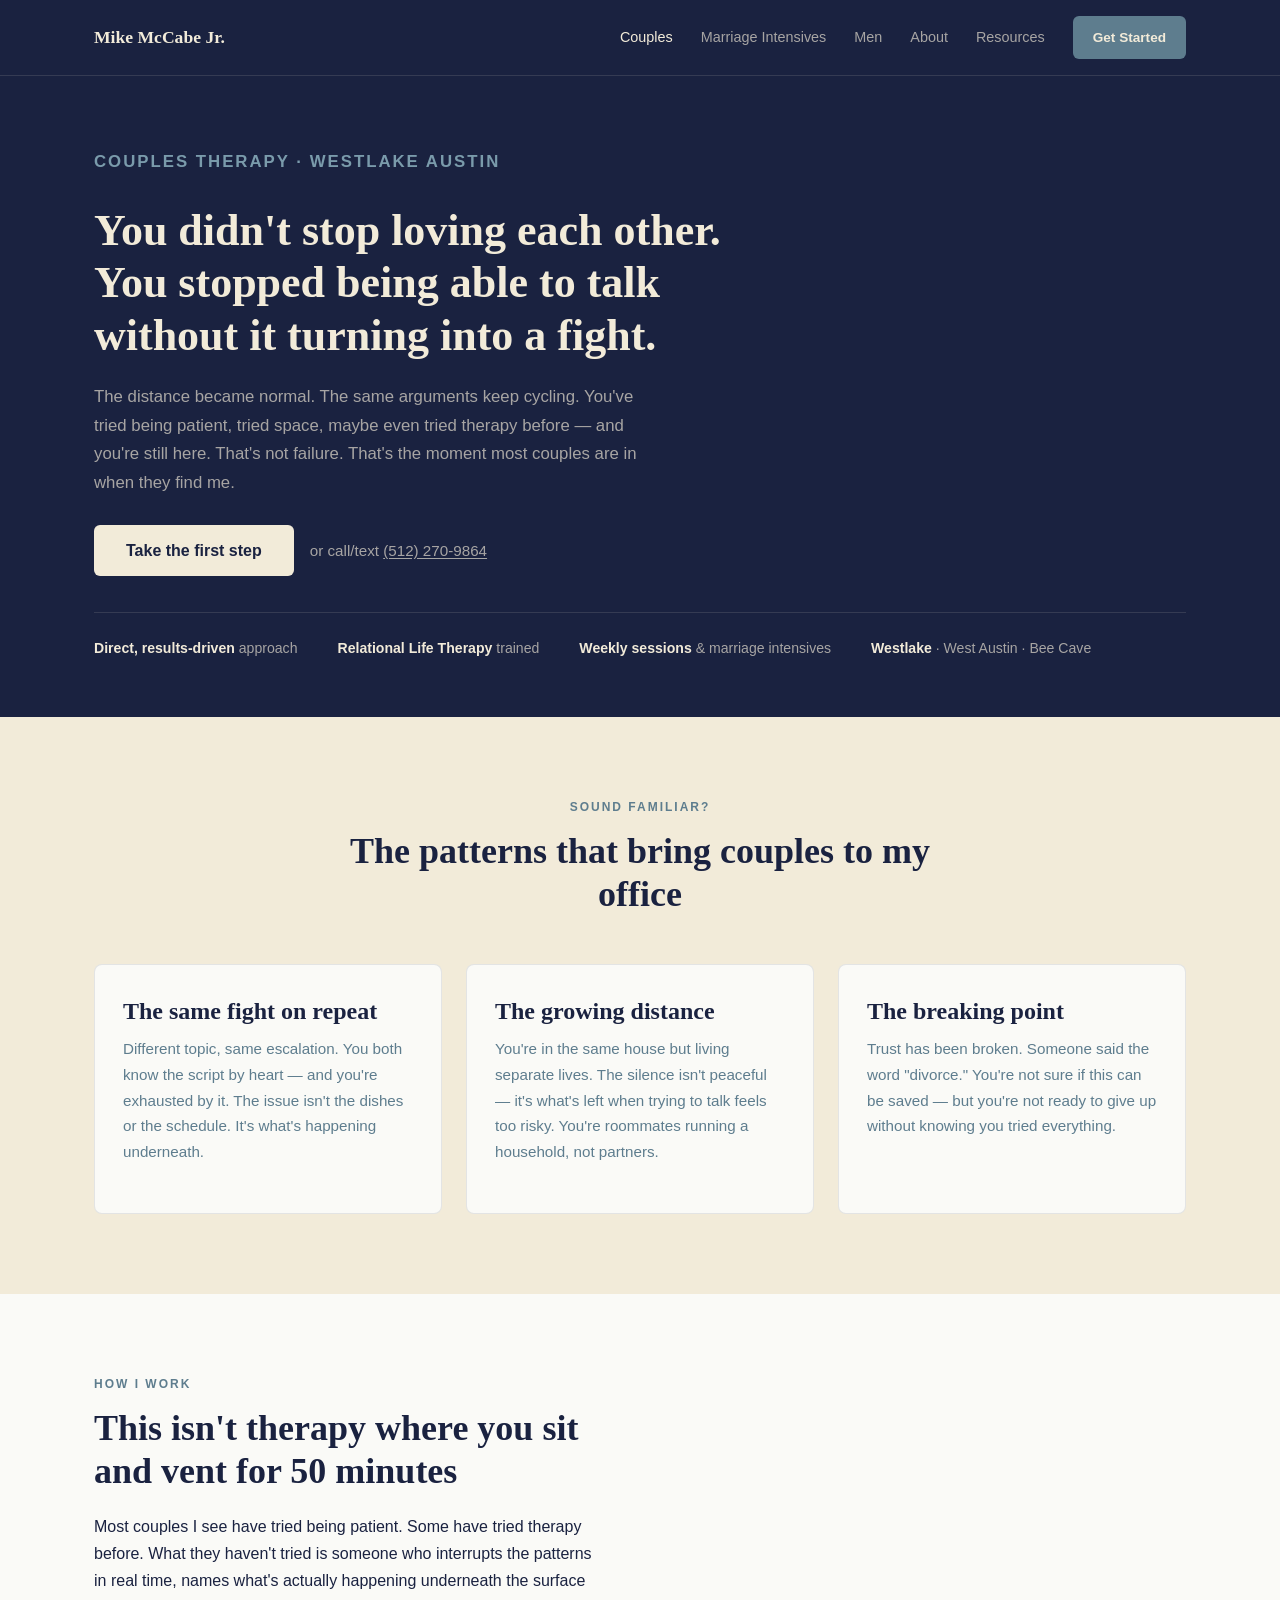
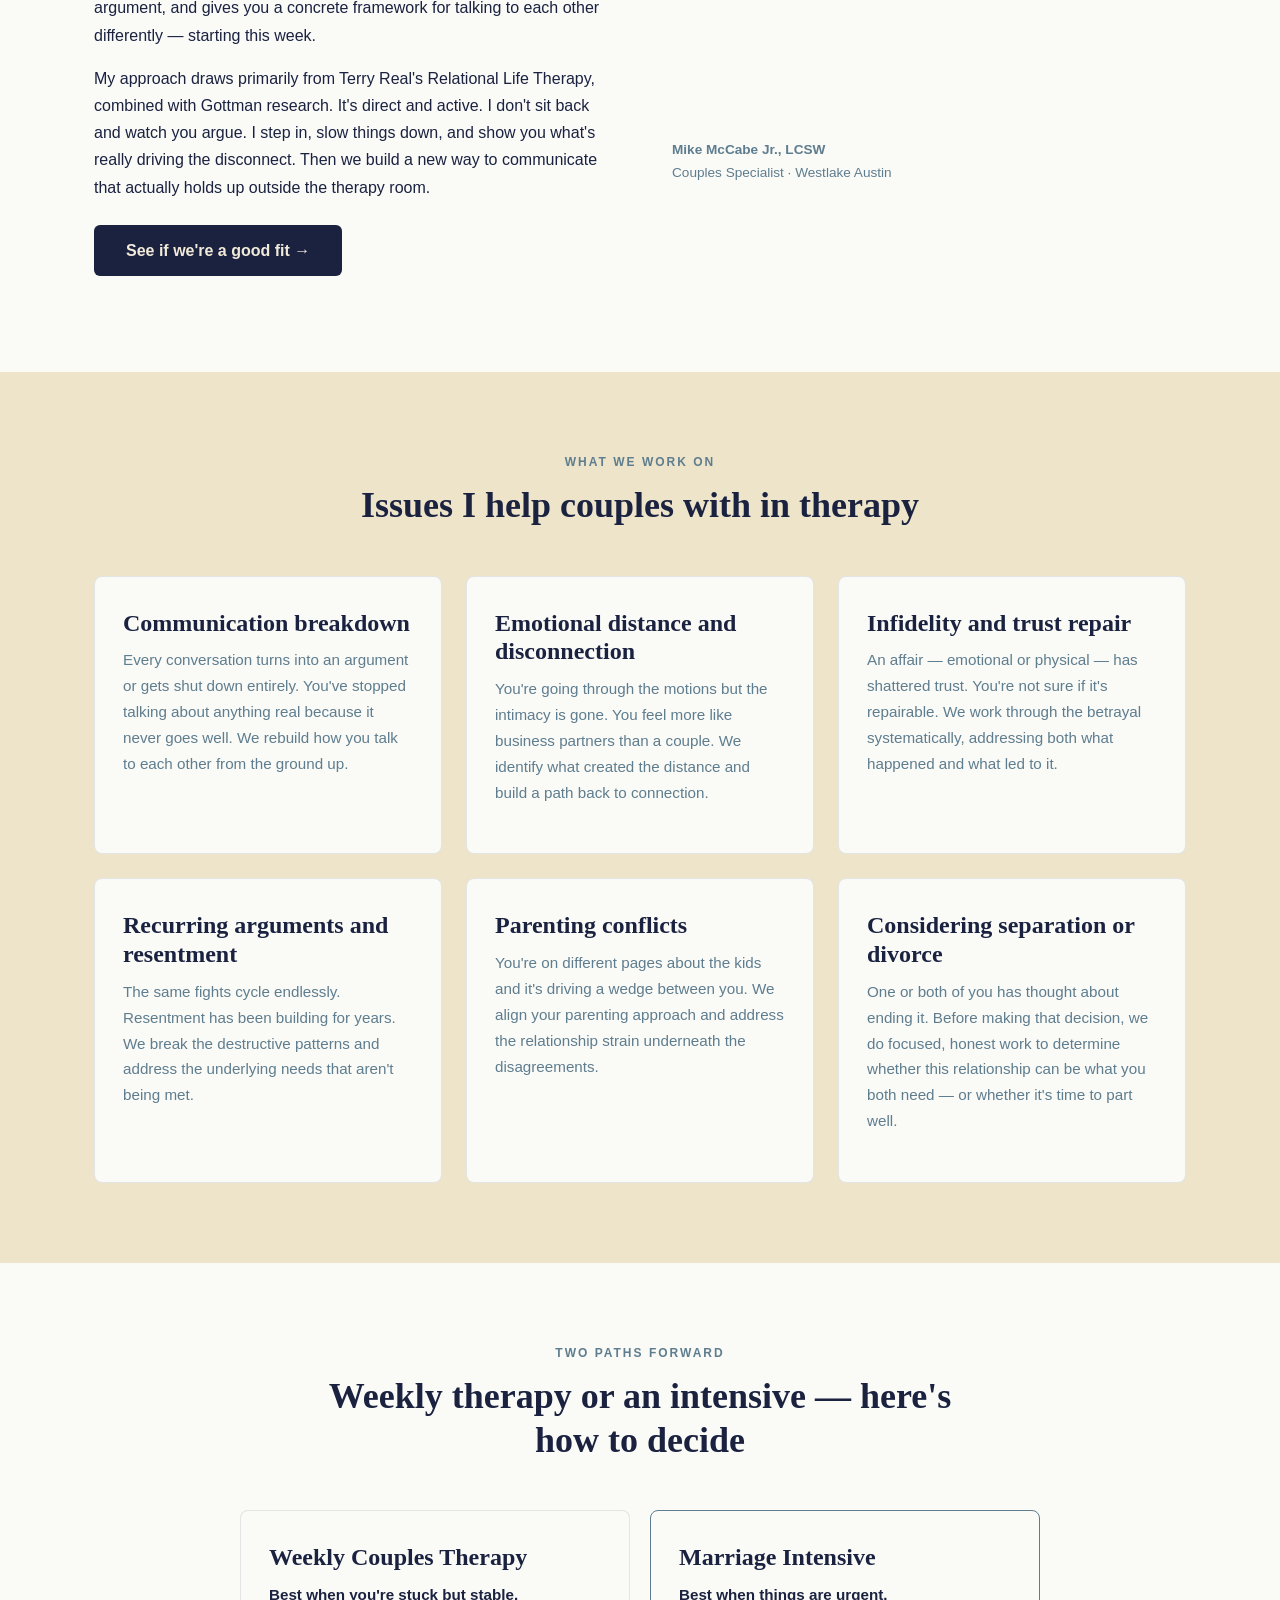
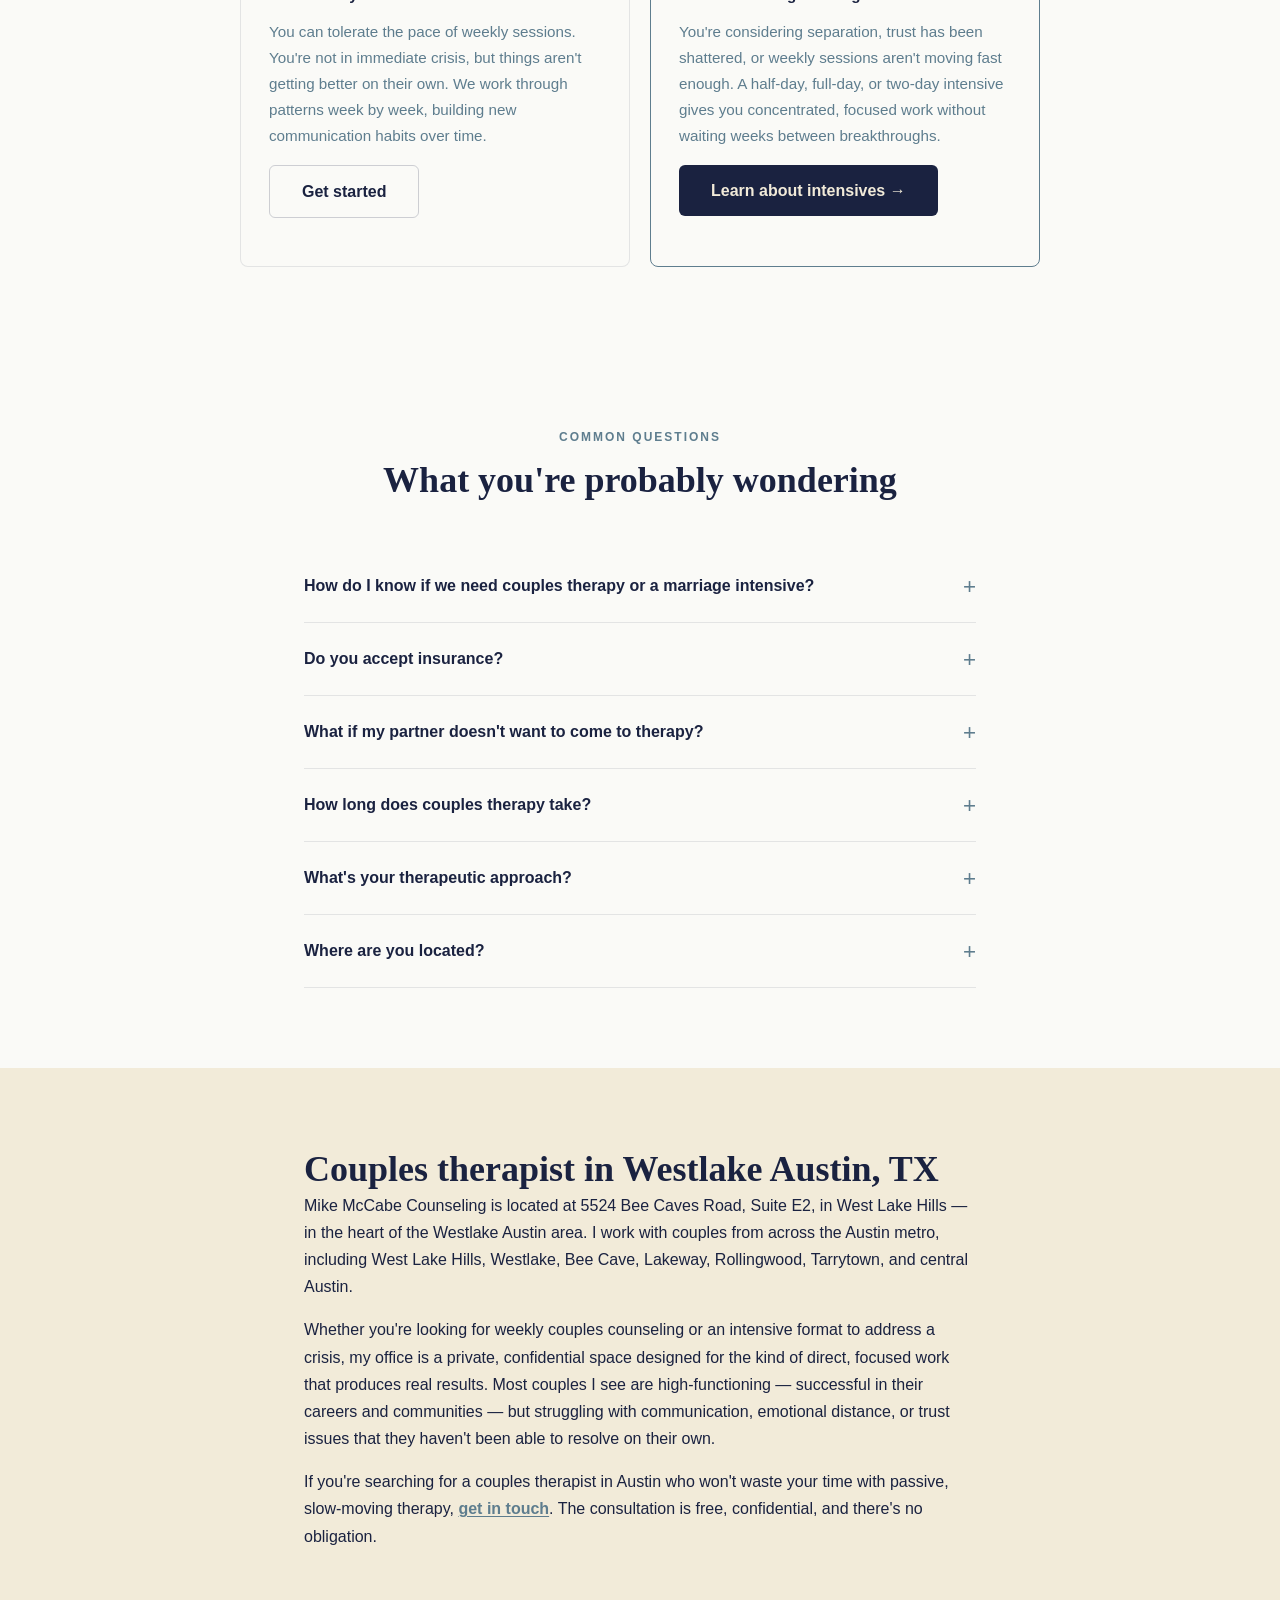
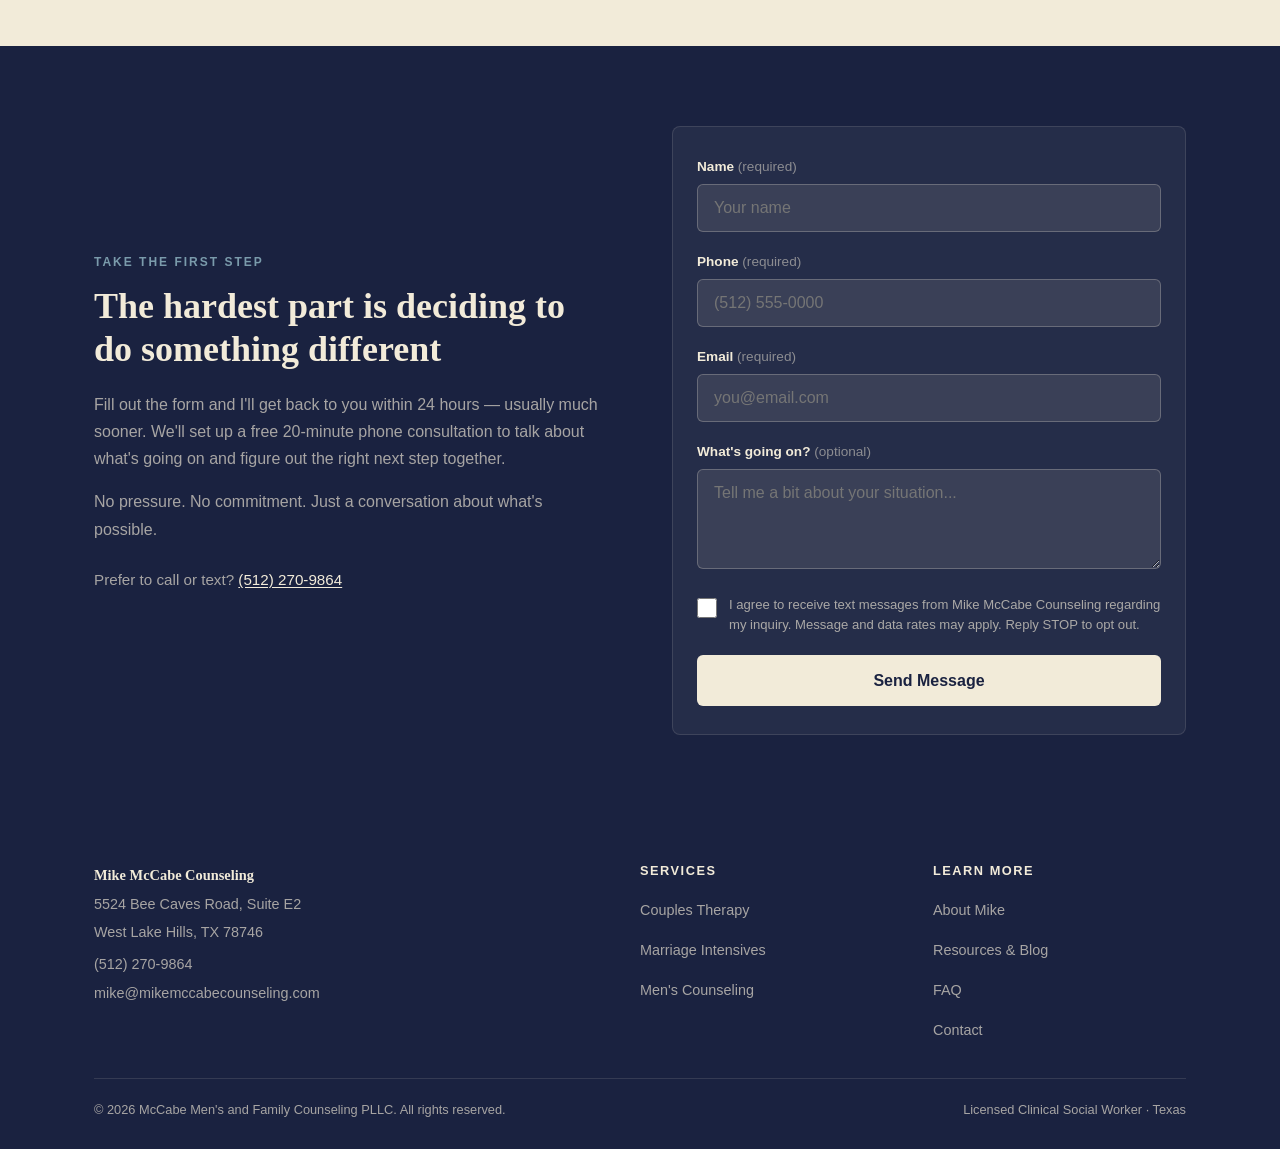
<file: index.html>
<!DOCTYPE html>
<html lang="en">
<head>
  <meta charset="UTF-8">
  <meta http-equiv="refresh" content="0; url=/couples.html">
  <title>Mike McCabe Counseling | Couples Therapy in Westlake Austin</title>
  <link rel="canonical" href="https://mikemccabecounseling.com/couples.html">
  <!-- Google Tag Manager -->
  <script>(function(w,d,s,l,i){w[l]=w[l]||[];w[l].push({'gtm.start':
  new Date().getTime(),event:'gtm.js'});var f=d.getElementsByTagName(s)[0],
  j=d.createElement(s),dl=l!='dataLayer'?'&l='+l:'';j.async=true;j.src=
  'https://www.googletagmanager.com/gtm.js?id='+i+dl;f.parentNode.insertBefore(j,f);
  })(window,document,'script','dataLayer','GTM-TH7GG8ZM');</script>
  <!-- End Google Tag Manager -->
</head>
<body>
  <!-- Google Tag Manager (noscript) -->
  <noscript><iframe src="https://www.googletagmanager.com/ns.html?id=GTM-TH7GG8ZM"
  height="0" width="0" style="display:none;visibility:hidden"></iframe></noscript>
  <!-- End Google Tag Manager (noscript) -->
  <p>Redirecting to <a href="/couples.html">Couples Therapy</a>...</p>
</body>
</html>
</file>
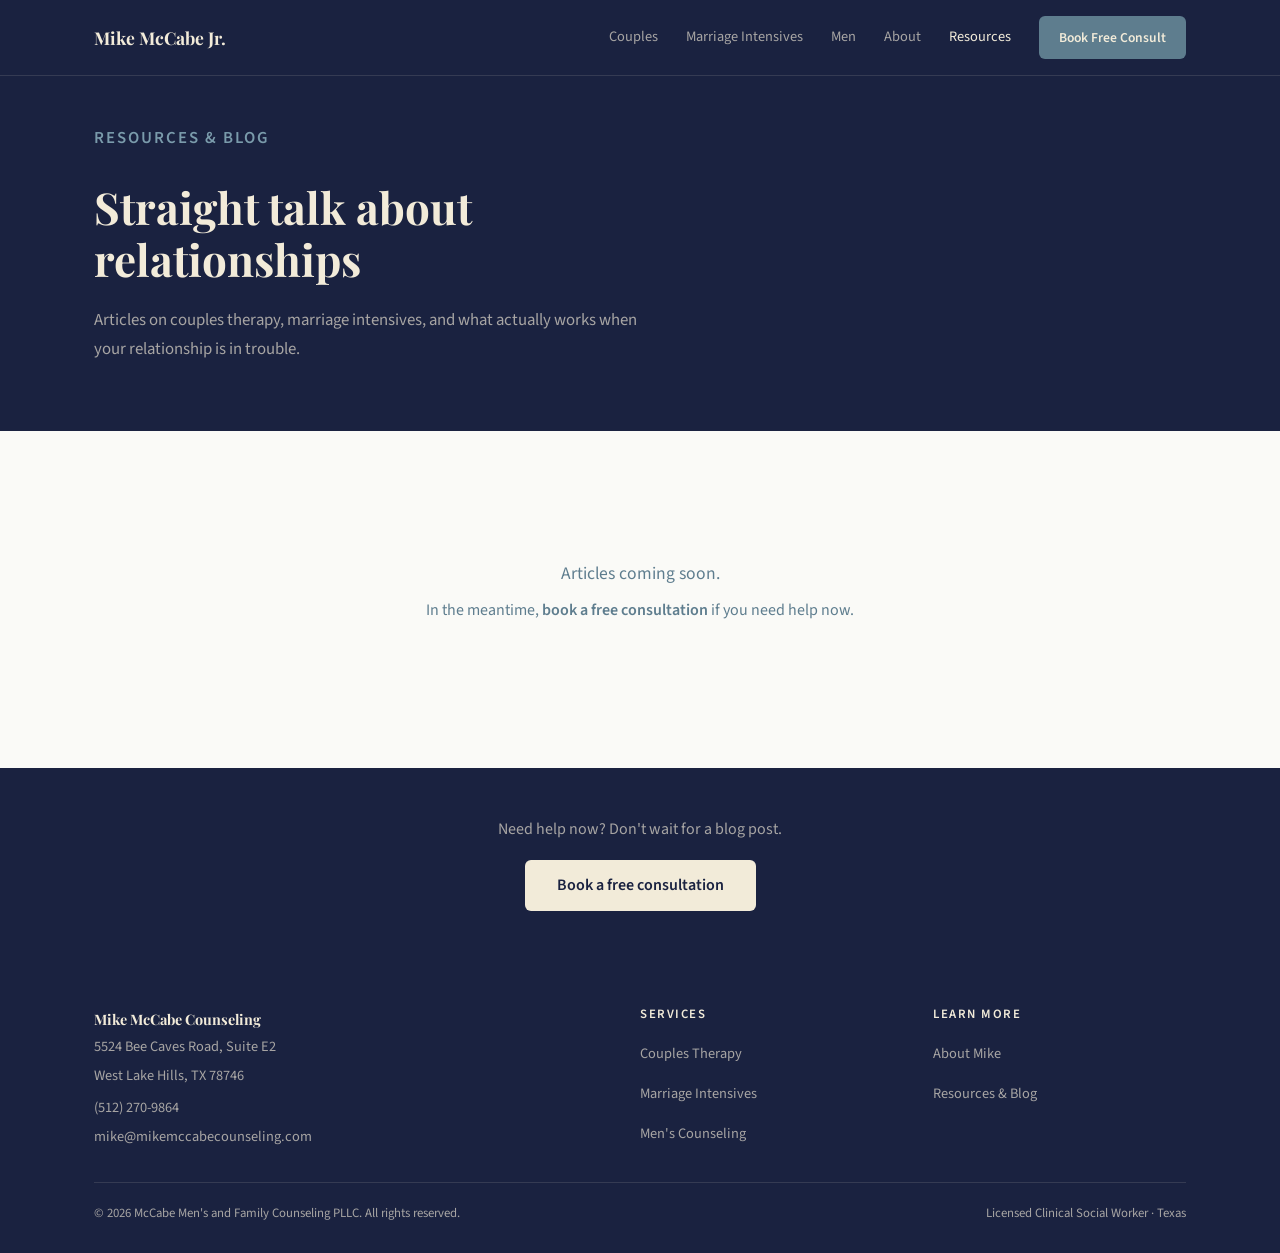
<file: blog/index.html>
<!DOCTYPE html>
<html lang="en">
<head>
  <meta charset="UTF-8">
  <meta name="viewport" content="width=device-width, initial-scale=1.0">
  <title>Resources &amp; Blog | Mike McCabe Counseling</title>
  <meta name="description" content="Articles on couples therapy, marriage intensives, and relationship health from Mike McCabe, LCSW in Westlake Austin.">
  <link rel="canonical" href="https://mikemccabecounseling.com/blog/">

  <link rel="preconnect" href="https://fonts.googleapis.com">
  <link rel="preconnect" href="https://fonts.gstatic.com" crossorigin>
  <link href="https://fonts.googleapis.com/css2?family=Playfair+Display:wght@400;700&family=Source+Sans+3:wght@400;600;700&display=swap" rel="stylesheet">
  <link rel="stylesheet" href="/css/style.css">
  <!-- Google Tag Manager -->
  <script>(function(w,d,s,l,i){w[l]=w[l]||[];w[l].push({'gtm.start':
  new Date().getTime(),event:'gtm.js'});var f=d.getElementsByTagName(s)[0],
  j=d.createElement(s),dl=l!='dataLayer'?'&l='+l:'';j.async=true;j.src=
  'https://www.googletagmanager.com/gtm.js?id='+i+dl;f.parentNode.insertBefore(j,f);
  })(window,document,'script','dataLayer','GTM-TH7GG8ZM');</script>
  <!-- End Google Tag Manager -->
</head>
<body>
  <!-- Google Tag Manager (noscript) -->
  <noscript><iframe src="https://www.googletagmanager.com/ns.html?id=GTM-TH7GG8ZM"
  height="0" width="0" style="display:none;visibility:hidden"></iframe></noscript>
  <!-- End Google Tag Manager (noscript) -->

  <!-- NAV -->
  <nav class="nav">
    <div class="nav-inner">
      <a href="/" class="nav-brand">Mike McCabe Jr.</a>
      <button class="nav-toggle" aria-label="Toggle navigation">
        <span></span><span></span><span></span>
      </button>
      <div class="nav-links">
        <a href="/couples.html">Couples</a>
        <a href="/intensives.html">Marriage Intensives</a>
        <a href="/mens.html">Men</a>
        <a href="/about.html">About</a>
        <a href="/blog/" class="active">Resources</a>
        <a href="/couples.html#contact" class="nav-cta">Book Free Consult</a>
      </div>
    </div>
  </nav>

  <!-- HEADER -->
  <section class="hero" style="padding: 48px 0 40px;">
    <div class="container">
      <p class="label">Resources &amp; Blog</p>
      <h1>Straight talk about relationships</h1>
      <p>Articles on couples therapy, marriage intensives, and what actually works when your relationship is in trouble.</p>
    </div>
  </section>

  <!-- BLOG POSTS -->
  <section class="section bg-white">
    <div class="container" style="max-width: 720px;">

      <!-- PLACEHOLDER — replace with real posts -->
      <div style="text-align: center; padding: 48px 0; color: var(--text-muted);">
        <p style="font-size: 1.1rem; margin-bottom: 8px;">Articles coming soon.</p>
        <p>In the meantime, <a href="/couples.html#contact" style="color: var(--slate); font-weight: 600;">book a free consultation</a> if you need help now.</p>
      </div>

      <!-- TEMPLATE FOR FUTURE POSTS:
      <div class="blog-card">
        <p class="blog-meta">April 14, 2026 · Couples Therapy</p>
        <h3><a href="/blog/signs-your-marriage-needs-more-than-weekly-therapy.html">Signs Your Marriage Needs More Than Weekly Therapy</a></h3>
        <p>If you've been going to couples counseling and things aren't changing, it might not be the therapy that's the problem — it might be the format.</p>
      </div>

      <div class="blog-card">
        <p class="blog-meta">April 10, 2026 · Marriage Intensives</p>
        <h3><a href="/blog/marriage-intensive-vs-weekly-couples-therapy.html">Marriage Intensive vs. Weekly Couples Therapy: Which Is Right?</a></h3>
        <p>A breakdown of when weekly sessions make sense, when an intensive is better, and how to decide.</p>
      </div>
      -->

    </div>
  </section>

  <!-- CTA -->
  <section class="section-sm bg-navy">
    <div class="container" style="text-align: center;">
      <p style="color: var(--text-muted-on-navy); margin-bottom: 16px;">Need help now? Don't wait for a blog post.</p>
      <a href="/couples.html#contact" class="btn btn-primary">Book a free consultation</a>
    </div>
  </section>

  <!-- FOOTER -->
  <footer class="footer">
    <div class="container">
      <div class="footer-grid">
        <div>
          <p class="footer-brand">Mike McCabe Counseling</p>
          <p>5524 Bee Caves Road, Suite E2</p>
          <p>West Lake Hills, TX 78746</p>
          <p style="margin-top: 8px;"><a href="tel:5122709864">(512) 270-9864</a></p>
          <p><a href="mailto:mike@mikemccabecounseling.com">mike@mikemccabecounseling.com</a></p>
        </div>
        <div>
          <h4>Services</h4>
          <div class="footer-links">
            <a href="/couples.html">Couples Therapy</a>
            <a href="/intensives.html">Marriage Intensives</a>
            <a href="/mens.html">Men's Counseling</a>
          </div>
        </div>
        <div>
          <h4>Learn More</h4>
          <div class="footer-links">
            <a href="/about.html">About Mike</a>
            <a href="/blog/">Resources &amp; Blog</a>
          </div>
        </div>
      </div>
      <div class="footer-bottom">
        <span>&copy; 2026 McCabe Men's and Family Counseling PLLC. All rights reserved.</span>
        <span>Licensed Clinical Social Worker · Texas</span>
      </div>
    </div>
  </footer>

  <script src="/js/main.js"></script>
</body>
</html>
</file>
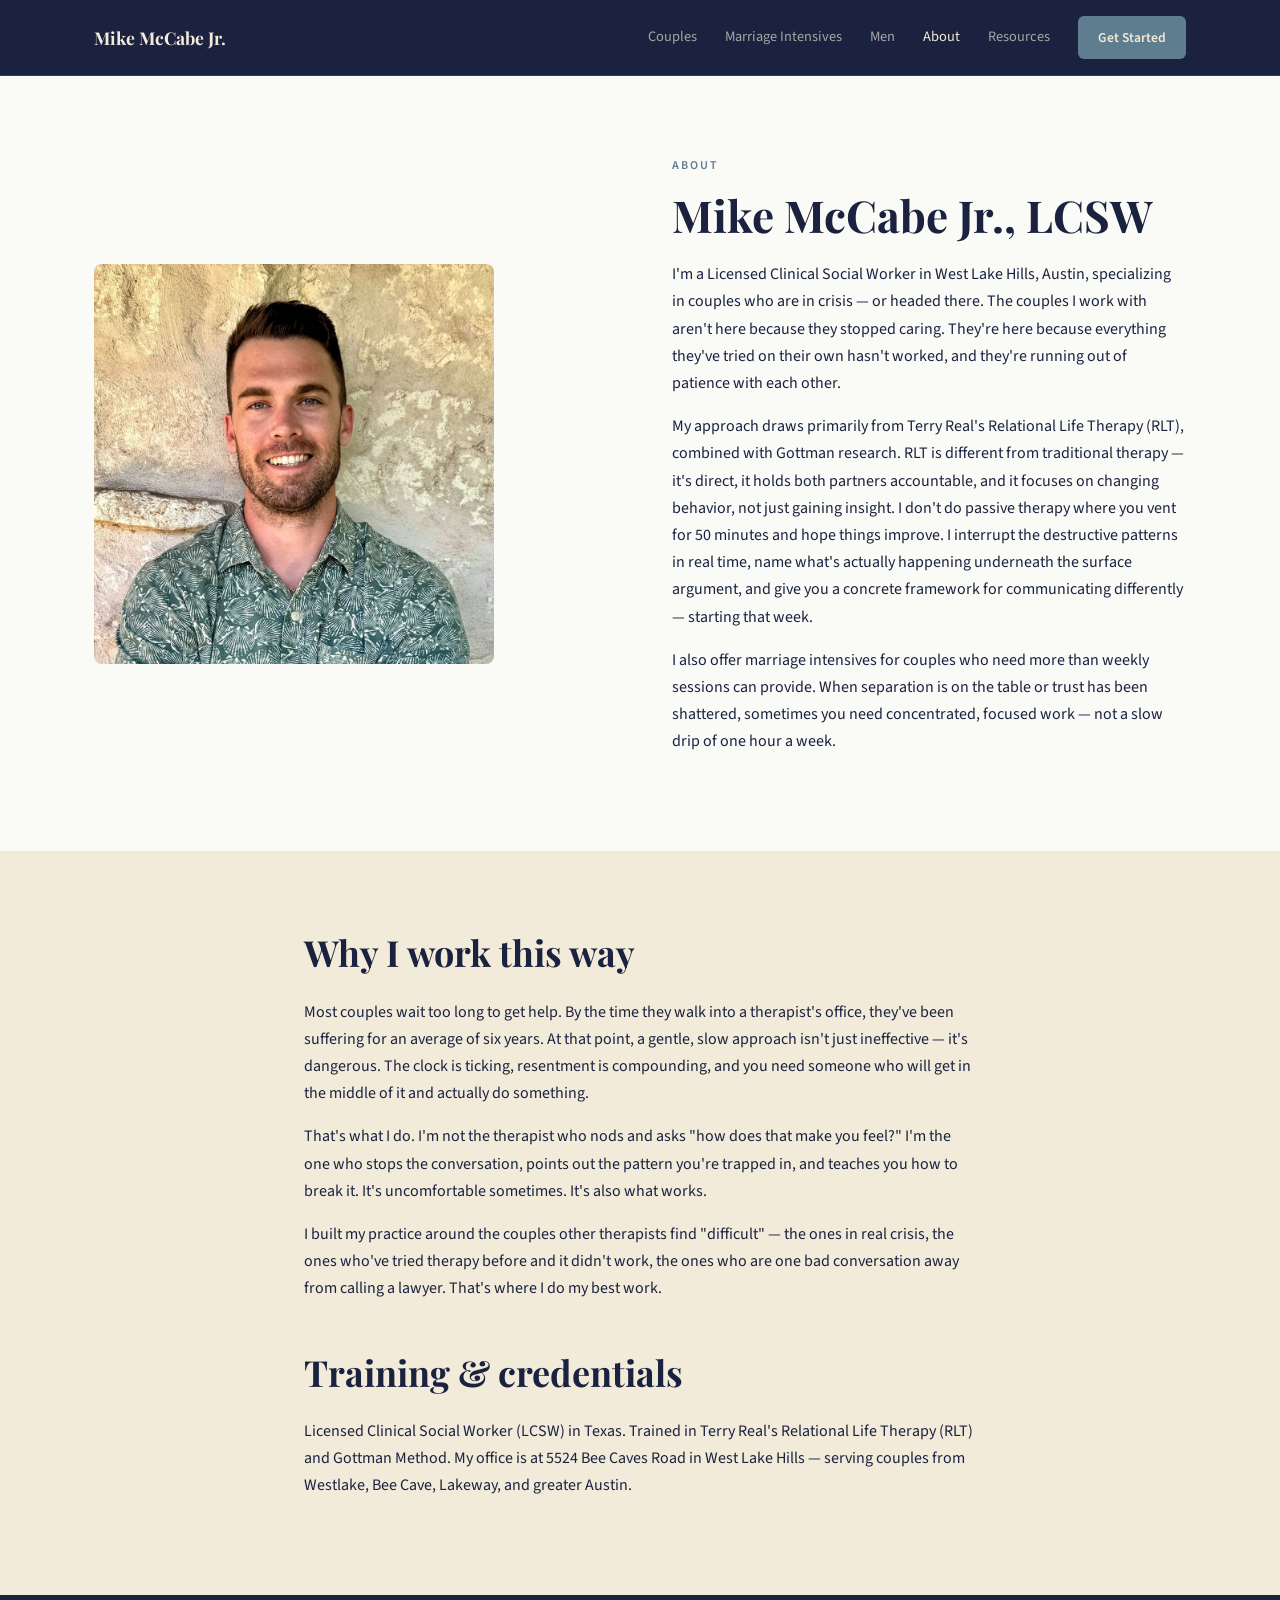
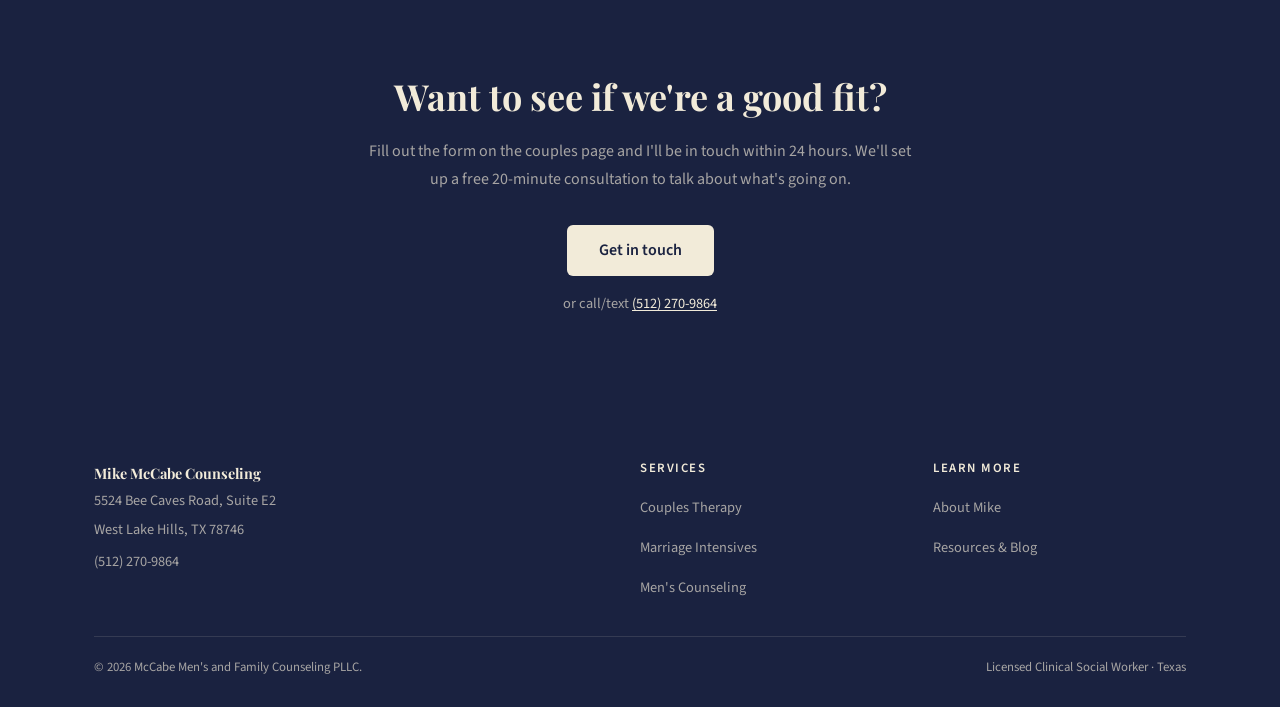
<file: about.html>
<!DOCTYPE html>
<html lang="en">
<head>
  <meta charset="UTF-8">
  <meta name="viewport" content="width=device-width, initial-scale=1.0">
  <title>About Mike McCabe Jr., LCSW | Couples Therapist in Westlake Austin</title>
  <meta name="description" content="Mike McCabe Jr. is a Licensed Clinical Social Worker specializing in crisis couples therapy and marriage intensives in Westlake Austin. Relational Life Therapy trained.">
  <link rel="canonical" href="https://mikemccabecounseling.com/about.html">
  <meta property="og:title" content="About Mike McCabe Jr., LCSW | Couples Therapist in Westlake Austin">
  <meta property="og:description" content="Licensed Clinical Social Worker specializing in crisis couples therapy and marriage intensives. Westlake Austin.">
  <meta property="og:type" content="website">

  <link rel="preconnect" href="https://fonts.googleapis.com">
  <link rel="preconnect" href="https://fonts.gstatic.com" crossorigin>
  <link href="https://fonts.googleapis.com/css2?family=Playfair+Display:wght@400;700&family=Source+Sans+3:wght@400;600;700&display=swap" rel="stylesheet">
  <link rel="stylesheet" href="/css/style.css">

  <script type="application/ld+json">
  {
    "@context": "https://schema.org",
    "@type": "Person",
    "name": "Mike McCabe Jr.",
    "jobTitle": "Licensed Clinical Social Worker",
    "description": "Crisis couples therapist and marriage intensive specialist in Westlake Austin, TX",
    "url": "https://mikemccabecounseling.com/about.html",
    "image": "https://mikemccabecounseling.com/images/mike-mccabe-headshot.png",
    "telephone": "+15122709864",
    "worksFor": {
      "@type": "Organization",
      "name": "McCabe Men's and Family Counseling PLLC",
      "url": "https://mikemccabecounseling.com"
    },
    "address": {
      "@type": "PostalAddress",
      "streetAddress": "5524 Bee Caves Road, Suite E2",
      "addressLocality": "West Lake Hills",
      "addressRegion": "TX",
      "postalCode": "78746"
    }
  }
  </script>
  <!-- Google Tag Manager -->
  <script>(function(w,d,s,l,i){w[l]=w[l]||[];w[l].push({'gtm.start':
  new Date().getTime(),event:'gtm.js'});var f=d.getElementsByTagName(s)[0],
  j=d.createElement(s),dl=l!='dataLayer'?'&l='+l:'';j.async=true;j.src=
  'https://www.googletagmanager.com/gtm.js?id='+i+dl;f.parentNode.insertBefore(j,f);
  })(window,document,'script','dataLayer','GTM-TH7GG8ZM');</script>
  <!-- End Google Tag Manager -->
</head>
<body>
  <!-- Google Tag Manager (noscript) -->
  <noscript><iframe src="https://www.googletagmanager.com/ns.html?id=GTM-TH7GG8ZM"
  height="0" width="0" style="display:none;visibility:hidden"></iframe></noscript>
  <!-- End Google Tag Manager (noscript) -->

  <nav class="nav">
    <div class="nav-inner">
      <a href="/" class="nav-brand">Mike McCabe Jr.</a>
      <button class="nav-toggle" aria-label="Toggle navigation"><span></span><span></span><span></span></button>
      <div class="nav-links">
        <a href="/couples.html">Couples</a>
        <a href="/intensives.html">Marriage Intensives</a>
        <a href="/mens.html">Men</a>
        <a href="/about.html" class="active">About</a>
        <a href="/blog/">Resources</a>
        <a href="/couples.html#contact" class="nav-cta">Get Started</a>
      </div>
    </div>
  </nav>

  <!-- BIO — headshot large -->
  <section class="section bg-white">
    <div class="container">
      <div class="two-col">
        <div>
          <img src="/images/mike-mccabe-headshot.png" alt="Mike McCabe Jr., LCSW — Couples therapist in Westlake Austin" class="headshot" loading="lazy">
        </div>
        <div>
          <span class="label">About</span>
          <h1 style="margin: 12px 0 20px;">Mike McCabe Jr., LCSW</h1>
          <p>I'm a Licensed Clinical Social Worker in West Lake Hills, Austin, specializing in couples who are in crisis — or headed there. The couples I work with aren't here because they stopped caring. They're here because everything they've tried on their own hasn't worked, and they're running out of patience with each other.</p>
          <p>My approach draws primarily from Terry Real's Relational Life Therapy (RLT), combined with Gottman research. RLT is different from traditional therapy — it's direct, it holds both partners accountable, and it focuses on changing behavior, not just gaining insight. I don't do passive therapy where you vent for 50 minutes and hope things improve. I interrupt the destructive patterns in real time, name what's actually happening underneath the surface argument, and give you a concrete framework for communicating differently — starting that week.</p>
          <p>I also offer marriage intensives for couples who need more than weekly sessions can provide. When separation is on the table or trust has been shattered, sometimes you need concentrated, focused work — not a slow drip of one hour a week.</p>
        </div>
      </div>
    </div>
  </section>

  <section class="section bg-cream">
    <div class="container" style="max-width: 720px;">
      <h2 style="margin-bottom: 24px;">Why I work this way</h2>
      <p>Most couples wait too long to get help. By the time they walk into a therapist's office, they've been suffering for an average of six years. At that point, a gentle, slow approach isn't just ineffective — it's dangerous. The clock is ticking, resentment is compounding, and you need someone who will get in the middle of it and actually do something.</p>
      <p>That's what I do. I'm not the therapist who nods and asks "how does that make you feel?" I'm the one who stops the conversation, points out the pattern you're trapped in, and teaches you how to break it. It's uncomfortable sometimes. It's also what works.</p>
      <p>I built my practice around the couples other therapists find "difficult" — the ones in real crisis, the ones who've tried therapy before and it didn't work, the ones who are one bad conversation away from calling a lawyer. That's where I do my best work.</p>

      <h2 style="margin: 48px 0 24px;">Training &amp; credentials</h2>
      <p>Licensed Clinical Social Worker (LCSW) in Texas. Trained in Terry Real's Relational Life Therapy (RLT) and Gottman Method. My office is at 5524 Bee Caves Road in West Lake Hills — serving couples from Westlake, Bee Cave, Lakeway, and greater Austin.</p>
    </div>
  </section>

  <section class="section bg-navy">
    <div class="container cta-center">
      <h2 style="color: var(--cream); margin-bottom: 20px;">Want to see if we're a good fit?</h2>
      <p style="color: var(--text-muted-on-navy); margin-bottom: 32px;">Fill out the form on the couples page and I'll be in touch within 24 hours. We'll set up a free 20-minute consultation to talk about what's going on.</p>
      <a href="/couples.html#contact" class="btn btn-primary">Get in touch</a>
      <p style="margin-top: 16px; font-size: 0.9rem; color: var(--text-muted-on-navy);">or call/text <a href="tel:5122709864" style="color: var(--cream); text-decoration: underline; text-underline-offset: 2px;">(512) 270-9864</a></p>
    </div>
  </section>

  <footer class="footer">
    <div class="container">
      <div class="footer-grid">
        <div>
          <p class="footer-brand">Mike McCabe Counseling</p>
          <p>5524 Bee Caves Road, Suite E2</p>
          <p>West Lake Hills, TX 78746</p>
          <p style="margin-top: 8px;"><a href="tel:5122709864">(512) 270-9864</a></p>
        </div>
        <div>
          <h4>Services</h4>
          <div class="footer-links">
            <a href="/couples.html">Couples Therapy</a>
            <a href="/intensives.html">Marriage Intensives</a>
            <a href="/mens.html">Men's Counseling</a>
          </div>
        </div>
        <div>
          <h4>Learn More</h4>
          <div class="footer-links">
            <a href="/about.html">About Mike</a>
            <a href="/blog/">Resources &amp; Blog</a>
          </div>
        </div>
      </div>
      <div class="footer-bottom">
        <span>&copy; 2026 McCabe Men's and Family Counseling PLLC.</span>
        <span>Licensed Clinical Social Worker · Texas</span>
      </div>
    </div>
  </footer>

  <script src="/js/main.js"></script>
</body>
</html>
</file>
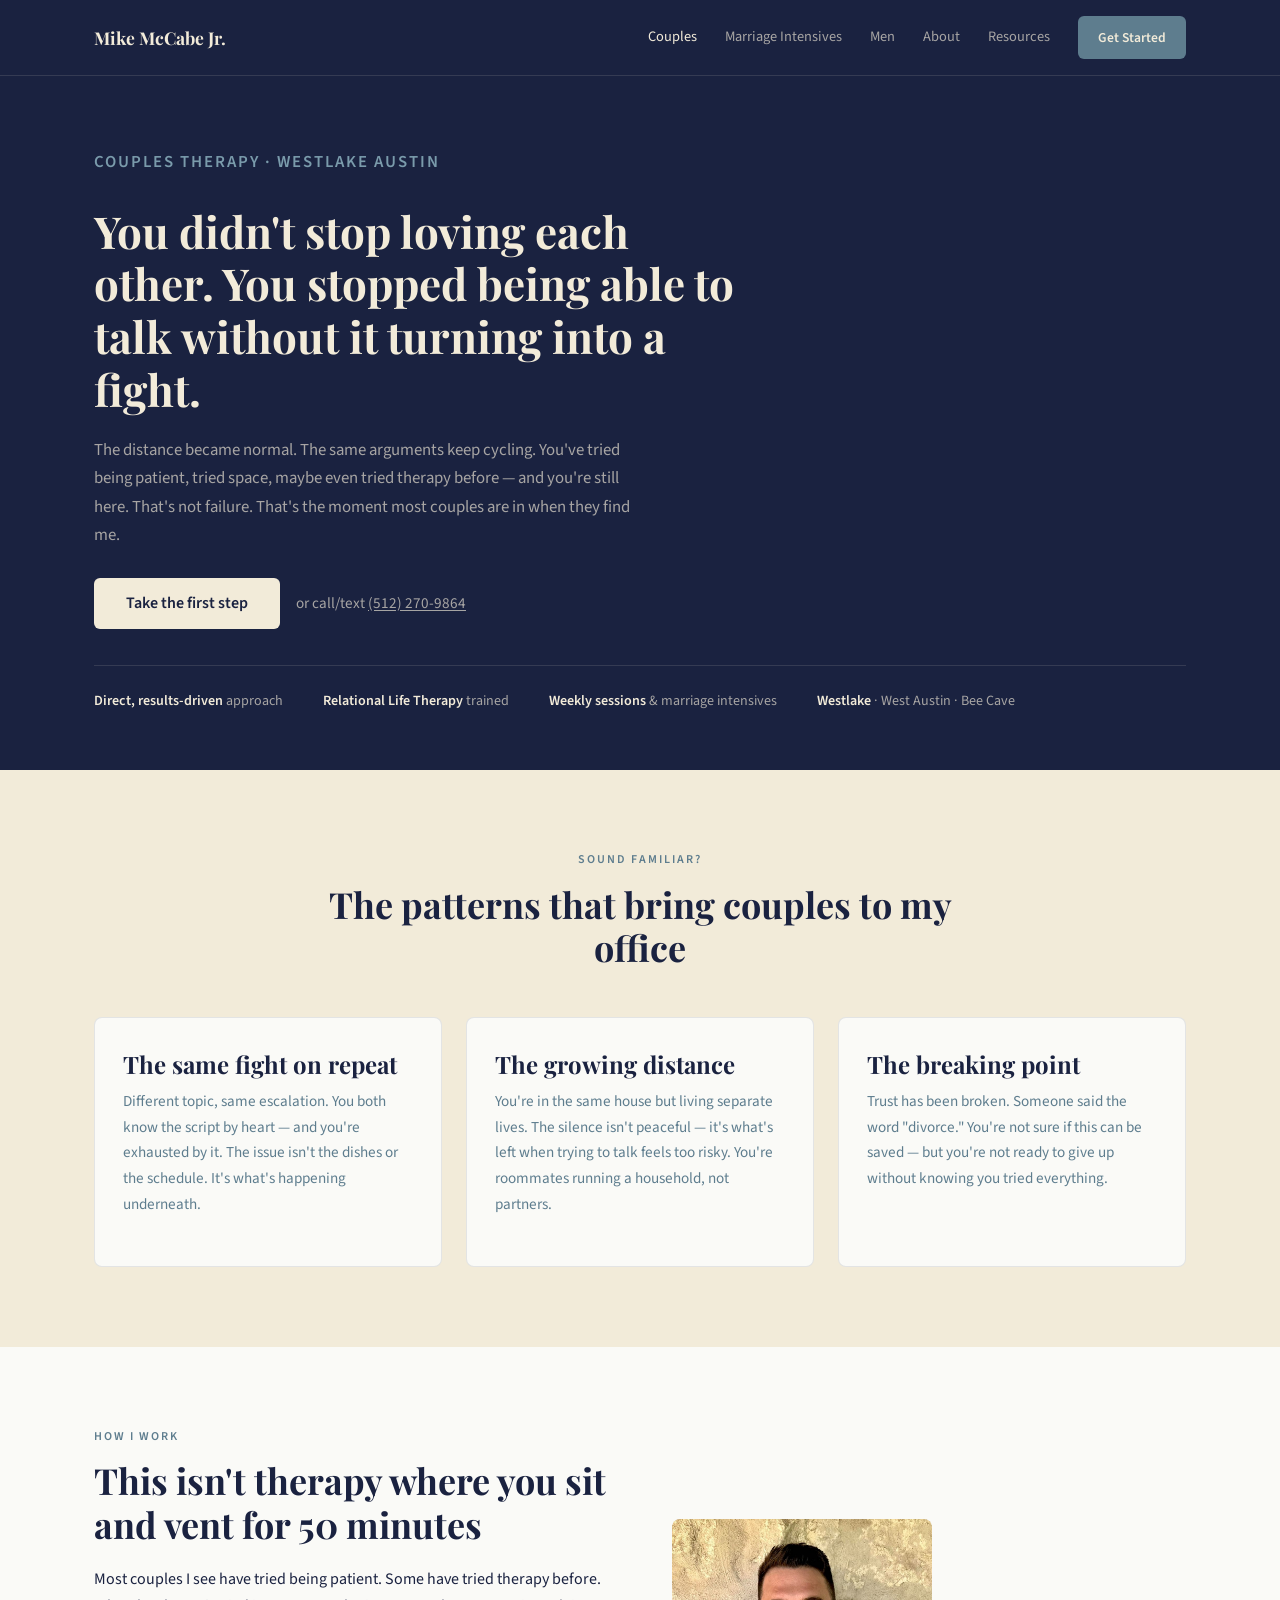
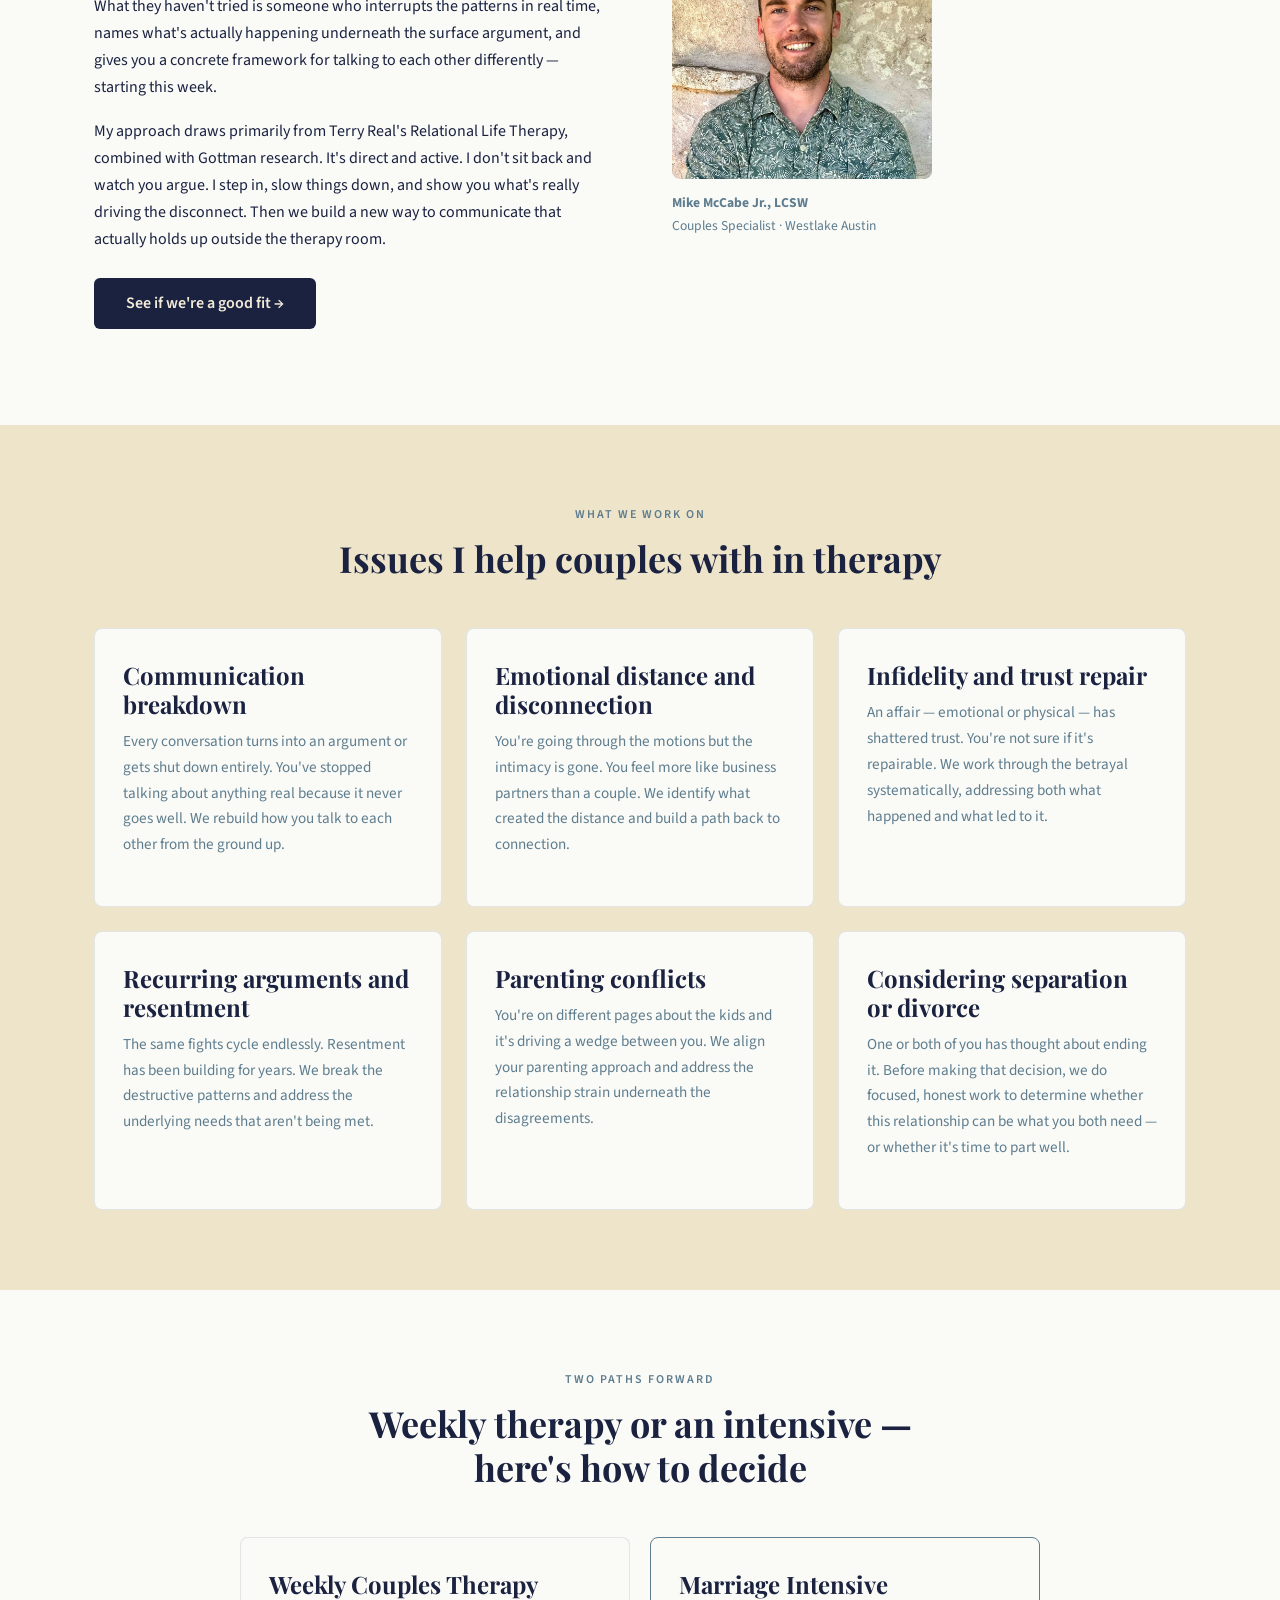
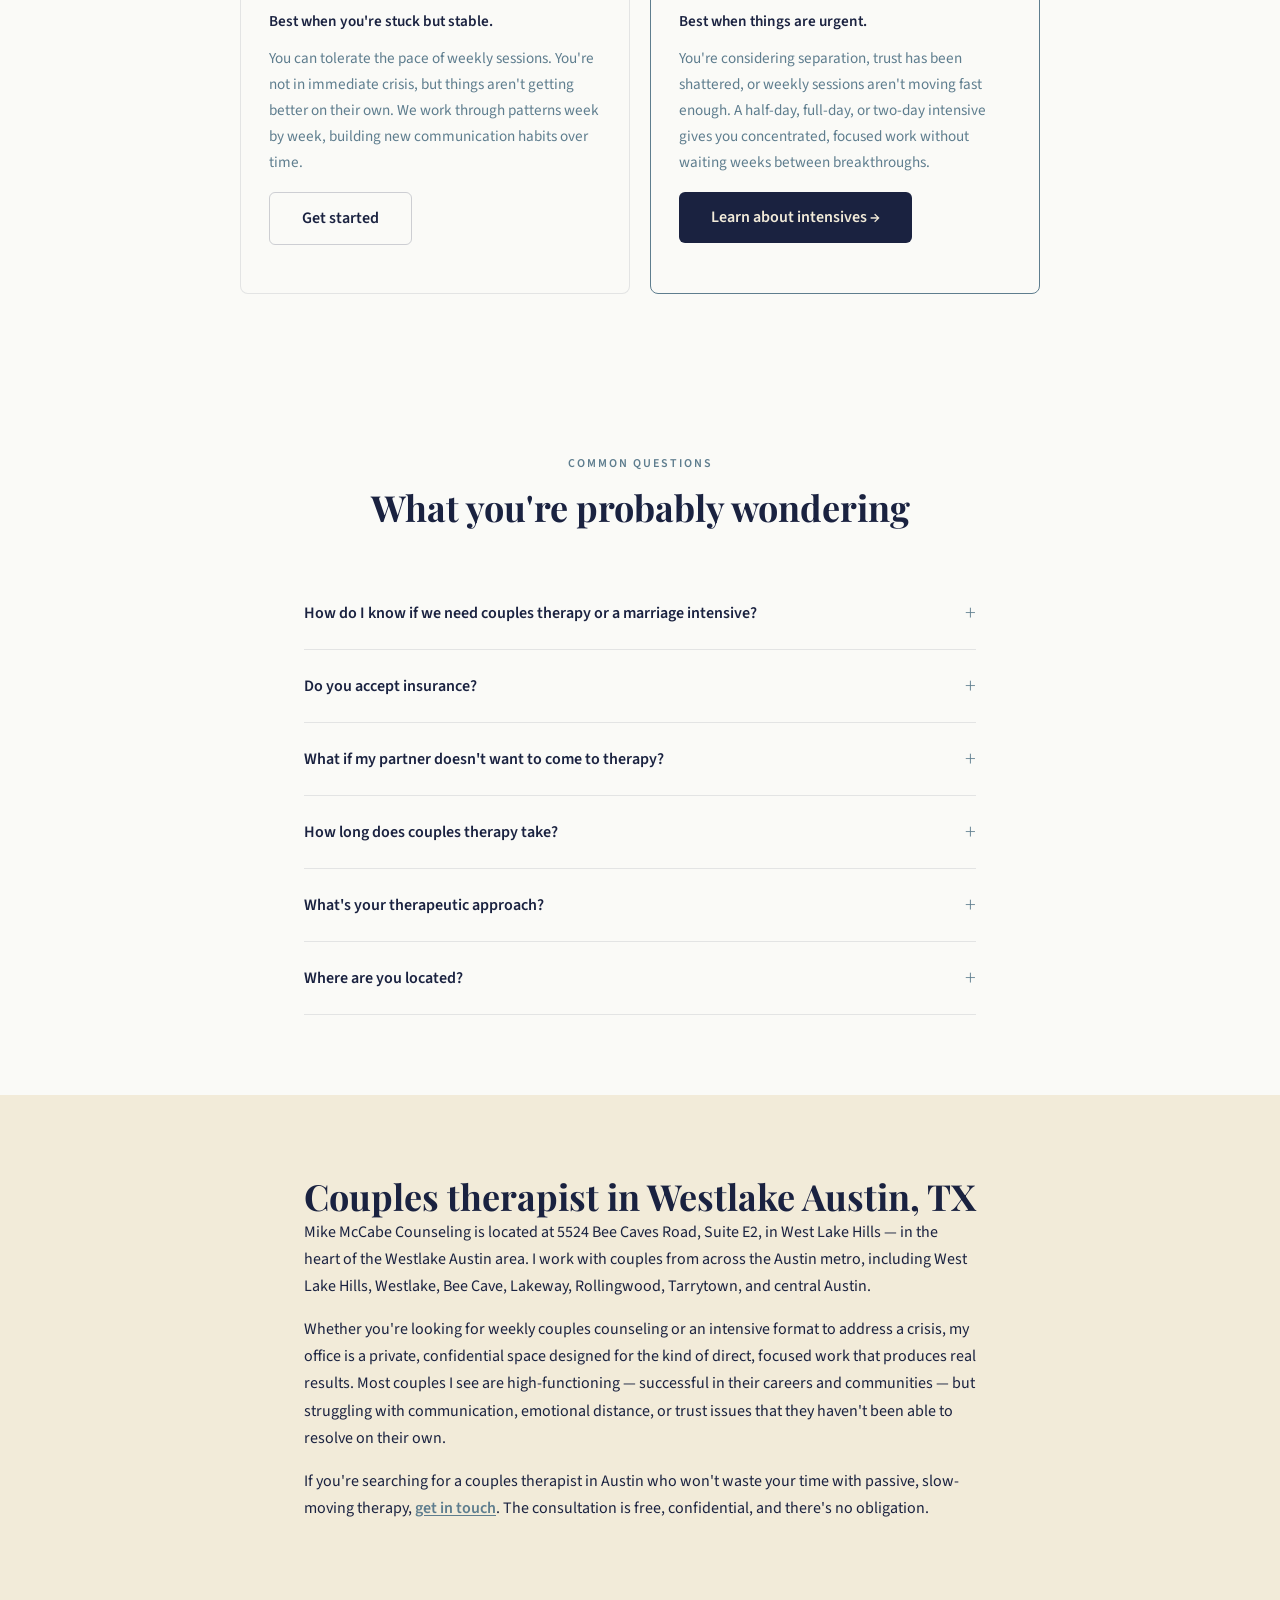
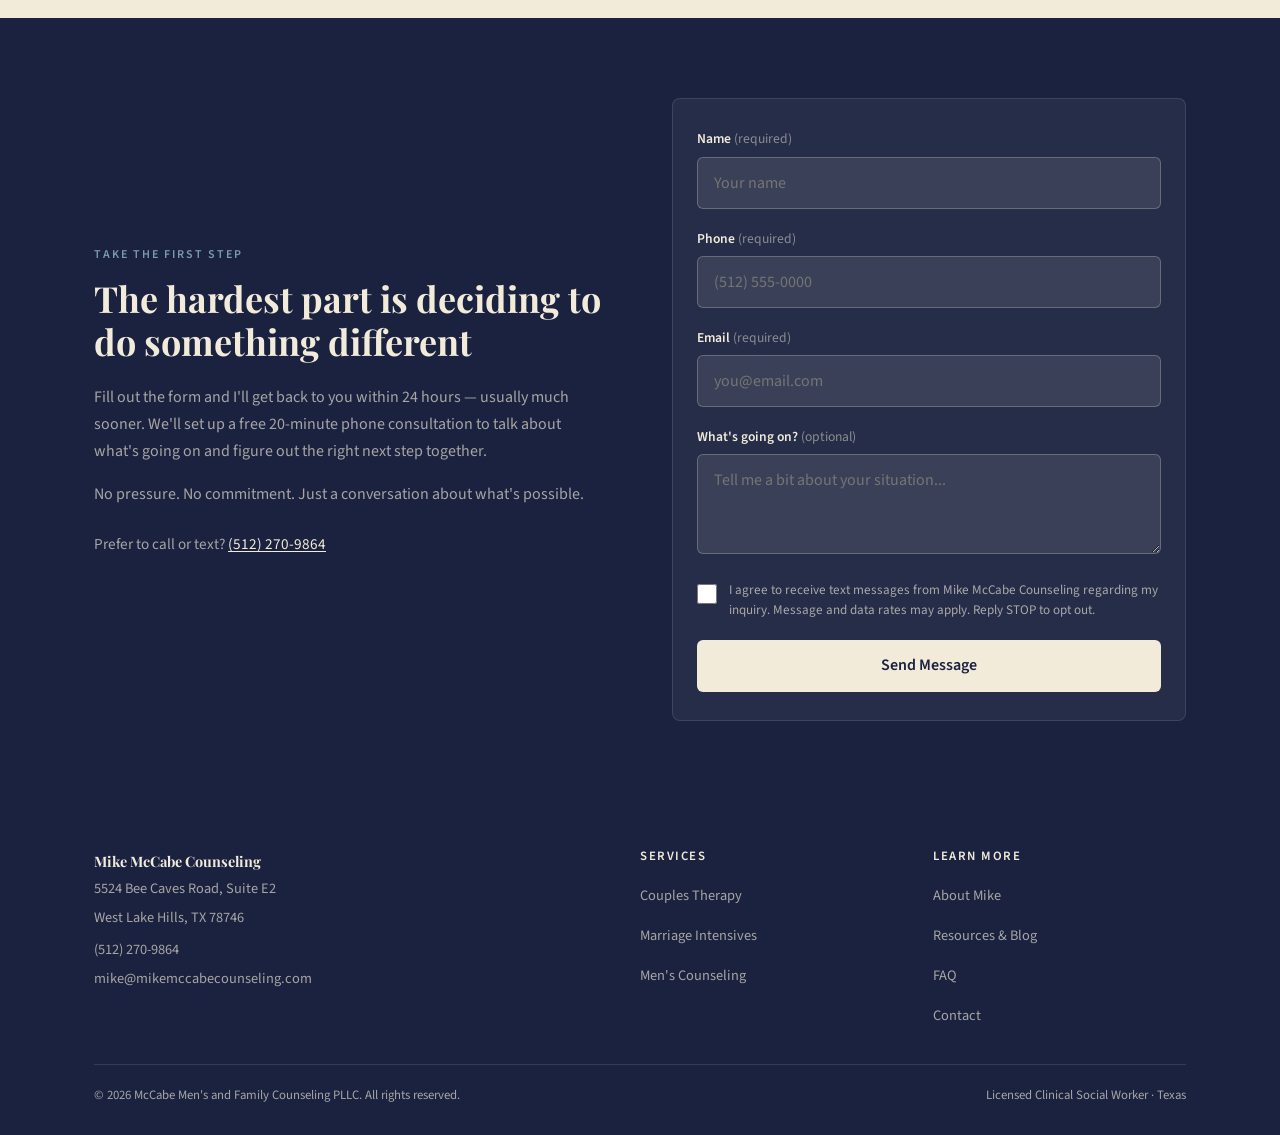
<file: couples.html>
<!DOCTYPE html>
<html lang="en">
<head>
  <meta charset="UTF-8">
  <meta name="viewport" content="width=device-width, initial-scale=1.0">
  <title>Couples Therapy in Westlake Austin | Mike McCabe Counseling</title>
  <meta name="description" content="Crisis couples counseling and marriage intensives in Westlake Austin. When weekly therapy isn't enough, Mike McCabe offers a different approach. Book a free consultation.">
  <meta name="keywords" content="couples therapy austin, marriage counseling westlake, couples counseling west lake hills, crisis couples therapy austin, marriage intensive austin">
  <link rel="canonical" href="https://mikemccabecounseling.com/couples.html">

  <meta property="og:title" content="Couples Therapy in Westlake Austin | Mike McCabe Counseling">
  <meta property="og:description" content="When the same fights keep happening and weekly therapy isn't enough. Crisis couples counseling and marriage intensives in Westlake Austin.">
  <meta property="og:type" content="website">
  <meta property="og:url" content="https://mikemccabecounseling.com/couples.html">
  <meta property="og:image" content="https://mikemccabecounseling.com/images/mike-mccabe-headshot.png">

  <link rel="preconnect" href="https://fonts.googleapis.com">
  <link rel="preconnect" href="https://fonts.gstatic.com" crossorigin>
  <link href="https://fonts.googleapis.com/css2?family=Playfair+Display:wght@400;700&family=Source+Sans+3:wght@400;600;700&display=swap" rel="stylesheet">
  <link rel="stylesheet" href="/css/style.css">

  <!-- Local Business Schema -->
  <script type="application/ld+json">
  {
    "@context": "https://schema.org",
    "@type": "ProfessionalService",
    "name": "Mike McCabe Counseling",
    "alternateName": "McCabe Men's and Family Counseling PLLC",
    "description": "Crisis couples counseling and marriage intensives in Westlake Austin.",
    "url": "https://mikemccabecounseling.com",
    "telephone": "+15122709864",
    "address": {
      "@type": "PostalAddress",
      "streetAddress": "5524 Bee Caves Road, Suite E2",
      "addressLocality": "West Lake Hills",
      "addressRegion": "TX",
      "postalCode": "78746",
      "addressCountry": "US"
    },
    "geo": { "@type": "GeoCoordinates", "latitude": 30.2969, "longitude": -97.8078 },
    "areaServed": [
      { "@type": "City", "name": "West Lake Hills" },
      { "@type": "City", "name": "Austin" },
      { "@type": "City", "name": "Bee Cave" },
      { "@type": "City", "name": "Lakeway" }
    ],
    "hasOfferCatalog": {
      "@type": "OfferCatalog",
      "name": "Counseling Services",
      "itemListElement": [
        { "@type": "Offer", "itemOffered": { "@type": "Service", "name": "Crisis Couples Counseling" } },
        { "@type": "Offer", "itemOffered": { "@type": "Service", "name": "Marriage Intensive — Half Day" }, "price": "1800", "priceCurrency": "USD" },
        { "@type": "Offer", "itemOffered": { "@type": "Service", "name": "Marriage Intensive — Full Day" }, "price": "4000", "priceCurrency": "USD" },
        { "@type": "Offer", "itemOffered": { "@type": "Service", "name": "Marriage Intensive — Two Day" }, "price": "7500", "priceCurrency": "USD" }
      ]
    },
    "priceRange": "$$$$"
  }
  </script>

  <!-- FAQ Schema -->
  <script type="application/ld+json">
  {
    "@context": "https://schema.org",
    "@type": "FAQPage",
    "mainEntity": [
      {
        "@type": "Question",
        "name": "How do I know if we need couples therapy or a marriage intensive?",
        "acceptedAnswer": { "@type": "Answer", "text": "Weekly therapy works well for couples who are stuck but stable. A marriage intensive is for when things are urgent: you're considering separation, trust has been broken, or weekly therapy wasn't enough. The free consultation helps us figure out which is right." }
      },
      {
        "@type": "Question",
        "name": "Do you accept insurance?",
        "acceptedAnswer": { "@type": "Answer", "text": "Mike McCabe Counseling is a private-pay practice. This allows complete clinical focus without insurance dictating session length or frequency. Superbills are available for potential out-of-network reimbursement." }
      },
      {
        "@type": "Question",
        "name": "What if my partner doesn't want to come to therapy?",
        "acceptedAnswer": { "@type": "Answer", "text": "This is common. Often one partner is more ready. Book the consultation yourself and we can talk through how to approach the conversation with your partner." }
      },
      {
        "@type": "Question",
        "name": "What's your approach to couples therapy?",
        "acceptedAnswer": { "@type": "Answer", "text": "My approach draws from Relational Life Therapy and Gottman research. It's direct and active — I interrupt destructive patterns in real time, name what's happening underneath the surface argument, and give you concrete tools that work between sessions." }
      }
    ]
  }
  </script>
  <!-- Google Tag Manager -->
  <script>(function(w,d,s,l,i){w[l]=w[l]||[];w[l].push({'gtm.start':
  new Date().getTime(),event:'gtm.js'});var f=d.getElementsByTagName(s)[0],
  j=d.createElement(s),dl=l!='dataLayer'?'&l='+l:'';j.async=true;j.src=
  'https://www.googletagmanager.com/gtm.js?id='+i+dl;f.parentNode.insertBefore(j,f);
  })(window,document,'script','dataLayer','GTM-TH7GG8ZM');</script>
  <!-- End Google Tag Manager -->
</head>
<body>
  <!-- Google Tag Manager (noscript) -->
  <noscript><iframe src="https://www.googletagmanager.com/ns.html?id=GTM-TH7GG8ZM"
  height="0" width="0" style="display:none;visibility:hidden"></iframe></noscript>
  <!-- End Google Tag Manager (noscript) -->

  <!-- NAV -->
  <nav class="nav">
    <div class="nav-inner">
      <a href="/" class="nav-brand">Mike McCabe Jr.</a>
      <button class="nav-toggle" aria-label="Toggle navigation">
        <span></span><span></span><span></span>
      </button>
      <div class="nav-links">
        <a href="/couples.html" class="active">Couples</a>
        <a href="/intensives.html">Marriage Intensives</a>
        <a href="/mens.html">Men</a>
        <a href="/about.html">About</a>
        <a href="/blog/">Resources</a>
        <a href="#contact" class="nav-cta">Get Started</a>
      </div>
    </div>
  </nav>

  <!-- HERO -->
  <section class="hero">
    <div class="container">
      <p class="label">Couples Therapy · Westlake Austin</p>
      <h1>You didn't stop loving each other. You stopped being able to talk without it turning into a fight.</h1>
      <p>The distance became normal. The same arguments keep cycling. You've tried being patient, tried space, maybe even tried therapy before — and you're still here. That's not failure. That's the moment most couples are in when they find me.</p>
      <div class="hero-cta-row">
        <a href="#contact" class="btn btn-primary">Take the first step</a>
        <span class="hero-phone">or call/text <a href="tel:5122709864">(512) 270-9864</a></span>
      </div>
      <div class="trust-bar">
        <div class="trust-item"><strong>Direct, results-driven</strong> approach</div>
        <div class="trust-item"><strong>Relational Life Therapy</strong> trained</div>
        <div class="trust-item"><strong>Weekly sessions</strong> &amp; marriage intensives</div>
        <div class="trust-item"><strong>Westlake</strong> · West Austin · Bee Cave</div>
      </div>
    </div>
  </section>

  <!-- THE PROBLEM -->
  <section class="section bg-cream">
    <div class="container">
      <div class="section-header">
        <span class="label">Sound familiar?</span>
        <h2>The patterns that bring couples to my office</h2>
      </div>
      <div class="card-grid">
        <div class="card">
          <h3>The same fight on repeat</h3>
          <p>Different topic, same escalation. You both know the script by heart — and you're exhausted by it. The issue isn't the dishes or the schedule. It's what's happening underneath.</p>
        </div>
        <div class="card">
          <h3>The growing distance</h3>
          <p>You're in the same house but living separate lives. The silence isn't peaceful — it's what's left when trying to talk feels too risky. You're roommates running a household, not partners.</p>
        </div>
        <div class="card">
          <h3>The breaking point</h3>
          <p>Trust has been broken. Someone said the word "divorce." You're not sure if this can be saved — but you're not ready to give up without knowing you tried everything.</p>
        </div>
      </div>
    </div>
  </section>

  <!-- THE APPROACH -->
  <section class="section bg-white">
    <div class="container">
      <div class="two-col">
        <div>
          <span class="label">How I work</span>
          <h2 style="margin: 12px 0 20px;">This isn't therapy where you sit and vent for 50 minutes</h2>
          <p>Most couples I see have tried being patient. Some have tried therapy before. What they haven't tried is someone who interrupts the patterns in real time, names what's actually happening underneath the surface argument, and gives you a concrete framework for talking to each other differently — starting this week.</p>
          <p>My approach draws primarily from Terry Real's Relational Life Therapy, combined with Gottman research. It's direct and active. I don't sit back and watch you argue. I step in, slow things down, and show you what's really driving the disconnect. Then we build a new way to communicate that actually holds up outside the therapy room.</p>
          <p style="margin-top: 24px;">
            <a href="#contact" class="btn btn-primary-dark">See if we're a good fit →</a>
          </p>
        </div>
        <div>
          <img src="/images/mike-mccabe-headshot.png" alt="Mike McCabe Jr., Licensed Clinical Social Worker and couples therapist in Westlake Austin" class="headshot-inline" loading="lazy">
          <p style="font-size: 0.85rem; color: var(--text-muted); margin-top: 12px;"><strong>Mike McCabe Jr., LCSW</strong><br>Couples Specialist · Westlake Austin</p>
        </div>
      </div>
    </div>
  </section>

  <!-- WHAT WE WORK ON (SEO keyword section) -->
  <section class="section bg-sand">
    <div class="container">
      <div class="section-header">
        <span class="label">What we work on</span>
        <h2>Issues I help couples with in therapy</h2>
      </div>
      <div class="card-grid">
        <div class="card">
          <h3>Communication breakdown</h3>
          <p>Every conversation turns into an argument or gets shut down entirely. You've stopped talking about anything real because it never goes well. We rebuild how you talk to each other from the ground up.</p>
        </div>
        <div class="card">
          <h3>Emotional distance and disconnection</h3>
          <p>You're going through the motions but the intimacy is gone. You feel more like business partners than a couple. We identify what created the distance and build a path back to connection.</p>
        </div>
        <div class="card">
          <h3>Infidelity and trust repair</h3>
          <p>An affair — emotional or physical — has shattered trust. You're not sure if it's repairable. We work through the betrayal systematically, addressing both what happened and what led to it.</p>
        </div>
        <div class="card">
          <h3>Recurring arguments and resentment</h3>
          <p>The same fights cycle endlessly. Resentment has been building for years. We break the destructive patterns and address the underlying needs that aren't being met.</p>
        </div>
        <div class="card">
          <h3>Parenting conflicts</h3>
          <p>You're on different pages about the kids and it's driving a wedge between you. We align your parenting approach and address the relationship strain underneath the disagreements.</p>
        </div>
        <div class="card">
          <h3>Considering separation or divorce</h3>
          <p>One or both of you has thought about ending it. Before making that decision, we do focused, honest work to determine whether this relationship can be what you both need — or whether it's time to part well.</p>
        </div>
      </div>
    </div>
  </section>

  <!-- TWO PATHS -->
  <section class="section bg-white">
    <div class="container">
      <div class="section-header">
        <span class="label">Two paths forward</span>
        <h2>Weekly therapy or an intensive — here's how to decide</h2>
      </div>
      <div class="two-col-cards">
        <div class="card">
          <h3>Weekly Couples Therapy</h3>
          <p style="color: var(--text-dark); font-weight: 600; margin-bottom: 12px;">Best when you're stuck but stable.</p>
          <p>You can tolerate the pace of weekly sessions. You're not in immediate crisis, but things aren't getting better on their own. We work through patterns week by week, building new communication habits over time.</p>
          <p style="margin-top: 16px;"><a href="#contact" class="btn btn-outline-dark">Get started</a></p>
        </div>
        <div class="card" style="border-color: var(--slate);">
          <h3>Marriage Intensive</h3>
          <p style="color: var(--text-dark); font-weight: 600; margin-bottom: 12px;">Best when things are urgent.</p>
          <p>You're considering separation, trust has been shattered, or weekly sessions aren't moving fast enough. A half-day, full-day, or two-day intensive gives you concentrated, focused work without waiting weeks between breakthroughs.</p>
          <p style="margin-top: 16px;"><a href="/intensives.html" class="btn btn-primary-dark">Learn about intensives →</a></p>
        </div>
      </div>
    </div>
  </section>

  <!-- FAQ -->
  <section class="section bg-white" id="faq">
    <div class="container" style="max-width: 720px;">
      <div class="section-header">
        <span class="label">Common questions</span>
        <h2>What you're probably wondering</h2>
      </div>

      <div class="faq-item">
        <button class="faq-question">How do I know if we need couples therapy or a marriage intensive?</button>
        <div class="faq-answer"><p>Weekly therapy works well for couples who are stuck but stable — you can tolerate the pace of one session a week. A marriage intensive is for when things are urgent: you're considering separation, trust has been broken, or you've tried weekly therapy and it wasn't enough. The free consultation helps us figure out which is right for you.</p></div>
      </div>
      <div class="faq-item">
        <button class="faq-question">Do you accept insurance?</button>
        <div class="faq-answer"><p>Mike McCabe Counseling is a private-pay practice. We don't accept insurance directly. This allows us to focus entirely on what's best for you clinically, without insurance companies dictating session length or frequency. We can provide superbills for potential out-of-network reimbursement.</p></div>
      </div>
      <div class="faq-item">
        <button class="faq-question">What if my partner doesn't want to come to therapy?</button>
        <div class="faq-answer"><p>This is more common than you think. Often one partner is more ready than the other. Reach out yourself — we can talk through strategies for getting your partner on board, and I can help you understand what might be driving their hesitation.</p></div>
      </div>
      <div class="faq-item">
        <button class="faq-question">How long does couples therapy take?</button>
        <div class="faq-answer"><p>It depends on what you're dealing with. Some couples see significant shifts in 8-12 weeks of focused weekly sessions. Others, especially those dealing with deep-rooted patterns or trust ruptures, benefit from longer engagement or a marriage intensive to accelerate the work.</p></div>
      </div>
      <div class="faq-item">
        <button class="faq-question">What's your therapeutic approach?</button>
        <div class="faq-answer"><p>I draw primarily from Terry Real's Relational Life Therapy (RLT), combined with Gottman research. RLT is direct — it names the patterns, holds both partners accountable, and focuses on getting results, not just insight. I interrupt destructive dynamics in real time and give you tools you can use immediately between sessions.</p></div>
      </div>
      <div class="faq-item">
        <button class="faq-question">Where are you located?</button>
        <div class="faq-answer"><p>My office is at 5524 Bee Caves Road, Suite E2, in West Lake Hills — right in the heart of Westlake Austin. I serve couples from West Lake Hills, Westlake, Bee Cave, Lakeway, and greater Austin.</p></div>
      </div>
    </div>
  </section>

  <!-- LOCAL AUTHORITY (SEO) -->
  <section class="section bg-cream">
    <div class="container" style="max-width: 720px;">
      <h2>Couples therapist in Westlake Austin, TX</h2>
      <p>Mike McCabe Counseling is located at 5524 Bee Caves Road, Suite E2, in West Lake Hills — in the heart of the Westlake Austin area. I work with couples from across the Austin metro, including West Lake Hills, Westlake, Bee Cave, Lakeway, Rollingwood, Tarrytown, and central Austin.</p>
      <p>Whether you're looking for weekly couples counseling or an intensive format to address a crisis, my office is a private, confidential space designed for the kind of direct, focused work that produces real results. Most couples I see are high-functioning — successful in their careers and communities — but struggling with communication, emotional distance, or trust issues that they haven't been able to resolve on their own.</p>
      <p>If you're searching for a couples therapist in Austin who won't waste your time with passive, slow-moving therapy, <a href="#contact" style="color: var(--slate); font-weight: 600; text-decoration: underline; text-underline-offset: 2px;">get in touch</a>. The consultation is free, confidential, and there's no obligation.</p>
    </div>
  </section>

  <!-- CONTACT FORM -->
  <section class="section bg-navy" id="contact">
    <div class="container">
      <div class="two-col">
        <div>
          <span class="label" style="color: var(--slate-light);">Take the first step</span>
          <h2 style="color: var(--cream); margin: 12px 0 20px;">The hardest part is deciding to do something different</h2>
          <p style="color: var(--text-muted-on-navy);">Fill out the form and I'll get back to you within 24 hours — usually much sooner. We'll set up a free 20-minute phone consultation to talk about what's going on and figure out the right next step together.</p>
          <p style="color: var(--text-muted-on-navy);">No pressure. No commitment. Just a conversation about what's possible.</p>
          <p style="margin-top: 24px; font-size: 0.95rem; color: var(--text-muted-on-navy);">Prefer to call or text? <a href="tel:5122709864" style="color: var(--cream); text-decoration: underline; text-underline-offset: 2px;">(512) 270-9864</a></p>
        </div>
        <div>
          <form class="contact-form" data-service="couples" action="https://formspree.io/f/xnjljdry" method="POST" style="background: rgba(255,255,255,0.05); border: 1px solid rgba(242,235,217,0.12); border-radius: 8px; padding: 28px 24px;">
            <div style="margin-bottom: 18px;">
              <label style="display: block; font-size: 0.85rem; font-weight: 600; margin-bottom: 6px; color: #F2EBD9;">Name <span style="font-weight: 400; opacity: 0.5;">(required)</span></label>
              <input type="text" name="name" required placeholder="Your name" style="background: rgba(242,235,217,0.1); border: 1.5px solid rgba(242,235,217,0.25); color: #F2EBD9; width: 100%; padding: 14px 16px; border-radius: 6px; font-size: 16px; font-family: inherit; -webkit-appearance: none;">
            </div>
            <div style="margin-bottom: 18px;">
              <label style="display: block; font-size: 0.85rem; font-weight: 600; margin-bottom: 6px; color: #F2EBD9;">Phone <span style="font-weight: 400; opacity: 0.5;">(required)</span></label>
              <input type="tel" name="phone" required placeholder="(512) 555-0000" style="background: rgba(242,235,217,0.1); border: 1.5px solid rgba(242,235,217,0.25); color: #F2EBD9; width: 100%; padding: 14px 16px; border-radius: 6px; font-size: 16px; font-family: inherit; -webkit-appearance: none;">
            </div>
            <div style="margin-bottom: 18px;">
              <label style="display: block; font-size: 0.85rem; font-weight: 600; margin-bottom: 6px; color: #F2EBD9;">Email <span style="font-weight: 400; opacity: 0.5;">(required)</span></label>
              <input type="email" name="email" required placeholder="you@email.com" style="background: rgba(242,235,217,0.1); border: 1.5px solid rgba(242,235,217,0.25); color: #F2EBD9; width: 100%; padding: 14px 16px; border-radius: 6px; font-size: 16px; font-family: inherit; -webkit-appearance: none;">
            </div>
            <div style="margin-bottom: 18px;">
              <label style="display: block; font-size: 0.85rem; font-weight: 600; margin-bottom: 6px; color: #F2EBD9;">What's going on? <span style="font-weight: 400; opacity: 0.5;">(optional)</span></label>
              <textarea name="message" rows="3" placeholder="Tell me a bit about your situation..." style="background: rgba(242,235,217,0.1); border: 1.5px solid rgba(242,235,217,0.25); color: #F2EBD9; width: 100%; padding: 14px 16px; border-radius: 6px; font-size: 16px; font-family: inherit; -webkit-appearance: none; resize: vertical; min-height: 100px;"></textarea>
            </div>
            <div style="display: flex; align-items: flex-start; gap: 12px; margin-bottom: 20px;">
              <input type="checkbox" name="sms_consent" id="sms-consent-couples" required style="margin-top: 3px; width: 20px; height: 20px; flex-shrink: 0; accent-color: #5E7D8E;">
              <label for="sms-consent-couples" style="font-size: 0.82rem; color: rgba(242,235,217,0.65); line-height: 1.5;">I agree to receive text messages from Mike McCabe Counseling regarding my inquiry. Message and data rates may apply. Reply STOP to opt out.</label>
            </div>
            <button type="submit" class="btn btn-primary" style="width: 100%;">Send Message</button>
          </form>
        </div>
      </div>
    </div>
  </section>

  <!-- FOOTER -->
  <footer class="footer">
    <div class="container">
      <div class="footer-grid">
        <div>
          <p class="footer-brand">Mike McCabe Counseling</p>
          <p>5524 Bee Caves Road, Suite E2</p>
          <p>West Lake Hills, TX 78746</p>
          <p style="margin-top: 8px;"><a href="tel:5122709864">(512) 270-9864</a></p>
          <p><a href="mailto:mike@mikemccabecounseling.com">mike@mikemccabecounseling.com</a></p>
        </div>
        <div>
          <h4>Services</h4>
          <div class="footer-links">
            <a href="/couples.html">Couples Therapy</a>
            <a href="/intensives.html">Marriage Intensives</a>
            <a href="/mens.html">Men's Counseling</a>
          </div>
        </div>
        <div>
          <h4>Learn More</h4>
          <div class="footer-links">
            <a href="/about.html">About Mike</a>
            <a href="/blog/">Resources &amp; Blog</a>
            <a href="#faq">FAQ</a>
            <a href="#contact">Contact</a>
          </div>
        </div>
      </div>
      <div class="footer-bottom">
        <span>&copy; 2026 McCabe Men's and Family Counseling PLLC. All rights reserved.</span>
        <span>Licensed Clinical Social Worker · Texas</span>
      </div>
    </div>
  </footer>

  <script src="/js/main.js"></script>
</body>
</html>
</file>
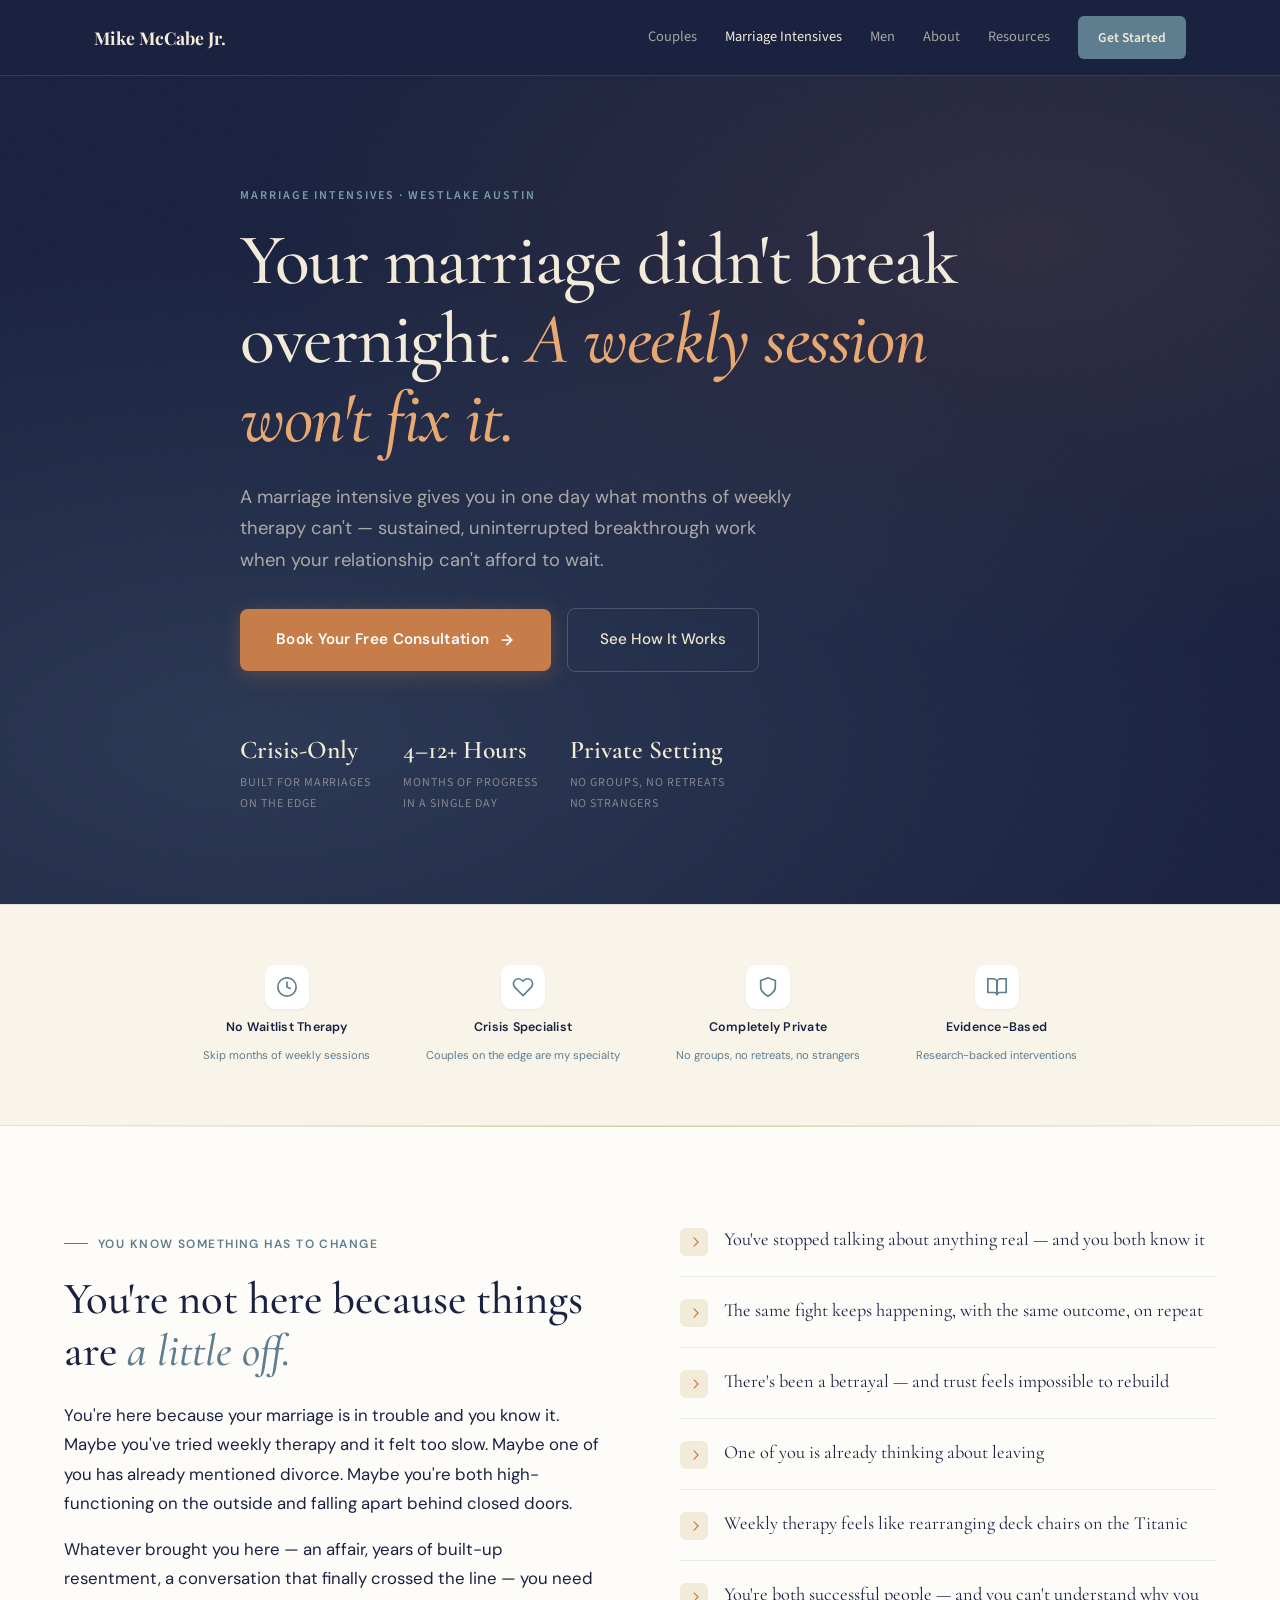
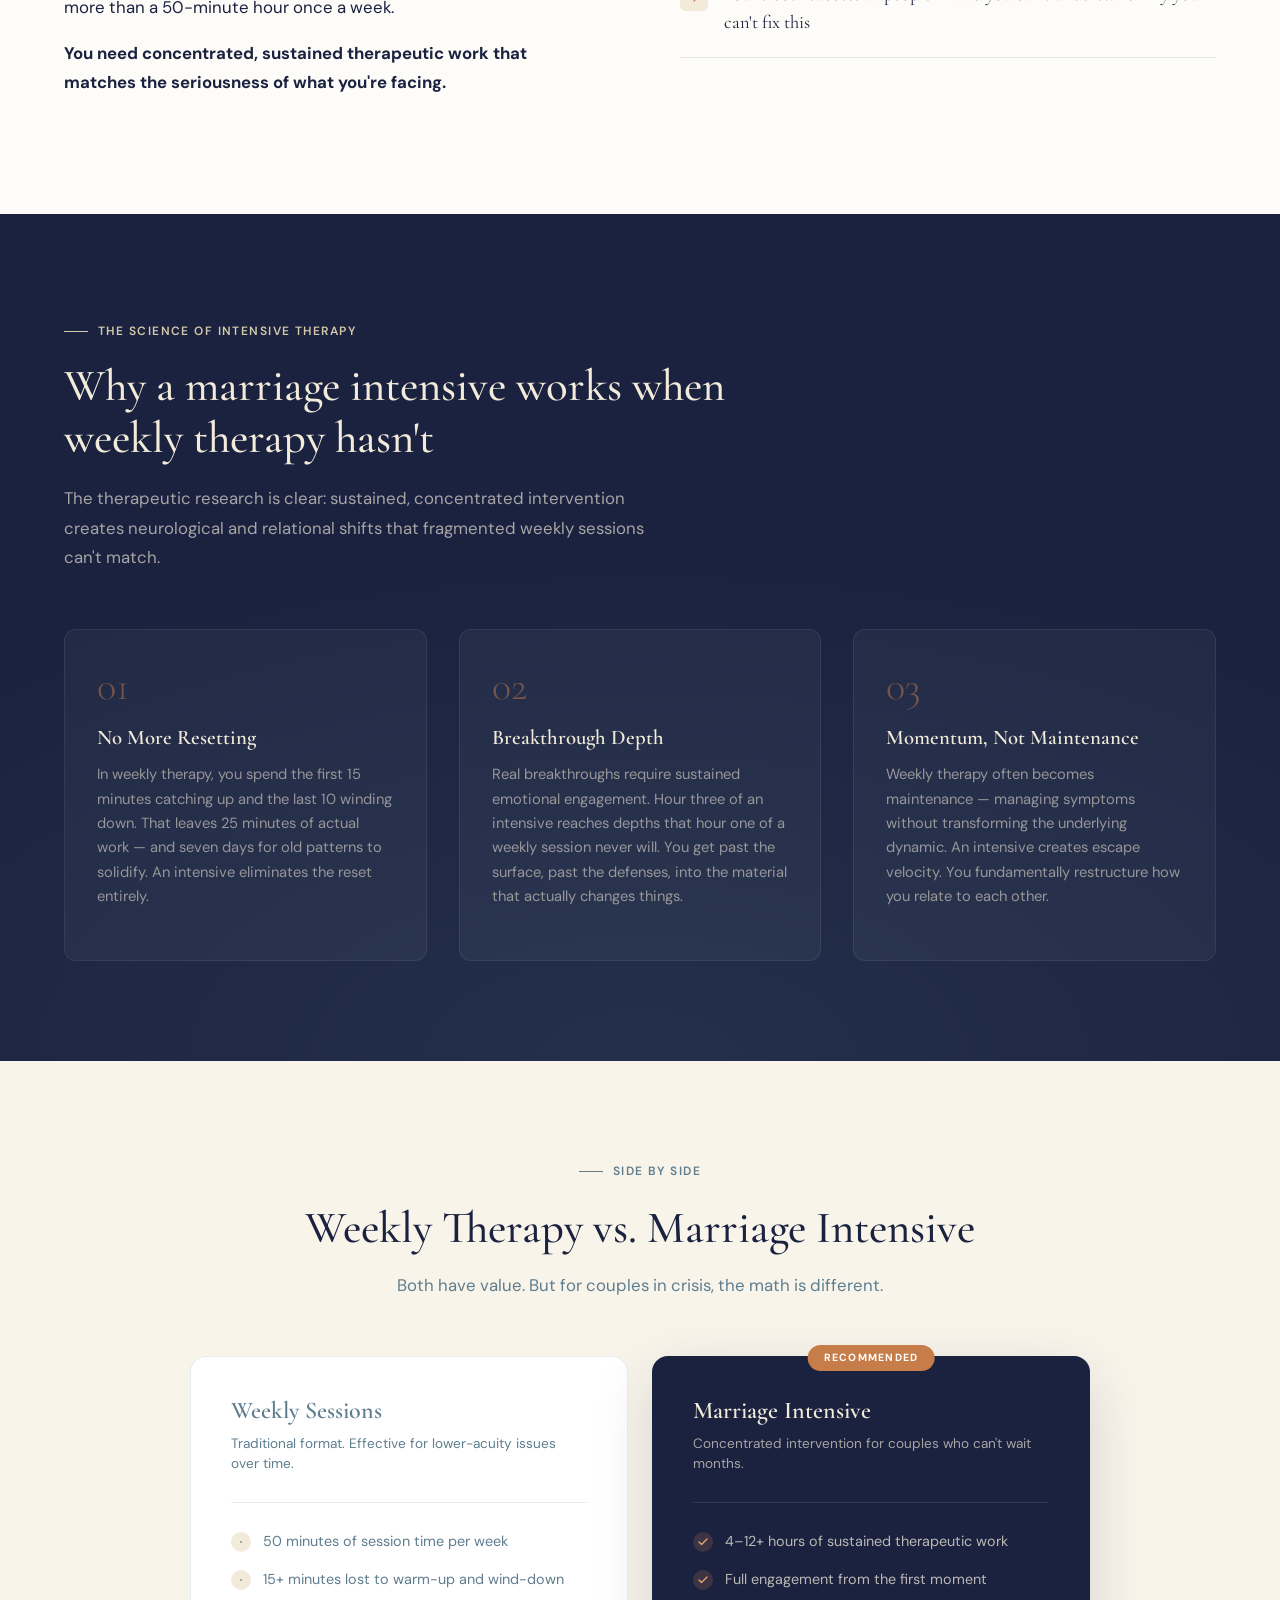
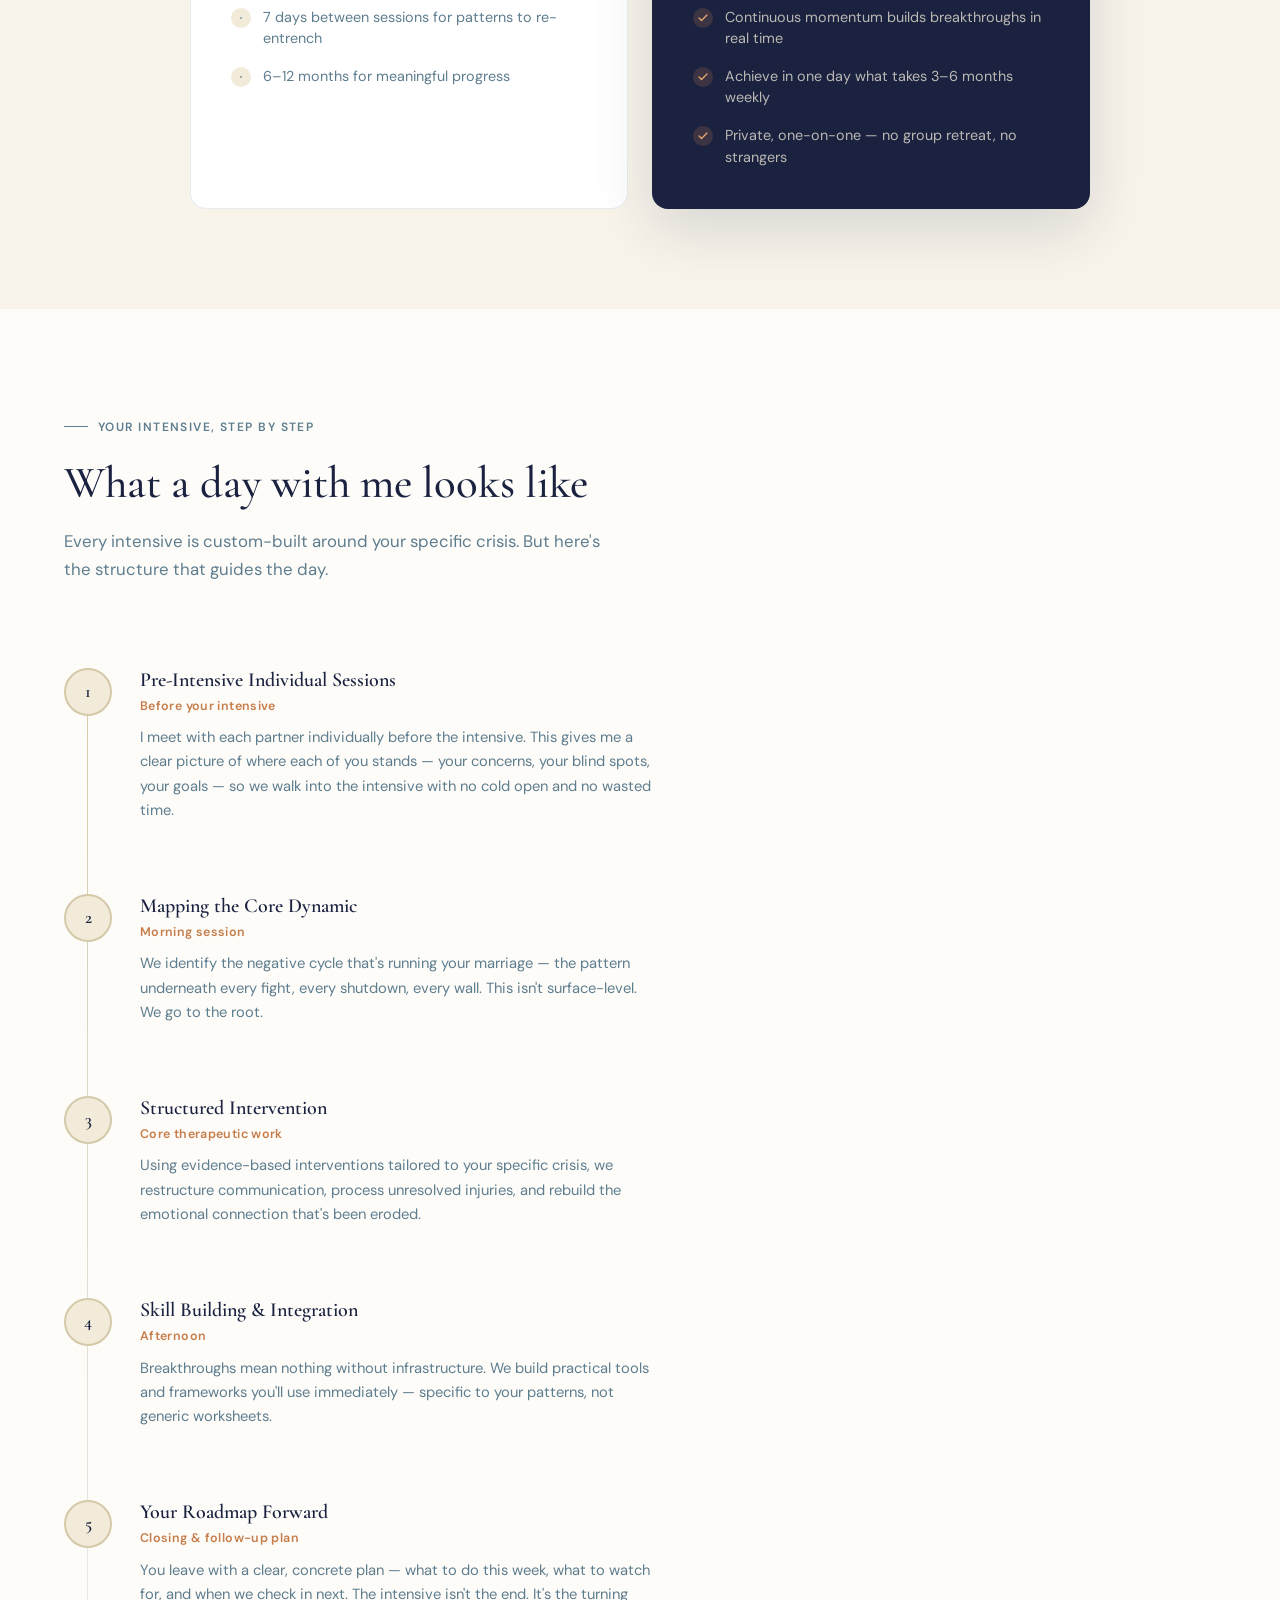
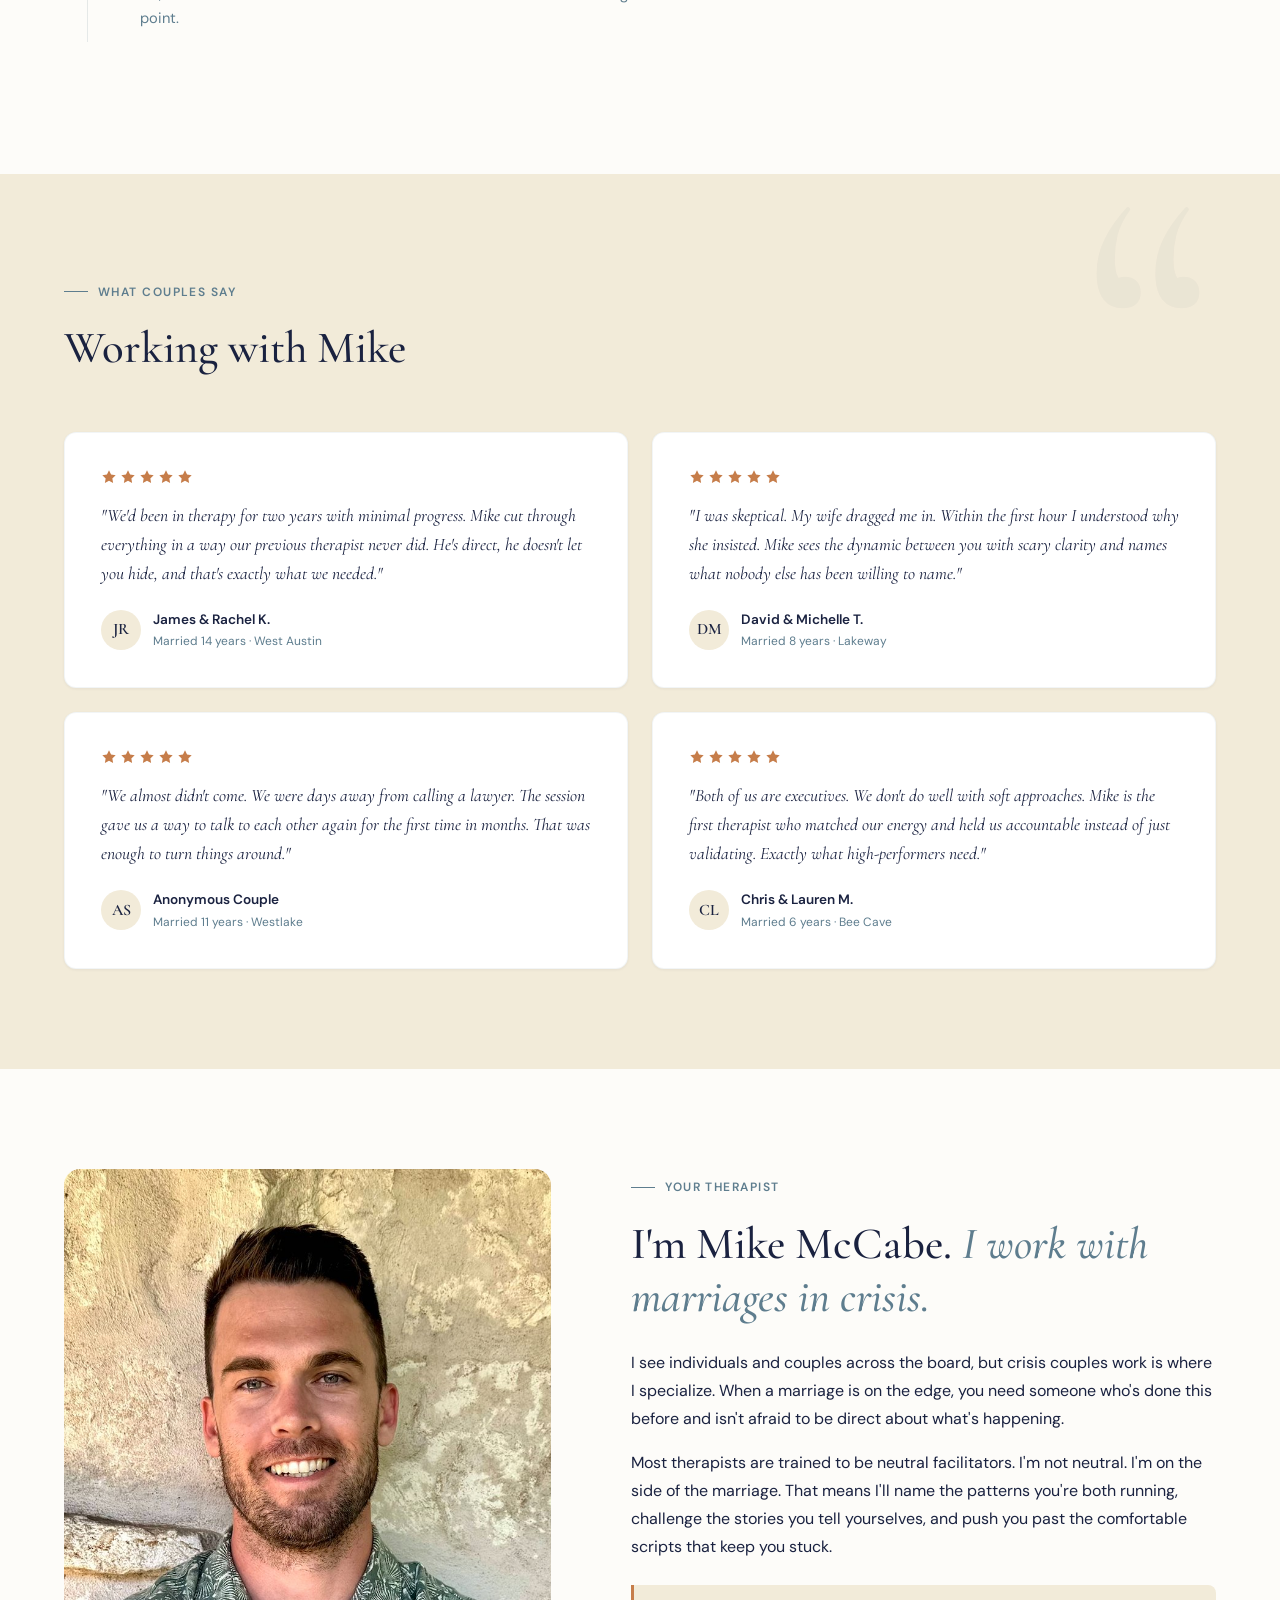
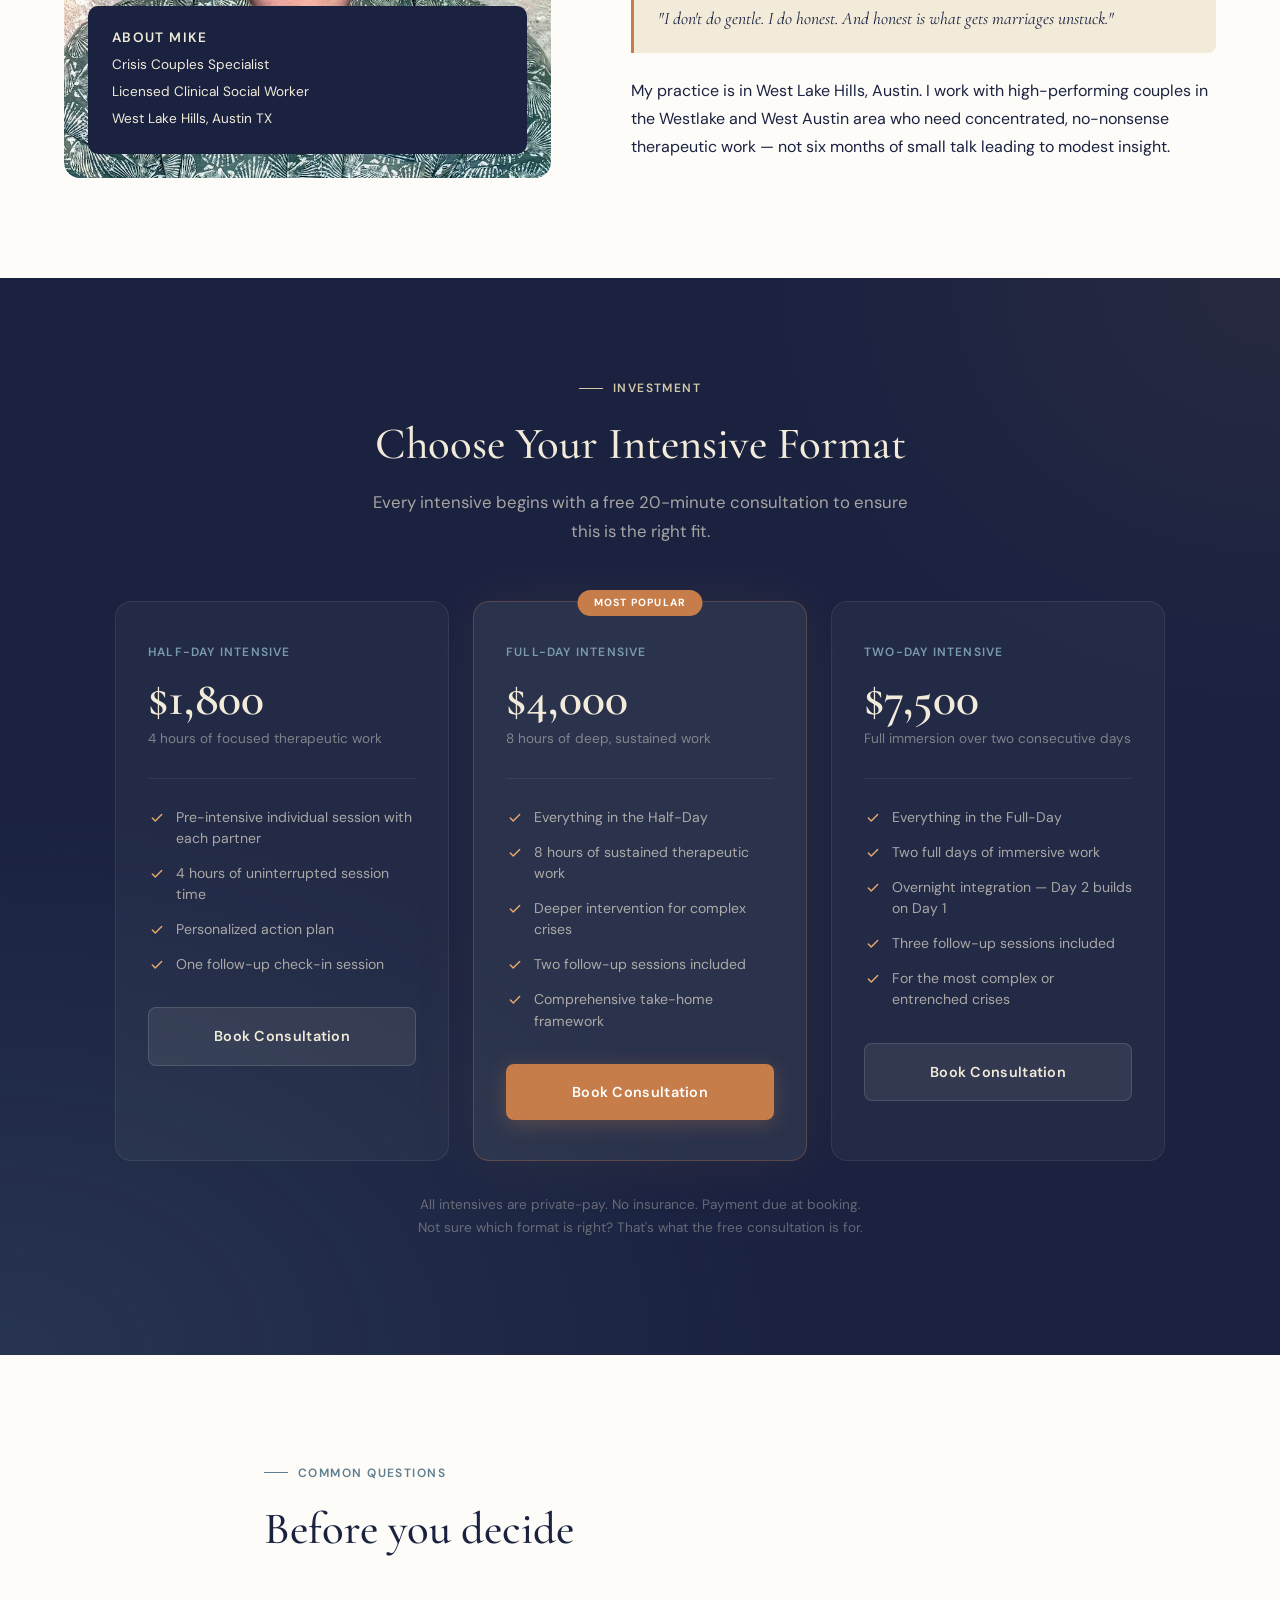
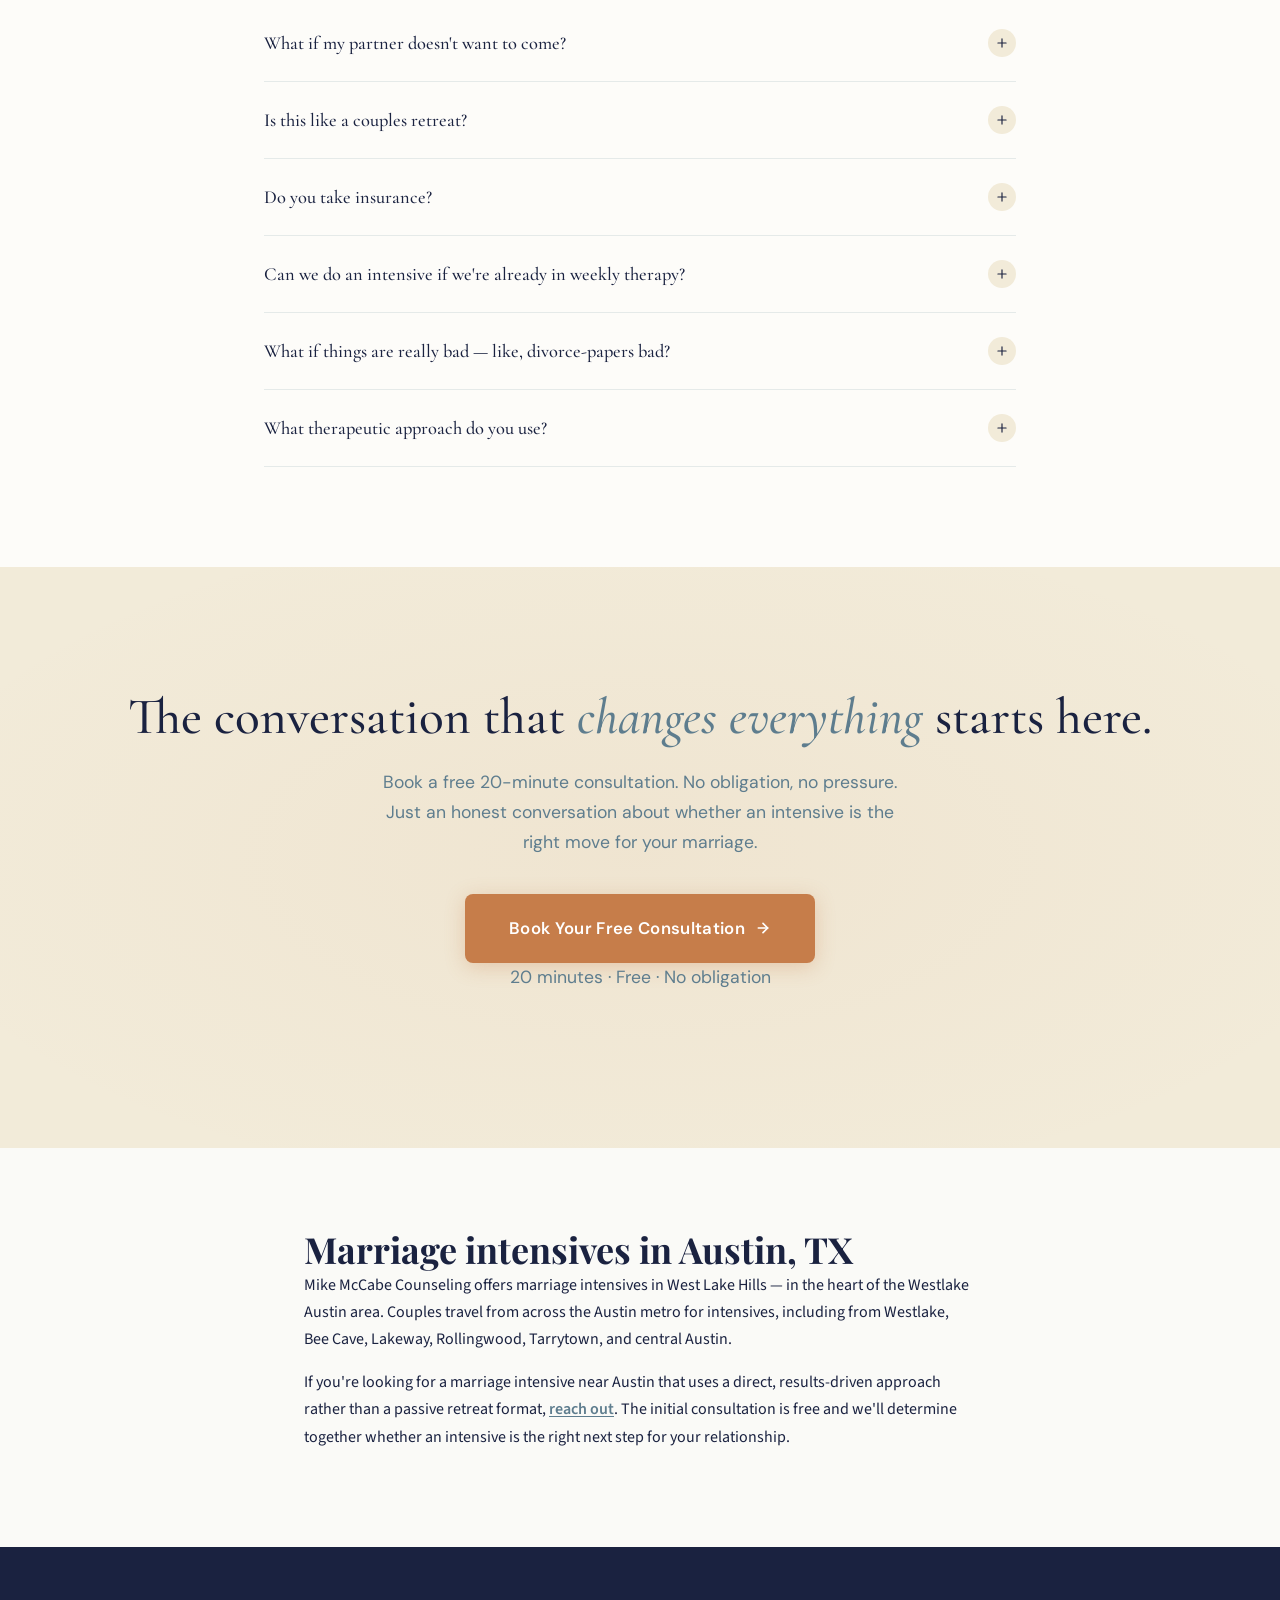
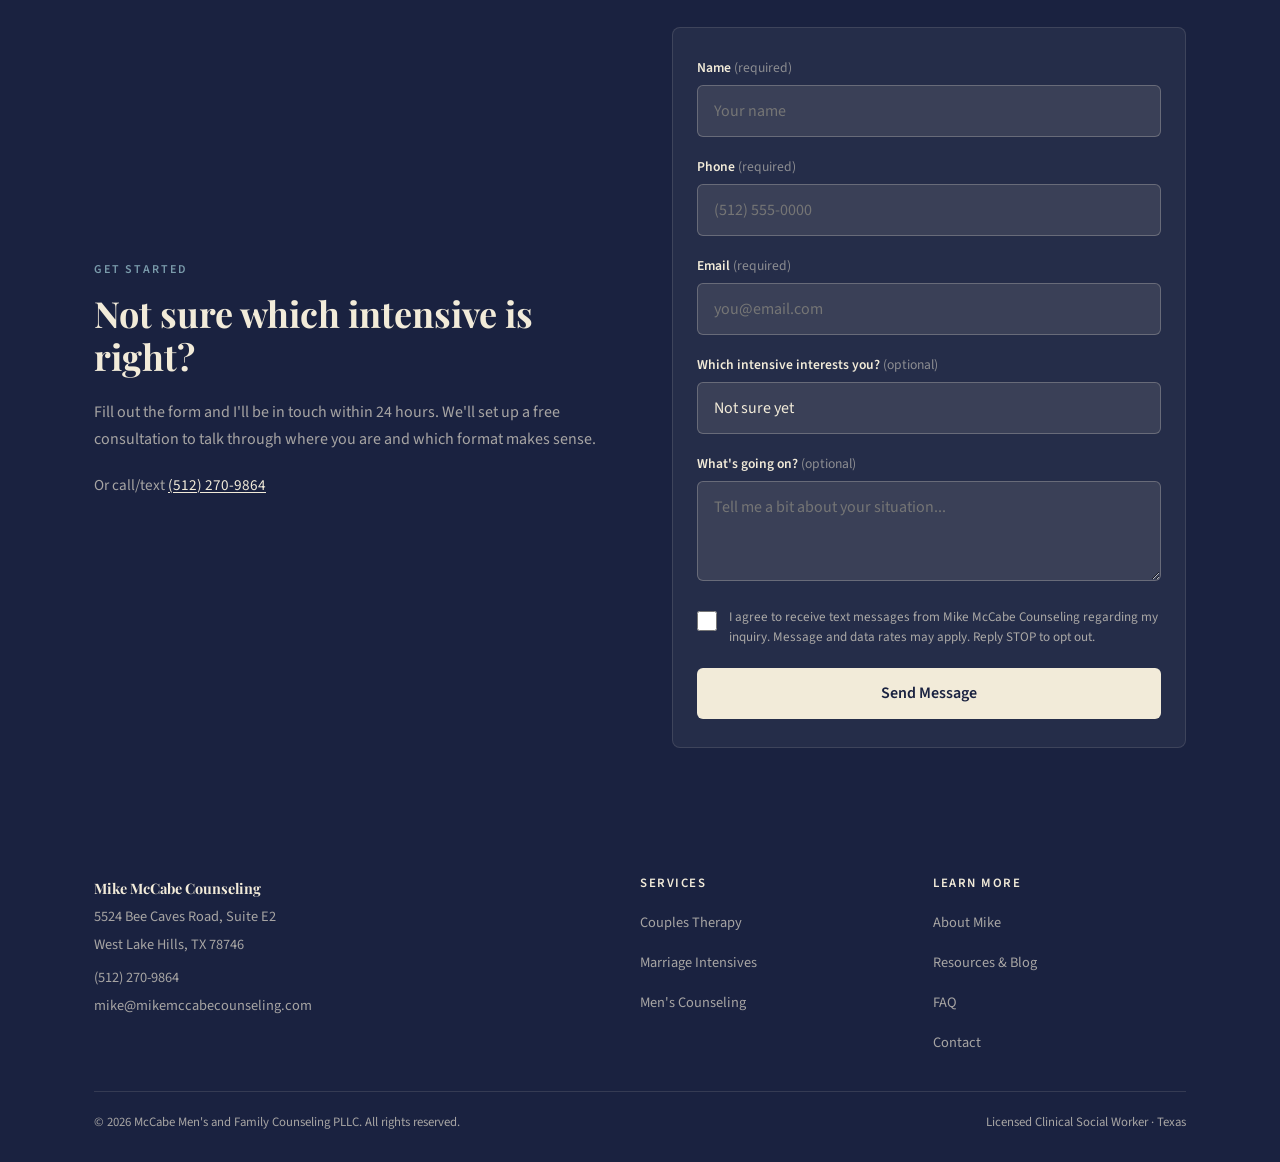
<file: intensives.html>
<!DOCTYPE html>
<html lang="en">
<head>
  <meta charset="UTF-8">
  <meta name="viewport" content="width=device-width, initial-scale=1.0">
  <title>Marriage Intensives in Austin, TX | Half-Day, Full-Day &amp; 2-Day | Mike McCabe Counseling</title>
  <meta name="description" content="Marriage intensives in Austin, TX for couples in crisis. Half-day ($1,800), full-day ($4,000), and two-day ($7,500) options in Westlake Austin with Mike McCabe, LCSW.">
  <link rel="canonical" href="https://mikemccabecounseling.com/intensives.html">
  <meta property="og:title" content="Marriage Intensives in Austin, TX | Mike McCabe Counseling">
  <meta property="og:description" content="When weekly therapy isn't enough. Concentrated marriage intensives — half-day, full-day, and two-day — in Westlake Austin.">
  <meta property="og:type" content="website">
  <meta property="og:url" content="https://mikemccabecounseling.com/intensives.html">
  <meta property="og:image" content="https://mikemccabecounseling.com/images/mike-mccabe-headshot.png">

  <link rel="preconnect" href="https://fonts.googleapis.com">
  <link rel="preconnect" href="https://fonts.gstatic.com" crossorigin>
  <link href="https://fonts.googleapis.com/css2?family=Playfair+Display:wght@400;700&family=Source+Sans+3:wght@400;600;700&family=Cormorant+Garamond:ital,wght@0,400;0,500;0,600;0,700;1,400;1,500&family=DM+Sans:ital,wght@0,400;0,500;0,600;0,700;1,400&display=swap" rel="stylesheet">
  <link rel="stylesheet" href="/css/style.css">

  <style>
    /* ============ PAGE-SPECIFIC DESIGN ============ */
    /* These styles scope only to .ip-page content and don't touch nav/footer */
    .ip-page {
      --ip-serif: 'Cormorant Garamond', Georgia, serif;
      --ip-sans: 'DM Sans', -apple-system, sans-serif;
      --ip-accent: #C67D4A;
      --ip-accent-light: #E8A872;
      --ip-warm-white: #FDFCF9;
      --ip-cream-light: #F8F4EA;
      --ip-sand-dark: #D4C9A8;
      --ip-border: rgba(94, 125, 142, 0.15);
      --ip-shadow-sm: 0 1px 3px rgba(26, 34, 64, 0.06);
      --ip-shadow-md: 0 4px 20px rgba(26, 34, 64, 0.08);
      --ip-shadow-lg: 0 12px 40px rgba(26, 34, 64, 0.12);
      --ip-shadow-xl: 0 20px 60px rgba(26, 34, 64, 0.15);
    }

    .ip-page .ip-container { max-width: 1200px; margin: 0 auto; padding: 0 24px; }
    .ip-page .ip-container-narrow { max-width: 800px; margin: 0 auto; padding: 0 24px; }

    /* --- Hero --- */
    .ip-hero {
      position: relative;
      min-height: 92vh;
      display: flex;
      align-items: center;
      background: var(--navy);
      overflow: hidden;
    }
    .ip-hero::before {
      content: '';
      position: absolute;
      inset: 0;
      background:
        radial-gradient(ellipse 80% 60% at 20% 80%, rgba(94,125,142,0.25), transparent),
        radial-gradient(ellipse 60% 50% at 80% 20%, rgba(198,125,74,0.12), transparent),
        radial-gradient(ellipse 100% 80% at 50% 50%, rgba(26,34,64,0.4), transparent);
    }
    .ip-hero::after {
      content: '';
      position: absolute;
      inset: 0;
      background: url("data:image/svg+xml,%3Csvg viewBox='0 0 256 256' xmlns='http://www.w3.org/2000/svg'%3E%3Cfilter id='n'%3E%3CfeTurbulence type='fractalNoise' baseFrequency='0.9' numOctaves='4' stitchTiles='stitch'/%3E%3C/filter%3E%3Crect width='100%25' height='100%25' filter='url(%23n)' opacity='0.03'/%3E%3C/svg%3E");
      opacity: 0.5;
    }
    .ip-hero-content {
      position: relative; z-index: 2;
      max-width: 1200px; margin: 0 auto;
      padding: 100px 24px 80px;
    }
    .ip-hero-label {
      font-family: 'Source Sans 3', sans-serif;
      font-size: 0.75rem; font-weight: 600;
      text-transform: uppercase; letter-spacing: 2px;
      color: var(--slate-light);
      margin-bottom: 14px; display: block;
    }
    .ip-hero h1 {
      font-family: var(--ip-serif);
      font-size: clamp(2.8rem, 6vw, 4.5rem);
      font-weight: 500; line-height: 1.1;
      color: var(--cream); letter-spacing: -0.02em;
      max-width: 800px; margin-bottom: 24px;
    }
    .ip-hero h1 em { font-style: italic; color: var(--ip-accent-light); }
    .ip-hero-sub {
      font-family: var(--ip-sans);
      font-size: 1.15rem; line-height: 1.7;
      color: var(--text-muted-on-navy);
      max-width: 560px; margin-bottom: 32px;
    }
    .ip-hero-ctas { display: flex; flex-wrap: wrap; gap: 16px; align-items: center; margin-bottom: 40px; }
    .ip-btn-primary {
      display: inline-flex; align-items: center; gap: 10px;
      padding: 18px 36px; background: var(--ip-accent); color: #fff;
      font-family: var(--ip-sans); font-size: 0.95rem; font-weight: 600;
      border-radius: 8px; letter-spacing: 0.02em;
      transition: all 0.35s ease;
      box-shadow: 0 4px 20px rgba(198,125,74,0.3);
    }
    .ip-btn-primary:hover { background: #D4884F; transform: translateY(-2px); box-shadow: 0 8px 30px rgba(198,125,74,0.4); }
    .ip-btn-ghost {
      display: inline-flex; align-items: center; gap: 8px;
      padding: 18px 32px; background: transparent; color: var(--sand);
      font-family: var(--ip-sans); font-size: 0.95rem; font-weight: 500;
      border: 1px solid rgba(242,235,217,0.2); border-radius: 8px;
      transition: all 0.3s ease;
    }
    .ip-btn-ghost:hover { background: rgba(242,235,217,0.06); border-color: rgba(242,235,217,0.35); }
    .ip-hero-proof { display: flex; flex-wrap: wrap; gap: 32px; padding-top: 16px; }
    .ip-hero-proof-item { display: flex; flex-direction: column; gap: 2px; }
    .ip-hero-proof-num { font-family: var(--ip-serif); font-size: 1.6rem; font-weight: 600; color: var(--cream); }
    .ip-hero-proof-label { font-size: 0.75rem; color: rgba(242,235,217,0.45); text-transform: uppercase; letter-spacing: 0.08em; }

    /* --- Trust Bar --- */
    .ip-trust-bar { padding: 60px 0; background: var(--ip-cream-light); border-top: 1px solid var(--ip-border); border-bottom: 1px solid var(--ip-border); }
    .ip-trust-items { display: flex; justify-content: center; gap: 56px; flex-wrap: nowrap; }
    .ip-trust-item { display: flex; flex-direction: column; align-items: center; gap: 8px; text-align: center; flex-shrink: 0; }
    .ip-trust-icon { width: 44px; height: 44px; display: flex; align-items: center; justify-content: center; background: #fff; border-radius: 10px; box-shadow: var(--ip-shadow-sm); color: var(--slate); }
    .ip-trust-icon svg { width: 22px; height: 22px; }
    .ip-trust-label { font-size: 0.78rem; font-weight: 600; color: var(--navy); letter-spacing: 0.02em; font-family: var(--ip-sans); }
    .ip-trust-sublabel { font-size: 0.7rem; color: var(--text-muted); font-family: var(--ip-sans); }

    /* --- Section helpers --- */
    .ip-section { padding: 100px 0; }
    .ip-section-label { display: inline-flex; align-items: center; gap: 10px; font-family: var(--ip-sans); font-size: 0.75rem; font-weight: 600; letter-spacing: 0.12em; text-transform: uppercase; margin-bottom: 20px; }
    .ip-section-label::before { content: ''; width: 24px; height: 1px; }
    .ip-label-light { color: var(--ip-sand-dark); }
    .ip-label-light::before { background: var(--ip-sand-dark); }
    .ip-label-dark { color: var(--slate); }
    .ip-label-dark::before { background: var(--slate); }

    /* --- Crisis --- */
    .ip-crisis { background: var(--ip-warm-white); position: relative; }
    .ip-crisis::before { content: ''; position: absolute; top: 0; left: 0; right: 0; height: 1px; background: linear-gradient(to right, transparent, var(--ip-sand-dark), transparent); }
    .ip-crisis-grid { display: grid; grid-template-columns: 1fr 1fr; gap: 80px; align-items: start; }
    .ip-crisis h2 { font-family: var(--ip-serif); font-size: clamp(2rem,3.5vw,2.8rem); font-weight: 500; line-height: 1.15; color: var(--navy); margin-bottom: 24px; }
    .ip-crisis h2 em { font-style: italic; color: var(--slate); }
    .ip-crisis p { font-size: 1.05rem; line-height: 1.75; font-family: var(--ip-sans); margin-bottom: 16px; }
    .ip-recog-item { padding: 20px 0; border-bottom: 1px solid var(--ip-border); display: flex; gap: 16px; align-items: flex-start; transition: padding-left 0.3s ease; }
    .ip-recog-item:first-child { padding-top: 0; }
    .ip-recog-item:hover { padding-left: 8px; }
    .ip-recog-icon { flex-shrink: 0; width: 28px; height: 28px; display: flex; align-items: center; justify-content: center; background: var(--cream); border-radius: 6px; margin-top: 2px; }
    .ip-recog-icon svg { width: 14px; height: 14px; color: var(--ip-accent); }
    .ip-recog-text { font-family: var(--ip-serif); font-size: 1.15rem; line-height: 1.5; color: var(--navy); }

    /* --- Why --- */
    .ip-why { background: var(--navy); position: relative; overflow: hidden; }
    .ip-why::before { content: ''; position: absolute; inset: 0; background: radial-gradient(ellipse 80% 60% at 50% 100%, rgba(94,125,142,0.15), transparent); }
    .ip-why-content { position: relative; z-index: 1; }
    .ip-why h2 { font-family: var(--ip-serif); font-size: clamp(2rem,3.5vw,2.8rem); font-weight: 500; line-height: 1.15; color: var(--cream); margin-bottom: 20px; max-width: 700px; }
    .ip-why-intro { font-size: 1.05rem; line-height: 1.75; color: var(--text-muted-on-navy); max-width: 600px; margin-bottom: 56px; font-family: var(--ip-sans); }
    .ip-why-grid { display: grid; grid-template-columns: repeat(3,1fr); gap: 32px; }
    .ip-why-card { padding: 36px 32px; background: rgba(242,235,217,0.04); border: 1px solid rgba(242,235,217,0.08); border-radius: 12px; transition: all 0.4s ease; }
    .ip-why-card:hover { background: rgba(242,235,217,0.07); border-color: rgba(242,235,217,0.15); transform: translateY(-4px); }
    .ip-why-card-num { font-family: var(--ip-serif); font-size: 2.5rem; font-weight: 300; color: rgba(198,125,74,0.5); line-height: 1; margin-bottom: 20px; }
    .ip-why-card h3 { font-family: var(--ip-serif); font-size: 1.3rem; font-weight: 600; color: var(--cream); margin-bottom: 12px; }
    .ip-why-card p { font-size: 0.92rem; line-height: 1.65; color: rgba(242,235,217,0.55); font-family: var(--ip-sans); }

    /* --- Compare --- */
    .ip-compare { background: var(--ip-cream-light); }
    .ip-compare h2 { font-family: var(--ip-serif); font-size: clamp(2rem,3.5vw,2.8rem); font-weight: 500; color: var(--navy); margin-bottom: 16px; text-align: center; }
    .ip-compare-sub { text-align: center; font-size: 1.05rem; color: var(--text-muted); max-width: 560px; margin: 0 auto 56px; font-family: var(--ip-sans); }
    .ip-compare-grid { display: grid; grid-template-columns: 1fr 1fr; gap: 24px; max-width: 900px; margin: 0 auto; }
    .ip-compare-col { padding: 40px; border-radius: 16px; position: relative; }
    .ip-compare-weekly { background: #fff; border: 1px solid var(--ip-border); }
    .ip-compare-intensive { background: var(--navy); border: 1px solid transparent; box-shadow: var(--ip-shadow-xl); }
    .ip-compare-intensive::before { content: 'RECOMMENDED'; position: absolute; top: -12px; left: 50%; transform: translateX(-50%); padding: 4px 16px; background: var(--ip-accent); color: #fff; font-size: 0.65rem; font-weight: 700; letter-spacing: 0.12em; border-radius: 100px; font-family: var(--ip-sans); }
    .ip-compare-col h3 { font-family: var(--ip-serif); font-size: 1.5rem; font-weight: 600; margin-bottom: 8px; }
    .ip-compare-weekly h3 { color: var(--text-muted); }
    .ip-compare-intensive h3 { color: var(--cream); }
    .ip-compare-desc { font-size: 0.85rem; line-height: 1.5; margin-bottom: 28px; padding-bottom: 28px; font-family: var(--ip-sans); }
    .ip-compare-weekly .ip-compare-desc { color: var(--text-muted); border-bottom: 1px solid var(--ip-border); }
    .ip-compare-intensive .ip-compare-desc { color: var(--text-muted-on-navy); border-bottom: 1px solid rgba(242,235,217,0.1); }
    .ip-compare-list { display: flex; flex-direction: column; gap: 16px; }
    .ip-compare-item { display: flex; gap: 12px; align-items: flex-start; font-size: 0.9rem; line-height: 1.5; font-family: var(--ip-sans); }
    .ip-compare-weekly .ip-compare-item { color: var(--text-muted); }
    .ip-compare-intensive .ip-compare-item { color: rgba(242,235,217,0.75); }
    .ip-compare-icon { flex-shrink: 0; width: 20px; height: 20px; display: flex; align-items: center; justify-content: center; border-radius: 50%; margin-top: 1px; }
    .ip-compare-weekly .ip-compare-icon { background: var(--cream); color: var(--text-muted); }
    .ip-compare-intensive .ip-compare-icon { background: rgba(198,125,74,0.2); color: var(--ip-accent-light); }
    .ip-compare-icon svg { width: 12px; height: 12px; }

    /* --- Process --- */
    .ip-process { background: var(--ip-warm-white); }
    .ip-process h2 { font-family: var(--ip-serif); font-size: clamp(2rem,3.5vw,2.8rem); font-weight: 500; color: var(--navy); margin-bottom: 16px; }
    .ip-process-sub { font-size: 1.05rem; color: var(--text-muted); max-width: 560px; margin-bottom: 56px; font-family: var(--ip-sans); }
    .ip-process-timeline { position: relative; }
    .ip-process-timeline::before { content: ''; position: absolute; left: 23px; top: 32px; bottom: 32px; width: 1px; background: linear-gradient(to bottom, var(--ip-sand-dark), var(--ip-border)); }
    .ip-step { display: grid; grid-template-columns: 48px 1fr; gap: 28px; padding: 28px 0; position: relative; }
    .ip-step-dot { width: 48px; height: 48px; display: flex; align-items: center; justify-content: center; background: var(--cream); border: 2px solid var(--ip-sand-dark); border-radius: 50%; font-family: var(--ip-serif); font-size: 1.1rem; font-weight: 600; color: var(--navy); position: relative; z-index: 1; transition: all 0.3s ease; }
    .ip-step:hover .ip-step-dot { background: var(--navy); border-color: var(--navy); color: var(--cream); }
    .ip-step h3 { font-family: var(--ip-serif); font-size: 1.25rem; font-weight: 600; color: var(--navy); margin-bottom: 4px; }
    .ip-step-time { font-size: 0.78rem; color: var(--ip-accent); font-weight: 600; letter-spacing: 0.03em; margin-bottom: 8px; font-family: var(--ip-sans); }
    .ip-step p { font-size: 0.92rem; line-height: 1.65; color: var(--text-muted); max-width: 520px; font-family: var(--ip-sans); }

    /* --- Testimonials --- */
    .ip-testimonials { background: var(--cream); position: relative; overflow: hidden; }
    .ip-testimonials::before { content: '\201C'; position: absolute; top: -40px; right: 5%; font-family: var(--ip-serif); font-size: 400px; color: rgba(26,34,64,0.03); line-height: 1; }
    .ip-testimonials h2 { font-family: var(--ip-serif); font-size: clamp(2rem,3.5vw,2.8rem); font-weight: 500; color: var(--navy); margin-bottom: 56px; }
    .ip-test-grid { display: grid; grid-template-columns: 1fr 1fr; gap: 24px; }
    .ip-test-card { padding: 36px; background: #fff; border-radius: 12px; border: 1px solid rgba(94,125,142,0.08); box-shadow: var(--ip-shadow-sm); transition: all 0.35s ease; }
    .ip-test-card:hover { box-shadow: var(--ip-shadow-md); transform: translateY(-2px); }
    .ip-test-stars { display: flex; gap: 3px; margin-bottom: 16px; color: var(--ip-accent); }
    .ip-test-stars svg { width: 16px; height: 16px; }
    .ip-test-text { font-family: var(--ip-serif); font-size: 1.1rem; line-height: 1.65; color: var(--navy); font-style: italic; margin-bottom: 20px; }
    .ip-test-author { display: flex; align-items: center; gap: 12px; }
    .ip-test-avatar { width: 40px; height: 40px; border-radius: 50%; background: var(--cream); display: flex; align-items: center; justify-content: center; font-family: var(--ip-serif); font-size: 1rem; font-weight: 600; color: var(--navy); }
    .ip-test-name { font-size: 0.85rem; font-weight: 600; color: var(--navy); font-family: var(--ip-sans); }
    .ip-test-detail { font-size: 0.75rem; color: var(--text-muted); font-family: var(--ip-sans); }

    /* --- About --- */
    .ip-about { background: var(--ip-warm-white); }
    .ip-about-grid { display: grid; grid-template-columns: 1fr 1.2fr; gap: 80px; align-items: center; }
    .ip-about-photo { aspect-ratio: 4/5; border-radius: 16px; position: relative; overflow: hidden; }
    .ip-about-photo img { width: 100%; height: 100%; object-fit: cover; object-position: center top; }
    .ip-about-cred { position: absolute; bottom: 24px; left: 24px; right: 24px; padding: 20px 24px; background: var(--navy); border-radius: 10px; box-shadow: var(--ip-shadow-lg); }
    .ip-about-cred-title { font-family: var(--ip-sans); font-size: 0.7rem; font-weight: 600; letter-spacing: 0.1em; text-transform: uppercase; color: var(--slate-light); margin-bottom: 8px; }
    .ip-about-cred p { font-size: 0.85rem; color: var(--cream); font-family: var(--ip-sans); margin-bottom: 4px; }
    .ip-about-text h2 { font-family: var(--ip-serif); font-size: clamp(2rem,3.5vw,2.8rem); font-weight: 500; color: var(--navy); margin-bottom: 24px; }
    .ip-about-text h2 em { font-style: italic; color: var(--slate); }
    .ip-about-text p { font-size: 1rem; line-height: 1.75; font-family: var(--ip-sans); margin-bottom: 16px; }
    .ip-about-text blockquote { padding: 20px 24px; background: var(--cream); border-left: 3px solid var(--ip-accent); border-radius: 0 8px 8px 0; margin: 24px 0; font-family: var(--ip-serif); font-size: 1.1rem; line-height: 1.6; color: var(--navy); font-style: italic; }

    /* --- Pricing --- */
    .ip-pricing { background: var(--navy); position: relative; overflow: hidden; }
    .ip-pricing::before { content: ''; position: absolute; inset: 0; background: radial-gradient(ellipse 60% 50% at 0% 100%, rgba(94,125,142,0.2), transparent), radial-gradient(ellipse 40% 40% at 100% 0%, rgba(198,125,74,0.08), transparent); }
    .ip-pricing-content { position: relative; z-index: 1; }
    .ip-pricing h2 { font-family: var(--ip-serif); font-size: clamp(2rem,3.5vw,2.8rem); font-weight: 500; color: var(--cream); margin-bottom: 16px; text-align: center; }
    .ip-pricing-sub { text-align: center; font-size: 1.05rem; color: var(--text-muted-on-navy); max-width: 560px; margin: 0 auto 56px; font-family: var(--ip-sans); }
    .ip-pricing-grid { display: grid; grid-template-columns: repeat(3,1fr); gap: 24px; max-width: 1050px; margin: 0 auto; }
    .ip-pricing-card { padding: 40px 32px; background: rgba(242,235,217,0.04); border: 1px solid rgba(242,235,217,0.08); border-radius: 16px; transition: all 0.4s ease; position: relative; }
    .ip-pricing-card:hover { transform: translateY(-4px); border-color: rgba(242,235,217,0.15); }
    .ip-pricing-card.ip-featured { background: rgba(242,235,217,0.08); border-color: rgba(198,125,74,0.3); box-shadow: 0 0 60px rgba(198,125,74,0.1); }
    .ip-pricing-card.ip-featured::before { content: 'MOST POPULAR'; position: absolute; top: -12px; left: 50%; transform: translateX(-50%); padding: 4px 16px; background: var(--ip-accent); color: #fff; font-size: 0.65rem; font-weight: 700; letter-spacing: 0.12em; border-radius: 100px; white-space: nowrap; font-family: var(--ip-sans); }
    .ip-pricing-tier { font-family: var(--ip-sans); font-size: 0.75rem; font-weight: 600; letter-spacing: 0.1em; text-transform: uppercase; color: var(--slate-light); margin-bottom: 12px; }
    .ip-pricing-amount { font-family: var(--ip-serif); font-size: 3rem; font-weight: 600; color: var(--cream); line-height: 1; margin-bottom: 4px; }
    .ip-pricing-duration { font-size: 0.85rem; color: rgba(242,235,217,0.45); margin-bottom: 28px; padding-bottom: 28px; border-bottom: 1px solid rgba(242,235,217,0.08); font-family: var(--ip-sans); }
    .ip-pricing-features { list-style: none; display: flex; flex-direction: column; gap: 14px; margin-bottom: 32px; }
    .ip-pricing-feature { display: flex; gap: 10px; align-items: flex-start; font-size: 0.88rem; line-height: 1.5; color: rgba(242,235,217,0.65); font-family: var(--ip-sans); }
    .ip-pricing-check { flex-shrink: 0; width: 18px; height: 18px; display: flex; align-items: center; justify-content: center; color: var(--ip-accent-light); margin-top: 2px; }
    .ip-pricing-check svg { width: 14px; height: 14px; }
    .ip-pricing-cta { display: block; width: 100%; padding: 16px; text-align: center; font-family: var(--ip-sans); font-size: 0.9rem; font-weight: 600; border-radius: 8px; transition: all 0.3s ease; letter-spacing: 0.02em; background: rgba(242,235,217,0.08); color: var(--cream); border: 1px solid rgba(242,235,217,0.15); }
    .ip-pricing-cta:hover { background: rgba(242,235,217,0.14); }
    .ip-pricing-card.ip-featured .ip-pricing-cta { background: var(--ip-accent); color: #fff; border: none; box-shadow: 0 4px 20px rgba(198,125,74,0.3); }
    .ip-pricing-card.ip-featured .ip-pricing-cta:hover { background: #D4884F; transform: translateY(-1px); }
    .ip-pricing-note { text-align: center; font-size: 0.85rem; color: rgba(242,235,217,0.35); margin-top: 32px; font-family: var(--ip-sans); }

    /* --- FAQ --- */
    .ip-faq { background: var(--ip-warm-white); }
    .ip-faq h2 { font-family: var(--ip-serif); font-size: clamp(2rem,3.5vw,2.8rem); font-weight: 500; color: var(--navy); margin-bottom: 48px; }
    .ip-faq-item { border-bottom: 1px solid var(--ip-border); }
    .ip-faq-btn { width: 100%; display: flex; justify-content: space-between; align-items: center; padding: 24px 0; background: none; border: none; cursor: pointer; text-align: left; font-family: var(--ip-serif); font-size: 1.15rem; font-weight: 500; color: var(--navy); transition: color 0.3s ease; }
    .ip-faq-btn:hover { color: var(--slate); }
    .ip-faq-icon { width: 28px; height: 28px; display: flex; align-items: center; justify-content: center; flex-shrink: 0; background: var(--cream); border-radius: 50%; transition: all 0.3s ease; }
    .ip-faq-icon svg { width: 14px; height: 14px; color: var(--navy); transition: transform 0.3s ease; }
    .ip-faq-item.open .ip-faq-icon { background: var(--navy); }
    .ip-faq-item.open .ip-faq-icon svg { color: var(--cream); transform: rotate(45deg); }
    .ip-faq-answer { max-height: 0; overflow: hidden; transition: max-height 0.4s ease; }
    .ip-faq-item.open .ip-faq-answer { max-height: 300px; padding-bottom: 24px; }
    .ip-faq-answer p { font-size: 0.95rem; line-height: 1.7; color: var(--text-muted); max-width: 640px; font-family: var(--ip-sans); }

    /* --- Final CTA --- */
    .ip-final-cta { padding: 120px 0; background: var(--cream); text-align: center; position: relative; overflow: hidden; }
    .ip-final-cta::before { content: ''; position: absolute; inset: 0; background: radial-gradient(ellipse 60% 60% at 50% 50%, rgba(198,125,74,0.06), transparent); }
    .ip-final-cta-content { position: relative; z-index: 1; }
    .ip-final-cta h2 { font-family: var(--ip-serif); font-size: clamp(2.2rem,4.5vw,3.2rem); font-weight: 500; color: var(--navy); margin-bottom: 20px; }
    .ip-final-cta h2 em { font-style: italic; color: var(--slate); }
    .ip-final-cta p { font-size: 1.1rem; line-height: 1.7; color: var(--text-muted); max-width: 520px; margin: 0 auto 36px; font-family: var(--ip-sans); }
    .ip-final-cta .ip-btn-primary { font-size: 1.05rem; padding: 20px 44px; }
    .ip-cta-note { margin-top: 16px; font-size: 0.8rem; color: var(--text-muted); font-family: var(--ip-sans); }

    /* --- Responsive --- */
    @media (max-width: 900px) {
      .ip-crisis-grid, .ip-about-grid { grid-template-columns: 1fr; gap: 48px; }
      .ip-why-grid, .ip-compare-grid { grid-template-columns: 1fr; }
      .ip-pricing-grid { grid-template-columns: 1fr; max-width: 400px; }
      .ip-test-grid { grid-template-columns: 1fr; }
      .ip-trust-items { flex-wrap: wrap; gap: 32px 48px; }
    }
    @media (max-width: 600px) {
      .ip-hero h1 { font-size: 2.4rem; }
      .ip-hero-proof { gap: 24px; }
    }
  </style>

  <!-- Schema -->
  <script type="application/ld+json">{"@context":"https://schema.org","@type":"Service","name":"Marriage Intensives","provider":{"@type":"ProfessionalService","name":"Mike McCabe Counseling","telephone":"+15122709864","address":{"@type":"PostalAddress","streetAddress":"5524 Bee Caves Road, Suite E2","addressLocality":"West Lake Hills","addressRegion":"TX","postalCode":"78746"}},"areaServed":[{"@type":"City","name":"Austin"},{"@type":"City","name":"West Lake Hills"},{"@type":"City","name":"Bee Cave"},{"@type":"City","name":"Lakeway"}],"description":"Concentrated couples therapy intensives for couples in crisis.","hasOfferCatalog":{"@type":"OfferCatalog","itemListElement":[{"@type":"Offer","name":"Half-Day Marriage Intensive","price":"1800","priceCurrency":"USD"},{"@type":"Offer","name":"Full-Day Marriage Intensive","price":"4000","priceCurrency":"USD"},{"@type":"Offer","name":"Two-Day Marriage Intensive","price":"7500","priceCurrency":"USD"}]}}</script>
  <script type="application/ld+json">{"@context":"https://schema.org","@type":"FAQPage","mainEntity":[{"@type":"Question","name":"What if my partner doesn't want to come?","acceptedAnswer":{"@type":"Answer","text":"The reluctant partner often becomes the most engaged once they're in the room."}},{"@type":"Question","name":"Is this like a couples retreat?","acceptedAnswer":{"@type":"Answer","text":"No. This is private clinical therapeutic work — just the two of you and the therapist."}},{"@type":"Question","name":"Do you take insurance?","acceptedAnswer":{"@type":"Answer","text":"No. Private-pay practice. Superbills available for out-of-network reimbursement."}},{"@type":"Question","name":"Can we do an intensive if we're already in weekly therapy?","acceptedAnswer":{"@type":"Answer","text":"Absolutely. An intensive can accelerate through specific stuck points."}},{"@type":"Question","name":"What if things are really bad?","acceptedAnswer":{"@type":"Answer","text":"That's exactly who this is for."}},{"@type":"Question","name":"What therapeutic approach do you use?","acceptedAnswer":{"@type":"Answer","text":"Terry Real's Relational Life Therapy combined with Gottman research."}}]}</script>
  <!-- GTM -->
  <script>(function(w,d,s,l,i){w[l]=w[l]||[];w[l].push({'gtm.start':new Date().getTime(),event:'gtm.js'});var f=d.getElementsByTagName(s)[0],j=d.createElement(s),dl=l!='dataLayer'?'&l='+l:'';j.async=true;j.src='https://www.googletagmanager.com/gtm.js?id='+i+dl;f.parentNode.insertBefore(j,f);})(window,document,'script','dataLayer','GTM-TH7GG8ZM');</script>
</head>
<body>
  <noscript><iframe src="https://www.googletagmanager.com/ns.html?id=GTM-TH7GG8ZM" height="0" width="0" style="display:none;visibility:hidden"></iframe></noscript>

  <!-- NAV (from style.css) -->
  <nav class="nav">
    <div class="nav-inner">
      <a href="/" class="nav-brand">Mike McCabe Jr.</a>
      <button class="nav-toggle" aria-label="Toggle navigation"><span></span><span></span><span></span></button>
      <div class="nav-links">
        <a href="/couples.html">Couples</a>
        <a href="/intensives.html" class="active">Marriage Intensives</a>
        <a href="/mens.html">Men</a>
        <a href="/about.html">About</a>
        <a href="/blog/">Resources</a>
        <a href="#contact" class="nav-cta">Get Started</a>
      </div>
    </div>
  </nav>

  <!-- PAGE CONTENT (ip- scoped design) -->
  <div class="ip-page">

  <section class="ip-hero">
    <div class="ip-hero-content">
      <span class="ip-hero-label">Marriage Intensives · Westlake Austin</span>
      <h1>Your marriage didn't break overnight. <em>A weekly session won't fix it.</em></h1>
      <p class="ip-hero-sub">A marriage intensive gives you in one day what months of weekly therapy can't — sustained, uninterrupted breakthrough work when your relationship can't afford to wait.</p>
      <div class="ip-hero-ctas">
        <a href="https://calendly.com/mike-mikemccabecounseling/20-minute-marriage-intensive-consultation" target="_blank" rel="noopener" class="ip-btn-primary">Book Your Free Consultation <svg width="16" height="16" viewBox="0 0 24 24" fill="none" stroke="currentColor" stroke-width="2.5" stroke-linecap="round" stroke-linejoin="round"><path d="M5 12h14"/><path d="m12 5 7 7-7 7"/></svg></a>
        <a href="#ip-how-it-works" class="ip-btn-ghost">See How It Works</a>
      </div>
      <div class="ip-hero-proof">
        <div class="ip-hero-proof-item"><div class="ip-hero-proof-num">Crisis-Only</div><div class="ip-hero-proof-label">Built for marriages<br>on the edge</div></div>
        <div class="ip-hero-proof-item"><div class="ip-hero-proof-num">4–12+ Hours</div><div class="ip-hero-proof-label">Months of progress<br>in a single day</div></div>
        <div class="ip-hero-proof-item"><div class="ip-hero-proof-num">Private Setting</div><div class="ip-hero-proof-label">No groups, no retreats<br>no strangers</div></div>
      </div>
    </div>
  </section>

  <div class="ip-trust-bar">
    <div class="ip-container">
      <div class="ip-trust-items">
        <div class="ip-trust-item"><div class="ip-trust-icon"><svg viewBox="0 0 24 24" fill="none" stroke="currentColor" stroke-width="1.8"><circle cx="12" cy="12" r="10"/><path d="M12 6v6l4 2"/></svg></div><div class="ip-trust-label">No Waitlist Therapy</div><div class="ip-trust-sublabel">Skip months of weekly sessions</div></div>
        <div class="ip-trust-item"><div class="ip-trust-icon"><svg viewBox="0 0 24 24" fill="none" stroke="currentColor" stroke-width="1.8"><path d="M20.84 4.61a5.5 5.5 0 0 0-7.78 0L12 5.67l-1.06-1.06a5.5 5.5 0 0 0-7.78 7.78l1.06 1.06L12 21.23l7.78-7.78 1.06-1.06a5.5 5.5 0 0 0 0-7.78z"/></svg></div><div class="ip-trust-label">Crisis Specialist</div><div class="ip-trust-sublabel">Couples on the edge are my specialty</div></div>
        <div class="ip-trust-item"><div class="ip-trust-icon"><svg viewBox="0 0 24 24" fill="none" stroke="currentColor" stroke-width="1.8"><path d="M12 22s8-4 8-10V5l-8-3-8 3v7c0 6 8 10 8 10z"/></svg></div><div class="ip-trust-label">Completely Private</div><div class="ip-trust-sublabel">No groups, no retreats, no strangers</div></div>
        <div class="ip-trust-item"><div class="ip-trust-icon"><svg viewBox="0 0 24 24" fill="none" stroke="currentColor" stroke-width="1.8"><path d="M2 3h6a4 4 0 0 1 4 4v14a3 3 0 0 0-3-3H2z"/><path d="M22 3h-6a4 4 0 0 0-4 4v14a3 3 0 0 1 3-3h7z"/></svg></div><div class="ip-trust-label">Evidence-Based</div><div class="ip-trust-sublabel">Research-backed interventions</div></div>
      </div>
    </div>
  </div>

  <section class="ip-section ip-crisis">
    <div class="ip-container">
      <div class="ip-crisis-grid">
        <div>
          <div class="ip-section-label ip-label-dark">You know something has to change</div>
          <h2>You're not here because things are <em>a little off.</em></h2>
          <p>You're here because your marriage is in trouble and you know it. Maybe you've tried weekly therapy and it felt too slow. Maybe one of you has already mentioned divorce. Maybe you're both high-functioning on the outside and falling apart behind closed doors.</p>
          <p>Whatever brought you here — an affair, years of built-up resentment, a conversation that finally crossed the line — you need more than a 50-minute hour once a week.</p>
          <p><strong>You need concentrated, sustained therapeutic work that matches the seriousness of what you're facing.</strong></p>
        </div>
        <div>
          <div class="ip-recog-item"><div class="ip-recog-icon"><svg viewBox="0 0 24 24" fill="none" stroke="currentColor" stroke-width="2" stroke-linecap="round" stroke-linejoin="round"><path d="m12 5 7 7-7 7"/></svg></div><span class="ip-recog-text">You've stopped talking about anything real — and you both know it</span></div>
          <div class="ip-recog-item"><div class="ip-recog-icon"><svg viewBox="0 0 24 24" fill="none" stroke="currentColor" stroke-width="2" stroke-linecap="round" stroke-linejoin="round"><path d="m12 5 7 7-7 7"/></svg></div><span class="ip-recog-text">The same fight keeps happening, with the same outcome, on repeat</span></div>
          <div class="ip-recog-item"><div class="ip-recog-icon"><svg viewBox="0 0 24 24" fill="none" stroke="currentColor" stroke-width="2" stroke-linecap="round" stroke-linejoin="round"><path d="m12 5 7 7-7 7"/></svg></div><span class="ip-recog-text">There's been a betrayal — and trust feels impossible to rebuild</span></div>
          <div class="ip-recog-item"><div class="ip-recog-icon"><svg viewBox="0 0 24 24" fill="none" stroke="currentColor" stroke-width="2" stroke-linecap="round" stroke-linejoin="round"><path d="m12 5 7 7-7 7"/></svg></div><span class="ip-recog-text">One of you is already thinking about leaving</span></div>
          <div class="ip-recog-item"><div class="ip-recog-icon"><svg viewBox="0 0 24 24" fill="none" stroke="currentColor" stroke-width="2" stroke-linecap="round" stroke-linejoin="round"><path d="m12 5 7 7-7 7"/></svg></div><span class="ip-recog-text">Weekly therapy feels like rearranging deck chairs on the Titanic</span></div>
          <div class="ip-recog-item"><div class="ip-recog-icon"><svg viewBox="0 0 24 24" fill="none" stroke="currentColor" stroke-width="2" stroke-linecap="round" stroke-linejoin="round"><path d="m12 5 7 7-7 7"/></svg></div><span class="ip-recog-text">You're both successful people — and you can't understand why you can't fix this</span></div>
        </div>
      </div>
    </div>
  </section>

  <section class="ip-section ip-why" id="ip-how-it-works">
    <div class="ip-container ip-why-content">
      <div class="ip-section-label ip-label-light">The science of intensive therapy</div>
      <h2>Why a marriage intensive works when weekly therapy hasn't</h2>
      <p class="ip-why-intro">The therapeutic research is clear: sustained, concentrated intervention creates neurological and relational shifts that fragmented weekly sessions can't match.</p>
      <div class="ip-why-grid">
        <div class="ip-why-card"><div class="ip-why-card-num">01</div><h3>No More Resetting</h3><p>In weekly therapy, you spend the first 15 minutes catching up and the last 10 winding down. That leaves 25 minutes of actual work — and seven days for old patterns to solidify. An intensive eliminates the reset entirely.</p></div>
        <div class="ip-why-card"><div class="ip-why-card-num">02</div><h3>Breakthrough Depth</h3><p>Real breakthroughs require sustained emotional engagement. Hour three of an intensive reaches depths that hour one of a weekly session never will. You get past the surface, past the defenses, into the material that actually changes things.</p></div>
        <div class="ip-why-card"><div class="ip-why-card-num">03</div><h3>Momentum, Not Maintenance</h3><p>Weekly therapy often becomes maintenance — managing symptoms without transforming the underlying dynamic. An intensive creates escape velocity. You fundamentally restructure how you relate to each other.</p></div>
      </div>
    </div>
  </section>

  <section class="ip-section ip-compare">
    <div class="ip-container">
      <div class="ip-section-label ip-label-dark" style="text-align:center;display:flex;justify-content:center;">Side by side</div>
      <h2>Weekly Therapy vs. Marriage Intensive</h2>
      <p class="ip-compare-sub">Both have value. But for couples in crisis, the math is different.</p>
      <div class="ip-compare-grid">
        <div class="ip-compare-col ip-compare-weekly">
          <h3>Weekly Sessions</h3>
          <p class="ip-compare-desc">Traditional format. Effective for lower-acuity issues over time.</p>
          <div class="ip-compare-list">
            <div class="ip-compare-item"><div class="ip-compare-icon"><svg viewBox="0 0 24 24" fill="none" stroke="currentColor" stroke-width="2"><circle cx="12" cy="12" r="1"/></svg></div>50 minutes of session time per week</div>
            <div class="ip-compare-item"><div class="ip-compare-icon"><svg viewBox="0 0 24 24" fill="none" stroke="currentColor" stroke-width="2"><circle cx="12" cy="12" r="1"/></svg></div>15+ minutes lost to warm-up and wind-down</div>
            <div class="ip-compare-item"><div class="ip-compare-icon"><svg viewBox="0 0 24 24" fill="none" stroke="currentColor" stroke-width="2"><circle cx="12" cy="12" r="1"/></svg></div>7 days between sessions for patterns to re-entrench</div>
            <div class="ip-compare-item"><div class="ip-compare-icon"><svg viewBox="0 0 24 24" fill="none" stroke="currentColor" stroke-width="2"><circle cx="12" cy="12" r="1"/></svg></div>6–12 months for meaningful progress</div>
          </div>
        </div>
        <div class="ip-compare-col ip-compare-intensive">
          <h3>Marriage Intensive</h3>
          <p class="ip-compare-desc">Concentrated intervention for couples who can't wait months.</p>
          <div class="ip-compare-list">
            <div class="ip-compare-item"><div class="ip-compare-icon"><svg viewBox="0 0 24 24" fill="none" stroke="currentColor" stroke-width="2.5" stroke-linecap="round" stroke-linejoin="round"><path d="M20 6 9 17l-5-5"/></svg></div>4–12+ hours of sustained therapeutic work</div>
            <div class="ip-compare-item"><div class="ip-compare-icon"><svg viewBox="0 0 24 24" fill="none" stroke="currentColor" stroke-width="2.5" stroke-linecap="round" stroke-linejoin="round"><path d="M20 6 9 17l-5-5"/></svg></div>Full engagement from the first moment</div>
            <div class="ip-compare-item"><div class="ip-compare-icon"><svg viewBox="0 0 24 24" fill="none" stroke="currentColor" stroke-width="2.5" stroke-linecap="round" stroke-linejoin="round"><path d="M20 6 9 17l-5-5"/></svg></div>Continuous momentum builds breakthroughs in real time</div>
            <div class="ip-compare-item"><div class="ip-compare-icon"><svg viewBox="0 0 24 24" fill="none" stroke="currentColor" stroke-width="2.5" stroke-linecap="round" stroke-linejoin="round"><path d="M20 6 9 17l-5-5"/></svg></div>Achieve in one day what takes 3–6 months weekly</div>
            <div class="ip-compare-item"><div class="ip-compare-icon"><svg viewBox="0 0 24 24" fill="none" stroke="currentColor" stroke-width="2.5" stroke-linecap="round" stroke-linejoin="round"><path d="M20 6 9 17l-5-5"/></svg></div>Private, one-on-one — no group retreat, no strangers</div>
          </div>
        </div>
      </div>
    </div>
  </section>

  <section class="ip-section ip-process">
    <div class="ip-container">
      <div class="ip-section-label ip-label-dark">Your intensive, step by step</div>
      <h2>What a day with me looks like</h2>
      <p class="ip-process-sub">Every intensive is custom-built around your specific crisis. But here's the structure that guides the day.</p>
      <div class="ip-process-timeline">
        <div class="ip-step"><div class="ip-step-dot">1</div><div><h3>Pre-Intensive Individual Sessions</h3><div class="ip-step-time">Before your intensive</div><p>I meet with each partner individually before the intensive. This gives me a clear picture of where each of you stands — your concerns, your blind spots, your goals — so we walk into the intensive with no cold open and no wasted time.</p></div></div>
        <div class="ip-step"><div class="ip-step-dot">2</div><div><h3>Mapping the Core Dynamic</h3><div class="ip-step-time">Morning session</div><p>We identify the negative cycle that's running your marriage — the pattern underneath every fight, every shutdown, every wall. This isn't surface-level. We go to the root.</p></div></div>
        <div class="ip-step"><div class="ip-step-dot">3</div><div><h3>Structured Intervention</h3><div class="ip-step-time">Core therapeutic work</div><p>Using evidence-based interventions tailored to your specific crisis, we restructure communication, process unresolved injuries, and rebuild the emotional connection that's been eroded.</p></div></div>
        <div class="ip-step"><div class="ip-step-dot">4</div><div><h3>Skill Building &amp; Integration</h3><div class="ip-step-time">Afternoon</div><p>Breakthroughs mean nothing without infrastructure. We build practical tools and frameworks you'll use immediately — specific to your patterns, not generic worksheets.</p></div></div>
        <div class="ip-step"><div class="ip-step-dot">5</div><div><h3>Your Roadmap Forward</h3><div class="ip-step-time">Closing &amp; follow-up plan</div><p>You leave with a clear, concrete plan — what to do this week, what to watch for, and when we check in next. The intensive isn't the end. It's the turning point.</p></div></div>
      </div>
    </div>
  </section>

  <section class="ip-section ip-testimonials">
    <div class="ip-container">
      <div class="ip-section-label ip-label-dark">What couples say</div>
      <h2>Working with Mike</h2>
      <div class="ip-test-grid">
        <div class="ip-test-card"><div class="ip-test-stars"><svg viewBox="0 0 24 24" fill="currentColor"><path d="M12 2l3.09 6.26L22 9.27l-5 4.87 1.18 6.88L12 17.77l-6.18 3.25L7 14.14 2 9.27l6.91-1.01L12 2z"/></svg><svg viewBox="0 0 24 24" fill="currentColor"><path d="M12 2l3.09 6.26L22 9.27l-5 4.87 1.18 6.88L12 17.77l-6.18 3.25L7 14.14 2 9.27l6.91-1.01L12 2z"/></svg><svg viewBox="0 0 24 24" fill="currentColor"><path d="M12 2l3.09 6.26L22 9.27l-5 4.87 1.18 6.88L12 17.77l-6.18 3.25L7 14.14 2 9.27l6.91-1.01L12 2z"/></svg><svg viewBox="0 0 24 24" fill="currentColor"><path d="M12 2l3.09 6.26L22 9.27l-5 4.87 1.18 6.88L12 17.77l-6.18 3.25L7 14.14 2 9.27l6.91-1.01L12 2z"/></svg><svg viewBox="0 0 24 24" fill="currentColor"><path d="M12 2l3.09 6.26L22 9.27l-5 4.87 1.18 6.88L12 17.77l-6.18 3.25L7 14.14 2 9.27l6.91-1.01L12 2z"/></svg></div><p class="ip-test-text">"We'd been in therapy for two years with minimal progress. Mike cut through everything in a way our previous therapist never did. He's direct, he doesn't let you hide, and that's exactly what we needed."</p><div class="ip-test-author"><div class="ip-test-avatar">JR</div><div><div class="ip-test-name">James &amp; Rachel K.</div><div class="ip-test-detail">Married 14 years · West Austin</div></div></div></div>
        <div class="ip-test-card"><div class="ip-test-stars"><svg viewBox="0 0 24 24" fill="currentColor"><path d="M12 2l3.09 6.26L22 9.27l-5 4.87 1.18 6.88L12 17.77l-6.18 3.25L7 14.14 2 9.27l6.91-1.01L12 2z"/></svg><svg viewBox="0 0 24 24" fill="currentColor"><path d="M12 2l3.09 6.26L22 9.27l-5 4.87 1.18 6.88L12 17.77l-6.18 3.25L7 14.14 2 9.27l6.91-1.01L12 2z"/></svg><svg viewBox="0 0 24 24" fill="currentColor"><path d="M12 2l3.09 6.26L22 9.27l-5 4.87 1.18 6.88L12 17.77l-6.18 3.25L7 14.14 2 9.27l6.91-1.01L12 2z"/></svg><svg viewBox="0 0 24 24" fill="currentColor"><path d="M12 2l3.09 6.26L22 9.27l-5 4.87 1.18 6.88L12 17.77l-6.18 3.25L7 14.14 2 9.27l6.91-1.01L12 2z"/></svg><svg viewBox="0 0 24 24" fill="currentColor"><path d="M12 2l3.09 6.26L22 9.27l-5 4.87 1.18 6.88L12 17.77l-6.18 3.25L7 14.14 2 9.27l6.91-1.01L12 2z"/></svg></div><p class="ip-test-text">"I was skeptical. My wife dragged me in. Within the first hour I understood why she insisted. Mike sees the dynamic between you with scary clarity and names what nobody else has been willing to name."</p><div class="ip-test-author"><div class="ip-test-avatar">DM</div><div><div class="ip-test-name">David &amp; Michelle T.</div><div class="ip-test-detail">Married 8 years · Lakeway</div></div></div></div>
        <div class="ip-test-card"><div class="ip-test-stars"><svg viewBox="0 0 24 24" fill="currentColor"><path d="M12 2l3.09 6.26L22 9.27l-5 4.87 1.18 6.88L12 17.77l-6.18 3.25L7 14.14 2 9.27l6.91-1.01L12 2z"/></svg><svg viewBox="0 0 24 24" fill="currentColor"><path d="M12 2l3.09 6.26L22 9.27l-5 4.87 1.18 6.88L12 17.77l-6.18 3.25L7 14.14 2 9.27l6.91-1.01L12 2z"/></svg><svg viewBox="0 0 24 24" fill="currentColor"><path d="M12 2l3.09 6.26L22 9.27l-5 4.87 1.18 6.88L12 17.77l-6.18 3.25L7 14.14 2 9.27l6.91-1.01L12 2z"/></svg><svg viewBox="0 0 24 24" fill="currentColor"><path d="M12 2l3.09 6.26L22 9.27l-5 4.87 1.18 6.88L12 17.77l-6.18 3.25L7 14.14 2 9.27l6.91-1.01L12 2z"/></svg><svg viewBox="0 0 24 24" fill="currentColor"><path d="M12 2l3.09 6.26L22 9.27l-5 4.87 1.18 6.88L12 17.77l-6.18 3.25L7 14.14 2 9.27l6.91-1.01L12 2z"/></svg></div><p class="ip-test-text">"We almost didn't come. We were days away from calling a lawyer. The session gave us a way to talk to each other again for the first time in months. That was enough to turn things around."</p><div class="ip-test-author"><div class="ip-test-avatar">AS</div><div><div class="ip-test-name">Anonymous Couple</div><div class="ip-test-detail">Married 11 years · Westlake</div></div></div></div>
        <div class="ip-test-card"><div class="ip-test-stars"><svg viewBox="0 0 24 24" fill="currentColor"><path d="M12 2l3.09 6.26L22 9.27l-5 4.87 1.18 6.88L12 17.77l-6.18 3.25L7 14.14 2 9.27l6.91-1.01L12 2z"/></svg><svg viewBox="0 0 24 24" fill="currentColor"><path d="M12 2l3.09 6.26L22 9.27l-5 4.87 1.18 6.88L12 17.77l-6.18 3.25L7 14.14 2 9.27l6.91-1.01L12 2z"/></svg><svg viewBox="0 0 24 24" fill="currentColor"><path d="M12 2l3.09 6.26L22 9.27l-5 4.87 1.18 6.88L12 17.77l-6.18 3.25L7 14.14 2 9.27l6.91-1.01L12 2z"/></svg><svg viewBox="0 0 24 24" fill="currentColor"><path d="M12 2l3.09 6.26L22 9.27l-5 4.87 1.18 6.88L12 17.77l-6.18 3.25L7 14.14 2 9.27l6.91-1.01L12 2z"/></svg><svg viewBox="0 0 24 24" fill="currentColor"><path d="M12 2l3.09 6.26L22 9.27l-5 4.87 1.18 6.88L12 17.77l-6.18 3.25L7 14.14 2 9.27l6.91-1.01L12 2z"/></svg></div><p class="ip-test-text">"Both of us are executives. We don't do well with soft approaches. Mike is the first therapist who matched our energy and held us accountable instead of just validating. Exactly what high-performers need."</p><div class="ip-test-author"><div class="ip-test-avatar">CL</div><div><div class="ip-test-name">Chris &amp; Lauren M.</div><div class="ip-test-detail">Married 6 years · Bee Cave</div></div></div></div>
      </div>
    </div>
  </section>

  <section class="ip-section ip-about">
    <div class="ip-container">
      <div class="ip-about-grid">
        <div class="ip-about-photo"><img src="/images/mike-mccabe-headshot.png" alt="Mike McCabe Jr., LCSW" loading="lazy"><div class="ip-about-cred"><p class="ip-about-cred-title">About Mike</p><p>Crisis Couples Specialist</p><p>Licensed Clinical Social Worker</p><p>West Lake Hills, Austin TX</p></div></div>
        <div class="ip-about-text">
          <div class="ip-section-label ip-label-dark">Your therapist</div>
          <h2>I'm Mike McCabe. <em>I work with marriages in crisis.</em></h2>
          <p>I see individuals and couples across the board, but crisis couples work is where I specialize. When a marriage is on the edge, you need someone who's done this before and isn't afraid to be direct about what's happening.</p>
          <p>Most therapists are trained to be neutral facilitators. I'm not neutral. I'm on the side of the marriage. That means I'll name the patterns you're both running, challenge the stories you tell yourselves, and push you past the comfortable scripts that keep you stuck.</p>
          <blockquote>"I don't do gentle. I do honest. And honest is what gets marriages unstuck."</blockquote>
          <p>My practice is in West Lake Hills, Austin. I work with high-performing couples in the Westlake and West Austin area who need concentrated, no-nonsense therapeutic work — not six months of small talk leading to modest insight.</p>
        </div>
      </div>
    </div>
  </section>

  <section class="ip-section ip-pricing" id="pricing">
    <div class="ip-container ip-pricing-content">
      <div class="ip-section-label ip-label-light" style="text-align:center;display:flex;justify-content:center;">Investment</div>
      <h2>Choose Your Intensive Format</h2>
      <p class="ip-pricing-sub">Every intensive begins with a free 20-minute consultation to ensure this is the right fit.</p>
      <div class="ip-pricing-grid">
        <div class="ip-pricing-card"><div class="ip-pricing-tier">Half-Day Intensive</div><div class="ip-pricing-amount">$1,800</div><div class="ip-pricing-duration">4 hours of focused therapeutic work</div><ul class="ip-pricing-features"><li class="ip-pricing-feature"><div class="ip-pricing-check"><svg viewBox="0 0 24 24" fill="none" stroke="currentColor" stroke-width="2.5" stroke-linecap="round" stroke-linejoin="round"><path d="M20 6 9 17l-5-5"/></svg></div>Pre-intensive individual session with each partner</li><li class="ip-pricing-feature"><div class="ip-pricing-check"><svg viewBox="0 0 24 24" fill="none" stroke="currentColor" stroke-width="2.5" stroke-linecap="round" stroke-linejoin="round"><path d="M20 6 9 17l-5-5"/></svg></div>4 hours of uninterrupted session time</li><li class="ip-pricing-feature"><div class="ip-pricing-check"><svg viewBox="0 0 24 24" fill="none" stroke="currentColor" stroke-width="2.5" stroke-linecap="round" stroke-linejoin="round"><path d="M20 6 9 17l-5-5"/></svg></div>Personalized action plan</li><li class="ip-pricing-feature"><div class="ip-pricing-check"><svg viewBox="0 0 24 24" fill="none" stroke="currentColor" stroke-width="2.5" stroke-linecap="round" stroke-linejoin="round"><path d="M20 6 9 17l-5-5"/></svg></div>One follow-up check-in session</li></ul><a href="https://calendly.com/mike-mikemccabecounseling/20-minute-marriage-intensive-consultation" target="_blank" rel="noopener" class="ip-pricing-cta">Book Consultation</a></div>
        <div class="ip-pricing-card ip-featured"><div class="ip-pricing-tier">Full-Day Intensive</div><div class="ip-pricing-amount">$4,000</div><div class="ip-pricing-duration">8 hours of deep, sustained work</div><ul class="ip-pricing-features"><li class="ip-pricing-feature"><div class="ip-pricing-check"><svg viewBox="0 0 24 24" fill="none" stroke="currentColor" stroke-width="2.5" stroke-linecap="round" stroke-linejoin="round"><path d="M20 6 9 17l-5-5"/></svg></div>Everything in the Half-Day</li><li class="ip-pricing-feature"><div class="ip-pricing-check"><svg viewBox="0 0 24 24" fill="none" stroke="currentColor" stroke-width="2.5" stroke-linecap="round" stroke-linejoin="round"><path d="M20 6 9 17l-5-5"/></svg></div>8 hours of sustained therapeutic work</li><li class="ip-pricing-feature"><div class="ip-pricing-check"><svg viewBox="0 0 24 24" fill="none" stroke="currentColor" stroke-width="2.5" stroke-linecap="round" stroke-linejoin="round"><path d="M20 6 9 17l-5-5"/></svg></div>Deeper intervention for complex crises</li><li class="ip-pricing-feature"><div class="ip-pricing-check"><svg viewBox="0 0 24 24" fill="none" stroke="currentColor" stroke-width="2.5" stroke-linecap="round" stroke-linejoin="round"><path d="M20 6 9 17l-5-5"/></svg></div>Two follow-up sessions included</li><li class="ip-pricing-feature"><div class="ip-pricing-check"><svg viewBox="0 0 24 24" fill="none" stroke="currentColor" stroke-width="2.5" stroke-linecap="round" stroke-linejoin="round"><path d="M20 6 9 17l-5-5"/></svg></div>Comprehensive take-home framework</li></ul><a href="https://calendly.com/mike-mikemccabecounseling/20-minute-marriage-intensive-consultation" target="_blank" rel="noopener" class="ip-pricing-cta">Book Consultation</a></div>
        <div class="ip-pricing-card"><div class="ip-pricing-tier">Two-Day Intensive</div><div class="ip-pricing-amount">$7,500</div><div class="ip-pricing-duration">Full immersion over two consecutive days</div><ul class="ip-pricing-features"><li class="ip-pricing-feature"><div class="ip-pricing-check"><svg viewBox="0 0 24 24" fill="none" stroke="currentColor" stroke-width="2.5" stroke-linecap="round" stroke-linejoin="round"><path d="M20 6 9 17l-5-5"/></svg></div>Everything in the Full-Day</li><li class="ip-pricing-feature"><div class="ip-pricing-check"><svg viewBox="0 0 24 24" fill="none" stroke="currentColor" stroke-width="2.5" stroke-linecap="round" stroke-linejoin="round"><path d="M20 6 9 17l-5-5"/></svg></div>Two full days of immersive work</li><li class="ip-pricing-feature"><div class="ip-pricing-check"><svg viewBox="0 0 24 24" fill="none" stroke="currentColor" stroke-width="2.5" stroke-linecap="round" stroke-linejoin="round"><path d="M20 6 9 17l-5-5"/></svg></div>Overnight integration — Day 2 builds on Day 1</li><li class="ip-pricing-feature"><div class="ip-pricing-check"><svg viewBox="0 0 24 24" fill="none" stroke="currentColor" stroke-width="2.5" stroke-linecap="round" stroke-linejoin="round"><path d="M20 6 9 17l-5-5"/></svg></div>Three follow-up sessions included</li><li class="ip-pricing-feature"><div class="ip-pricing-check"><svg viewBox="0 0 24 24" fill="none" stroke="currentColor" stroke-width="2.5" stroke-linecap="round" stroke-linejoin="round"><path d="M20 6 9 17l-5-5"/></svg></div>For the most complex or entrenched crises</li></ul><a href="https://calendly.com/mike-mikemccabecounseling/20-minute-marriage-intensive-consultation" target="_blank" rel="noopener" class="ip-pricing-cta">Book Consultation</a></div>
      </div>
      <p class="ip-pricing-note">All intensives are private-pay. No insurance. Payment due at booking.<br>Not sure which format is right? That's what the free consultation is for.</p>
    </div>
  </section>

  <section class="ip-section ip-faq">
    <div class="ip-container-narrow">
      <div class="ip-section-label ip-label-dark">Common questions</div>
      <h2>Before you decide</h2>
      <div class="ip-faq-item"><button class="ip-faq-btn">What if my partner doesn't want to come?<div class="ip-faq-icon"><svg viewBox="0 0 24 24" fill="none" stroke="currentColor" stroke-width="2" stroke-linecap="round" stroke-linejoin="round"><path d="M12 5v14"/><path d="M5 12h14"/></svg></div></button><div class="ip-faq-answer"><p>This is common. The reluctant partner often becomes the most engaged once they're in the room. Start with the consultation call — I can help you think through how to present this to your partner. Many of my most successful outcomes started with one skeptical spouse.</p></div></div>
      <div class="ip-faq-item"><button class="ip-faq-btn">Is this like a couples retreat?<div class="ip-faq-icon"><svg viewBox="0 0 24 24" fill="none" stroke="currentColor" stroke-width="2" stroke-linecap="round" stroke-linejoin="round"><path d="M12 5v14"/><path d="M5 12h14"/></svg></div></button><div class="ip-faq-answer"><p>No. Retreats are group experiences with shared activities. This is private, clinical therapeutic work — just the two of you and me in my office. No strangers, no group sharing, no trust falls. Real therapy, compressed.</p></div></div>
      <div class="ip-faq-item"><button class="ip-faq-btn">Do you take insurance?<div class="ip-faq-icon"><svg viewBox="0 0 24 24" fill="none" stroke="currentColor" stroke-width="2" stroke-linecap="round" stroke-linejoin="round"><path d="M12 5v14"/><path d="M5 12h14"/></svg></div></button><div class="ip-faq-answer"><p>No. My practice is entirely private-pay. This allows me to dedicate the time and focus your situation requires without insurance-driven session limits. I can provide a superbill for potential out-of-network reimbursement.</p></div></div>
      <div class="ip-faq-item"><button class="ip-faq-btn">Can we do an intensive if we're already in weekly therapy?<div class="ip-faq-icon"><svg viewBox="0 0 24 24" fill="none" stroke="currentColor" stroke-width="2" stroke-linecap="round" stroke-linejoin="round"><path d="M12 5v14"/><path d="M5 12h14"/></svg></div></button><div class="ip-faq-answer"><p>Absolutely. An intensive can complement your existing therapy by accelerating through specific stuck points. Many couples use an intensive to break through a plateau, then return to their regular therapist with new momentum.</p></div></div>
      <div class="ip-faq-item"><button class="ip-faq-btn">What if things are really bad — like, divorce-papers bad?<div class="ip-faq-icon"><svg viewBox="0 0 24 24" fill="none" stroke="currentColor" stroke-width="2" stroke-linecap="round" stroke-linejoin="round"><path d="M12 5v14"/><path d="M5 12h14"/></svg></div></button><div class="ip-faq-answer"><p>That's exactly who this is for. I specialize in couples at the precipice. An intensive isn't a magic wand, but it gives you the best possible chance to find out if your marriage has a path forward — before you spend $30K on attorneys finding out the hard way.</p></div></div>
      <div class="ip-faq-item"><button class="ip-faq-btn">What therapeutic approach do you use?<div class="ip-faq-icon"><svg viewBox="0 0 24 24" fill="none" stroke="currentColor" stroke-width="2" stroke-linecap="round" stroke-linejoin="round"><path d="M12 5v14"/><path d="M5 12h14"/></svg></div></button><div class="ip-faq-answer"><p>My intensives draw primarily from Terry Real's Relational Life Therapy (RLT), combined with Gottman research. RLT is direct — it names the patterns, holds both partners accountable, and focuses on changing behavior, not just gaining insight.</p></div></div>
    </div>
  </section>

  <section class="ip-final-cta">
    <div class="ip-container ip-final-cta-content">
      <h2>The conversation that <em>changes everything</em> starts here.</h2>
      <p>Book a free 20-minute consultation. No obligation, no pressure. Just an honest conversation about whether an intensive is the right move for your marriage.</p>
      <a href="https://calendly.com/mike-mikemccabecounseling/20-minute-marriage-intensive-consultation" target="_blank" rel="noopener" class="ip-btn-primary">Book Your Free Consultation <svg width="16" height="16" viewBox="0 0 24 24" fill="none" stroke="currentColor" stroke-width="2.5" stroke-linecap="round" stroke-linejoin="round"><path d="M5 12h14"/><path d="m12 5 7 7-7 7"/></svg></a>
      <p class="ip-cta-note">20 minutes · Free · No obligation</p>
    </div>
  </section>

  </div><!-- /.ip-page -->

  <!-- LOCAL SEO + CONTACT + FOOTER (from style.css) -->
  <section class="section bg-white">
    <div class="container" style="max-width: 720px;">
      <h2>Marriage intensives in Austin, TX</h2>
      <p>Mike McCabe Counseling offers marriage intensives in West Lake Hills — in the heart of the Westlake Austin area. Couples travel from across the Austin metro for intensives, including from Westlake, Bee Cave, Lakeway, Rollingwood, Tarrytown, and central Austin.</p>
      <p>If you're looking for a marriage intensive near Austin that uses a direct, results-driven approach rather than a passive retreat format, <a href="#contact" style="color: var(--slate); font-weight: 600; text-decoration: underline; text-underline-offset: 2px;">reach out</a>. The initial consultation is free and we'll determine together whether an intensive is the right next step for your relationship.</p>
    </div>
  </section>

  <section class="section bg-navy" id="contact">
    <div class="container">
      <div class="two-col">
        <div>
          <span class="label" style="color: var(--slate-light);">Get started</span>
          <h2 style="color: var(--cream); margin: 12px 0 20px;">Not sure which intensive is right?</h2>
          <p style="color: var(--text-muted-on-navy);">Fill out the form and I'll be in touch within 24 hours. We'll set up a free consultation to talk through where you are and which format makes sense.</p>
          <p style="margin-top: 20px; font-size: 0.95rem; color: var(--text-muted-on-navy);">Or call/text <a href="tel:5122709864" style="color: var(--cream); text-decoration: underline; text-underline-offset: 2px;">(512) 270-9864</a></p>
        </div>
        <div>
          <form class="contact-form" data-service="intensives" action="https://formspree.io/f/mjgjgwzq" method="POST" style="background: rgba(255,255,255,0.05); border: 1px solid rgba(242,235,217,0.12); border-radius: 8px; padding: 28px 24px;">
            <div style="margin-bottom: 18px;"><label style="display: block; font-size: 0.85rem; font-weight: 600; margin-bottom: 6px; color: #F2EBD9;">Name <span style="font-weight: 400; opacity: 0.5;">(required)</span></label><input type="text" name="name" required placeholder="Your name" style="background: rgba(242,235,217,0.1); border: 1.5px solid rgba(242,235,217,0.25); color: #F2EBD9; width: 100%; padding: 14px 16px; border-radius: 6px; font-size: 16px; font-family: inherit; -webkit-appearance: none;"></div>
            <div style="margin-bottom: 18px;"><label style="display: block; font-size: 0.85rem; font-weight: 600; margin-bottom: 6px; color: #F2EBD9;">Phone <span style="font-weight: 400; opacity: 0.5;">(required)</span></label><input type="tel" name="phone" required placeholder="(512) 555-0000" style="background: rgba(242,235,217,0.1); border: 1.5px solid rgba(242,235,217,0.25); color: #F2EBD9; width: 100%; padding: 14px 16px; border-radius: 6px; font-size: 16px; font-family: inherit; -webkit-appearance: none;"></div>
            <div style="margin-bottom: 18px;"><label style="display: block; font-size: 0.85rem; font-weight: 600; margin-bottom: 6px; color: #F2EBD9;">Email <span style="font-weight: 400; opacity: 0.5;">(required)</span></label><input type="email" name="email" required placeholder="you@email.com" style="background: rgba(242,235,217,0.1); border: 1.5px solid rgba(242,235,217,0.25); color: #F2EBD9; width: 100%; padding: 14px 16px; border-radius: 6px; font-size: 16px; font-family: inherit; -webkit-appearance: none;"></div>
            <div style="margin-bottom: 18px;"><label style="display: block; font-size: 0.85rem; font-weight: 600; margin-bottom: 6px; color: #F2EBD9;">Which intensive interests you? <span style="font-weight: 400; opacity: 0.5;">(optional)</span></label><select name="intensive_type" style="background: rgba(242,235,217,0.1); border: 1.5px solid rgba(242,235,217,0.25); color: #F2EBD9; width: 100%; padding: 14px 16px; border-radius: 6px; font-size: 16px; font-family: inherit; -webkit-appearance: none;"><option value="" style="color: #333; background: #fff;">Not sure yet</option><option value="half-day" style="color: #333; background: #fff;">Half-Day ($1,800)</option><option value="full-day" style="color: #333; background: #fff;">Full-Day ($4,000)</option><option value="two-day" style="color: #333; background: #fff;">Two-Day ($7,500)</option></select></div>
            <div style="margin-bottom: 18px;"><label style="display: block; font-size: 0.85rem; font-weight: 600; margin-bottom: 6px; color: #F2EBD9;">What's going on? <span style="font-weight: 400; opacity: 0.5;">(optional)</span></label><textarea name="message" rows="3" placeholder="Tell me a bit about your situation..." style="background: rgba(242,235,217,0.1); border: 1.5px solid rgba(242,235,217,0.25); color: #F2EBD9; width: 100%; padding: 14px 16px; border-radius: 6px; font-size: 16px; font-family: inherit; -webkit-appearance: none; resize: vertical; min-height: 100px;"></textarea></div>
            <div style="display: flex; align-items: flex-start; gap: 12px; margin-bottom: 20px;"><input type="checkbox" name="sms_consent" id="sms-consent-intensive" required style="margin-top: 3px; width: 20px; height: 20px; flex-shrink: 0; accent-color: #5E7D8E;"><label for="sms-consent-intensive" style="font-size: 0.82rem; color: rgba(242,235,217,0.65); line-height: 1.5;">I agree to receive text messages from Mike McCabe Counseling regarding my inquiry. Message and data rates may apply. Reply STOP to opt out.</label></div>
            <button type="submit" class="btn btn-primary" style="width: 100%;">Send Message</button>
          </form>
        </div>
      </div>
    </div>
  </section>

  <footer class="footer">
    <div class="container">
      <div class="footer-grid">
        <div><p class="footer-brand">Mike McCabe Counseling</p><p>5524 Bee Caves Road, Suite E2</p><p>West Lake Hills, TX 78746</p><p style="margin-top: 8px;"><a href="tel:5122709864">(512) 270-9864</a></p><p><a href="mailto:mike@mikemccabecounseling.com">mike@mikemccabecounseling.com</a></p></div>
        <div><h4>Services</h4><div class="footer-links"><a href="/couples.html">Couples Therapy</a><a href="/intensives.html">Marriage Intensives</a><a href="/mens.html">Men's Counseling</a></div></div>
        <div><h4>Learn More</h4><div class="footer-links"><a href="/about.html">About Mike</a><a href="/blog/">Resources &amp; Blog</a><a href="#faq">FAQ</a><a href="#contact">Contact</a></div></div>
      </div>
      <div class="footer-bottom"><span>&copy; 2026 McCabe Men's and Family Counseling PLLC. All rights reserved.</span><span>Licensed Clinical Social Worker · Texas</span></div>
    </div>
  </footer>

  <script src="/js/main.js"></script>
  <script>
  // Page-specific FAQ (ip- prefixed, won't conflict with main.js)
  document.querySelectorAll('.ip-faq-btn').forEach(function(btn) {
    btn.addEventListener('click', function() {
      var item = this.closest('.ip-faq-item');
      var wasOpen = item.classList.contains('open');
      document.querySelectorAll('.ip-faq-item').forEach(function(i) { i.classList.remove('open'); });
      if (!wasOpen) item.classList.add('open');
    });
  });
  </script>
</body>
</html>
</file>
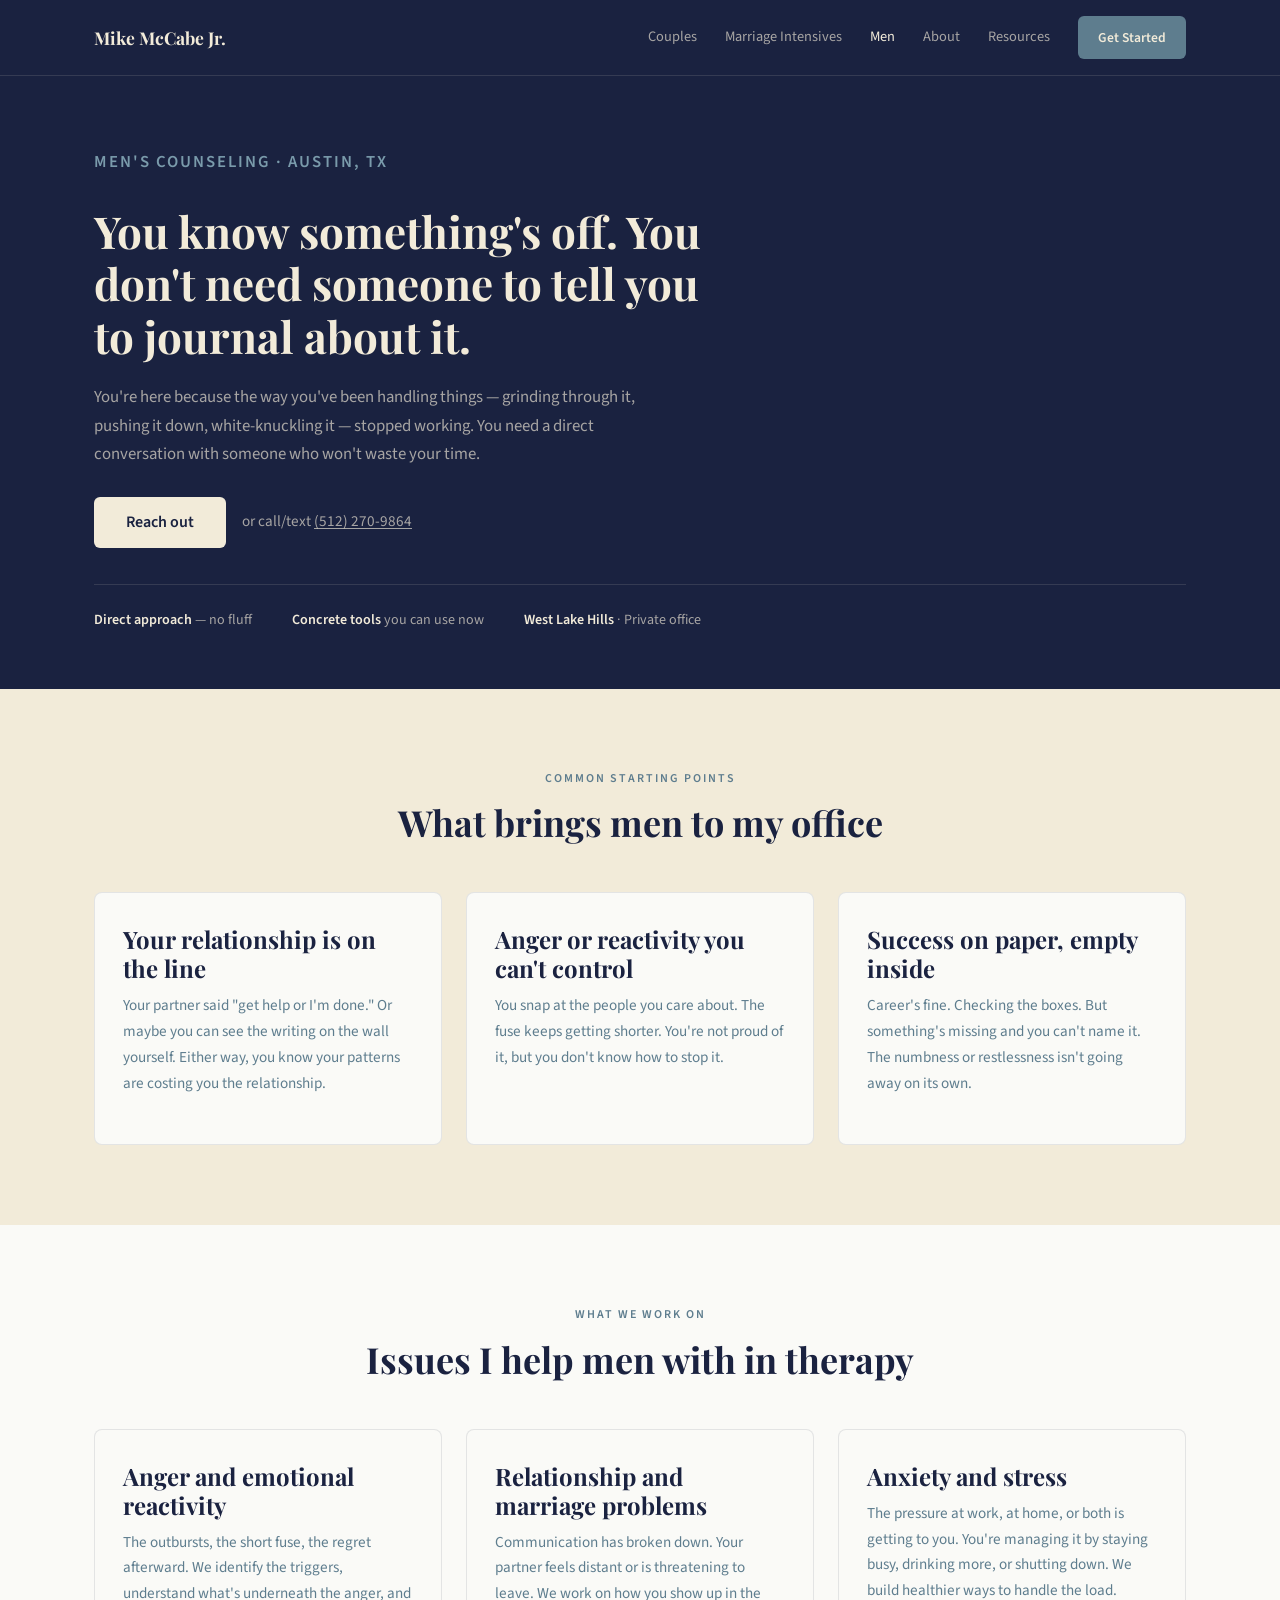
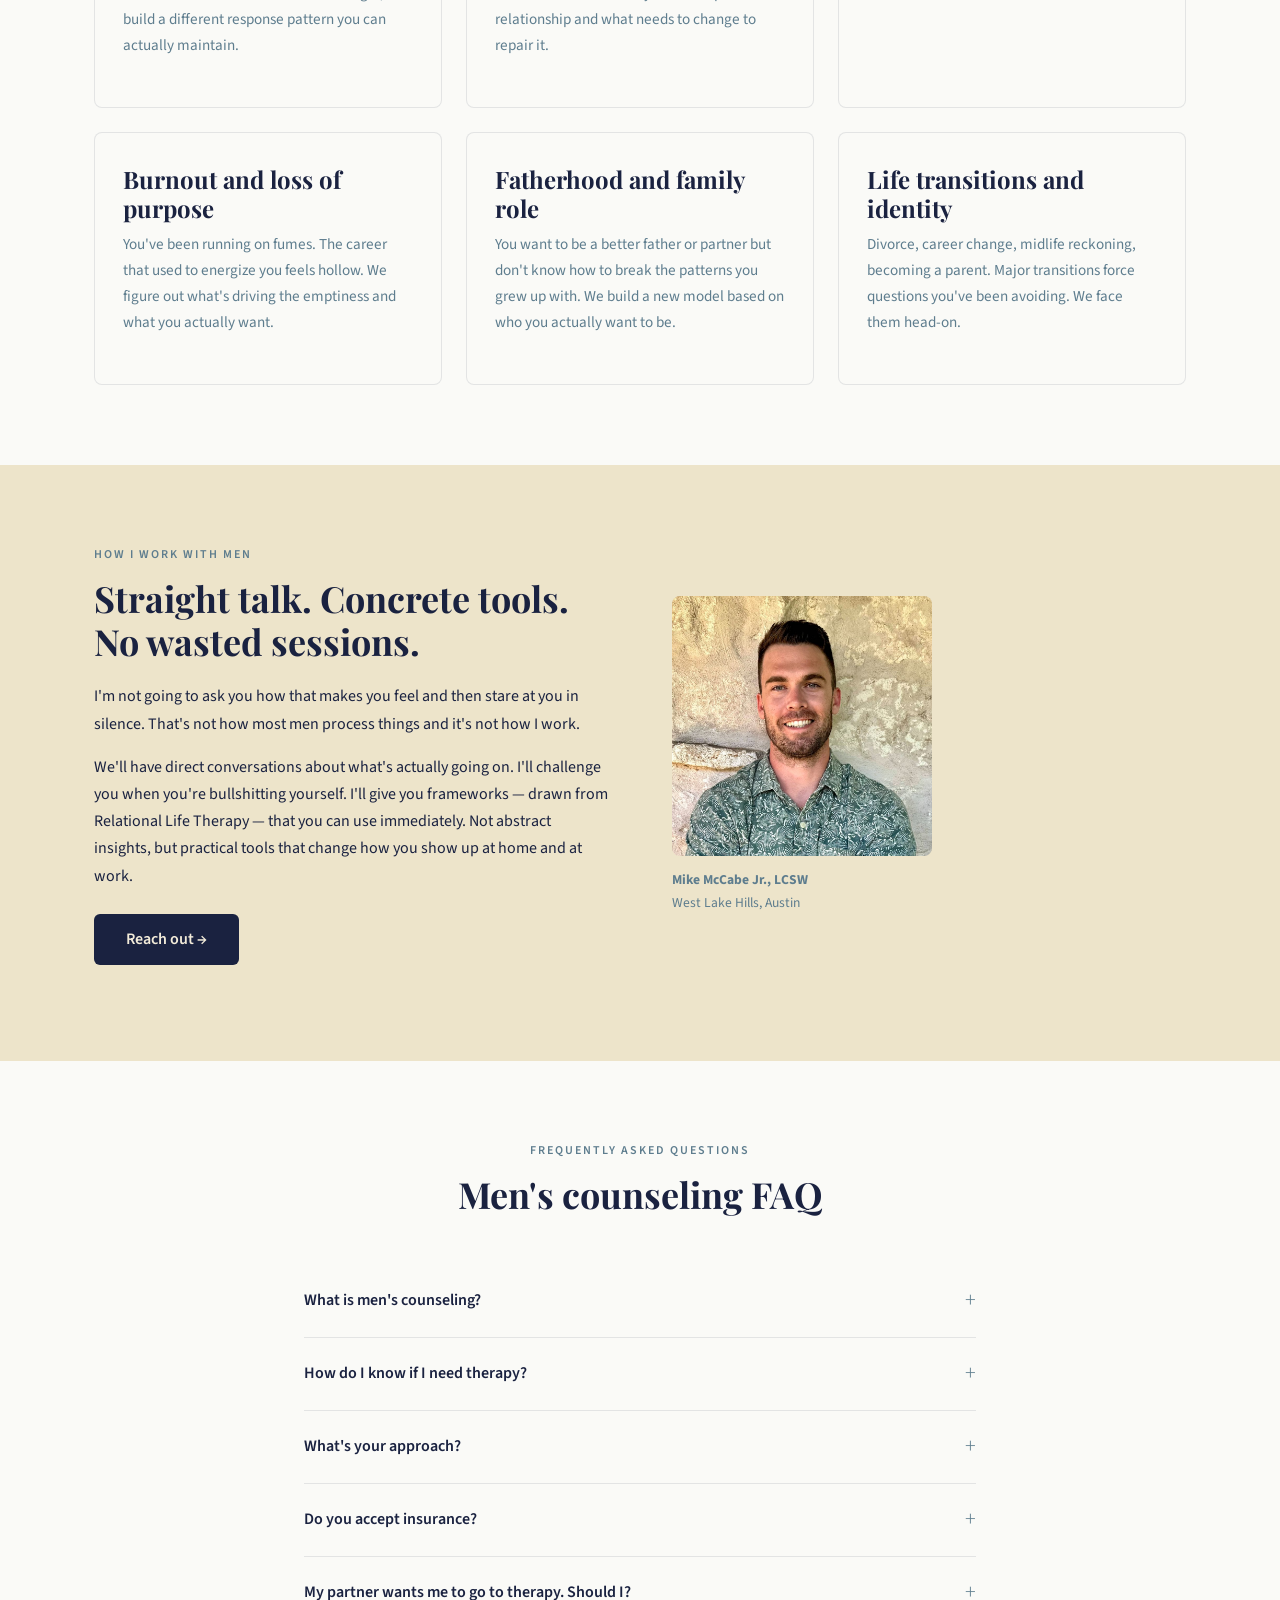
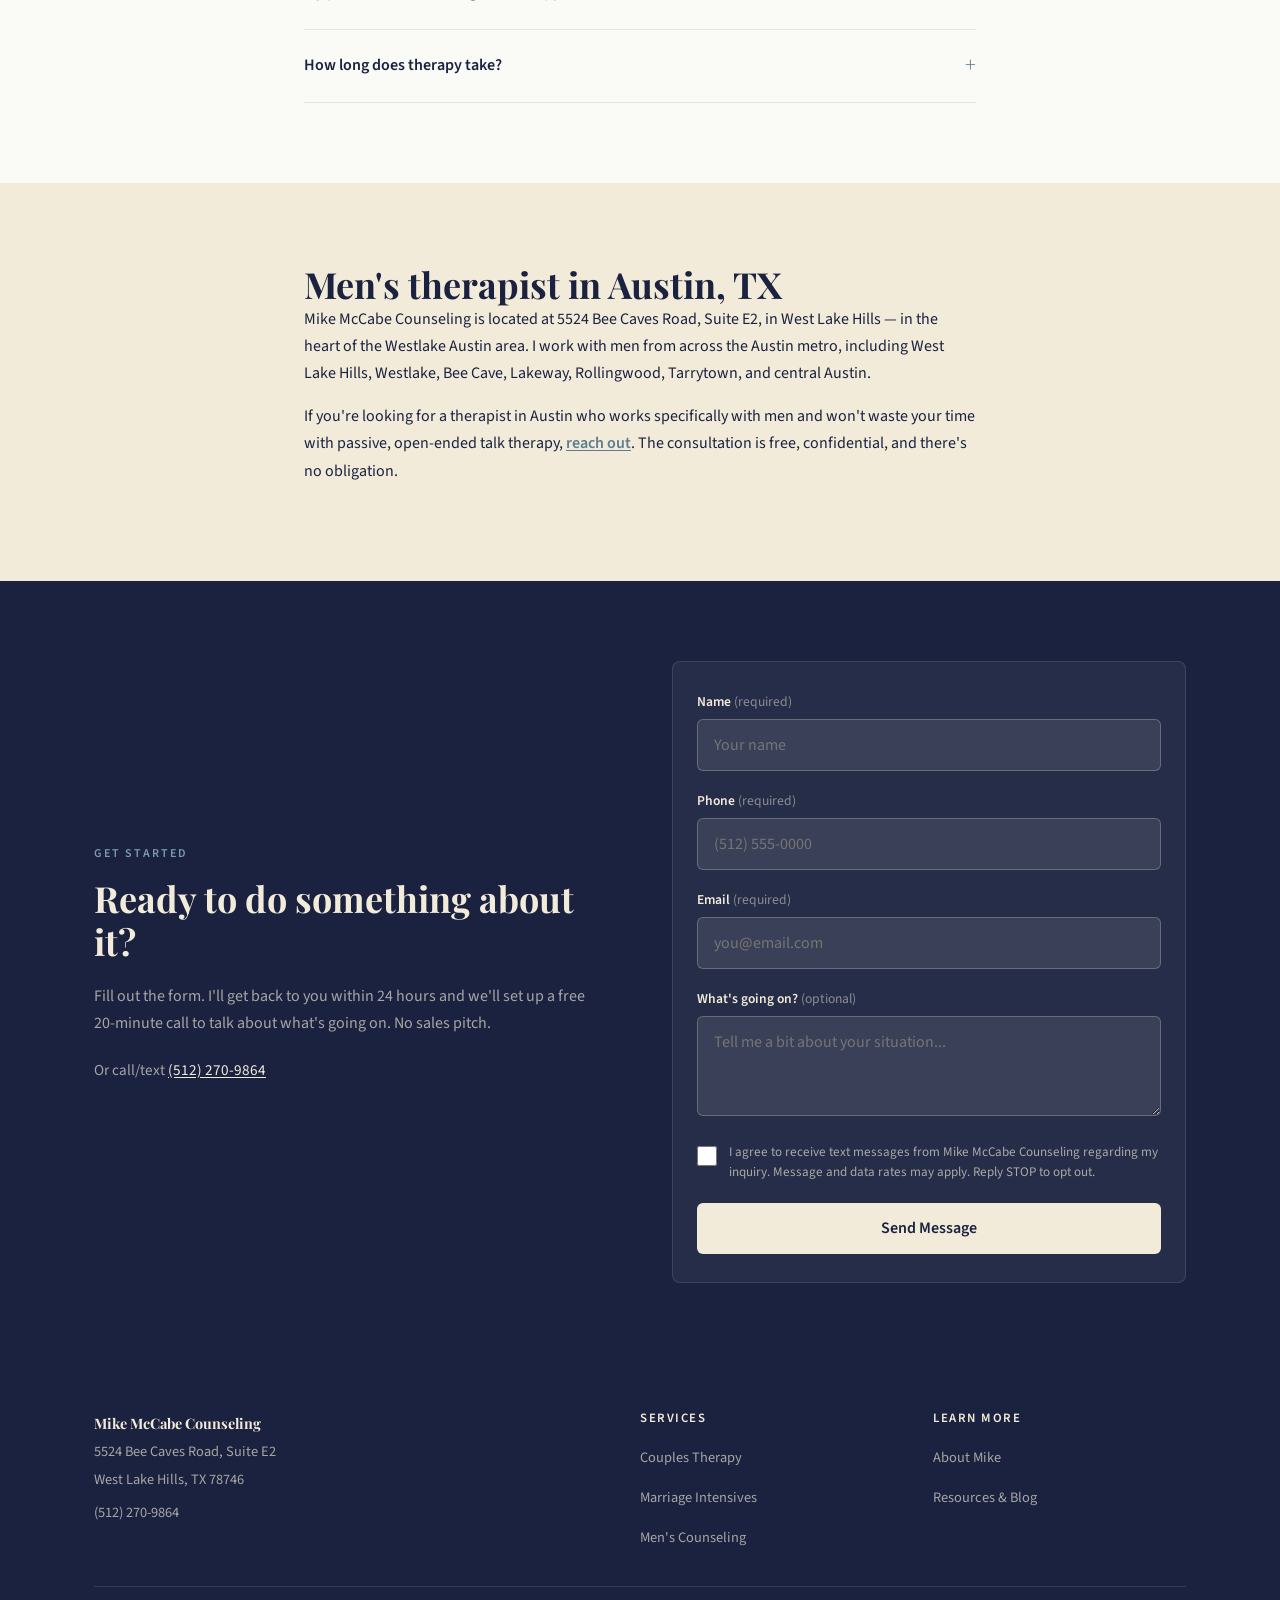
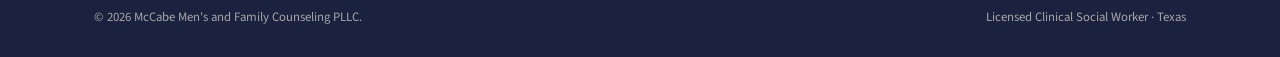
<file: mens.html>
<!DOCTYPE html>
<html lang="en">
<head>
  <meta charset="UTF-8">
  <meta name="viewport" content="width=device-width, initial-scale=1.0">
  <title>Men's Counseling in Austin, TX | Mike McCabe Counseling</title>
  <meta name="description" content="Men's counseling in Austin, TX. A direct, results-driven approach to anger, anxiety, relationship issues, burnout, and feeling stuck. Mike McCabe, LCSW in Westlake Austin.">
  <link rel="canonical" href="https://mikemccabecounseling.com/mens.html">
  <meta property="og:title" content="Men's Counseling in Austin, TX | Mike McCabe Counseling">
  <meta property="og:description" content="Therapy for men who are done feeling stuck. Direct, results-driven counseling in Westlake Austin.">
  <meta property="og:type" content="website">

  <link rel="preconnect" href="https://fonts.googleapis.com">
  <link rel="preconnect" href="https://fonts.gstatic.com" crossorigin>
  <link href="https://fonts.googleapis.com/css2?family=Playfair+Display:wght@400;700&family=Source+Sans+3:wght@400;600;700&display=swap" rel="stylesheet">
  <link rel="stylesheet" href="/css/style.css">

  <!-- LocalBusiness Schema -->
  <script type="application/ld+json">
  {
    "@context": "https://schema.org",
    "@type": "ProfessionalService",
    "name": "Mike McCabe Counseling",
    "description": "Men's counseling and therapy in Westlake Austin, TX. Direct, results-driven approach.",
    "url": "https://mikemccabecounseling.com/mens.html",
    "telephone": "+15122709864",
    "address": {
      "@type": "PostalAddress",
      "streetAddress": "5524 Bee Caves Road, Suite E2",
      "addressLocality": "West Lake Hills",
      "addressRegion": "TX",
      "postalCode": "78746",
      "addressCountry": "US"
    },
    "areaServed": [
      { "@type": "City", "name": "Austin" },
      { "@type": "City", "name": "West Lake Hills" },
      { "@type": "City", "name": "Bee Cave" },
      { "@type": "City", "name": "Lakeway" }
    ],
    "priceRange": "$$$$"
  }
  </script>

  <!-- FAQ Schema -->
  <script type="application/ld+json">
  {
    "@context": "https://schema.org",
    "@type": "FAQPage",
    "mainEntity": [
      {
        "@type": "Question",
        "name": "What is men's counseling?",
        "acceptedAnswer": { "@type": "Answer", "text": "Men's counseling is therapy tailored to the way men typically process emotions and challenges. It's direct, structured, and focused on practical tools rather than open-ended talk therapy. Sessions address issues like anger, relationship problems, burnout, anxiety, and the feeling of being stuck despite outward success." }
      },
      {
        "@type": "Question",
        "name": "How do I know if I need therapy?",
        "acceptedAnswer": { "@type": "Answer", "text": "If the way you've been handling things — pushing through it, staying busy, toughing it out — has stopped working, that's usually the signal. Common signs include a shorter fuse, relationship strain, feeling numb or disconnected, or a partner telling you something needs to change." }
      },
      {
        "@type": "Question",
        "name": "What does men's counseling cost?",
        "acceptedAnswer": { "@type": "Answer", "text": "Mike McCabe Counseling is a private-pay practice. Session rates are discussed during the free consultation. We can provide superbills for potential out-of-network insurance reimbursement." }
      },
      {
        "@type": "Question",
        "name": "Do you accept insurance?",
        "acceptedAnswer": { "@type": "Answer", "text": "We don't accept insurance directly. This allows complete clinical focus without insurance dictating session length or treatment approach. Superbills are available for potential out-of-network reimbursement." }
      },
      {
        "@type": "Question",
        "name": "What's your approach to men's therapy?",
        "acceptedAnswer": { "@type": "Answer", "text": "The approach draws from Relational Life Therapy (RLT) and is direct and action-oriented. Sessions focus on identifying patterns, building concrete tools, and making changes you can feel in your daily life — not abstract insights or open-ended processing." }
      }
    ]
  }
  </script>
  <!-- Google Tag Manager -->
  <script>(function(w,d,s,l,i){w[l]=w[l]||[];w[l].push({'gtm.start':
  new Date().getTime(),event:'gtm.js'});var f=d.getElementsByTagName(s)[0],
  j=d.createElement(s),dl=l!='dataLayer'?'&l='+l:'';j.async=true;j.src=
  'https://www.googletagmanager.com/gtm.js?id='+i+dl;f.parentNode.insertBefore(j,f);
  })(window,document,'script','dataLayer','GTM-TH7GG8ZM');</script>
  <!-- End Google Tag Manager -->
</head>
<body>
  <!-- Google Tag Manager (noscript) -->
  <noscript><iframe src="https://www.googletagmanager.com/ns.html?id=GTM-TH7GG8ZM"
  height="0" width="0" style="display:none;visibility:hidden"></iframe></noscript>
  <!-- End Google Tag Manager (noscript) -->

  <nav class="nav">
    <div class="nav-inner">
      <a href="/" class="nav-brand">Mike McCabe Jr.</a>
      <button class="nav-toggle" aria-label="Toggle navigation"><span></span><span></span><span></span></button>
      <div class="nav-links">
        <a href="/couples.html">Couples</a>
        <a href="/intensives.html">Marriage Intensives</a>
        <a href="/mens.html" class="active">Men</a>
        <a href="/about.html">About</a>
        <a href="/blog/">Resources</a>
        <a href="#contact" class="nav-cta">Get Started</a>
      </div>
    </div>
  </nav>

  <!-- HERO -->
  <section class="hero">
    <div class="container">
      <p class="label">Men's Counseling · Austin, TX</p>
      <h1>You know something's off. You don't need someone to tell you to journal about it.</h1>
      <p>You're here because the way you've been handling things — grinding through it, pushing it down, white-knuckling it — stopped working. You need a direct conversation with someone who won't waste your time.</p>
      <div class="hero-cta-row">
        <a href="#contact" class="btn btn-primary">Reach out</a>
        <span class="hero-phone">or call/text <a href="tel:5122709864">(512) 270-9864</a></span>
      </div>
      <div class="trust-bar">
        <div class="trust-item"><strong>Direct approach</strong> — no fluff</div>
        <div class="trust-item"><strong>Concrete tools</strong> you can use now</div>
        <div class="trust-item"><strong>West Lake Hills</strong> · Private office</div>
      </div>
    </div>
  </section>

  <!-- WHAT BRINGS MEN IN -->
  <section class="section bg-cream">
    <div class="container">
      <div class="section-header">
        <span class="label">Common starting points</span>
        <h2>What brings men to my office</h2>
      </div>
      <div class="card-grid">
        <div class="card">
          <h3>Your relationship is on the line</h3>
          <p>Your partner said "get help or I'm done." Or maybe you can see the writing on the wall yourself. Either way, you know your patterns are costing you the relationship.</p>
        </div>
        <div class="card">
          <h3>Anger or reactivity you can't control</h3>
          <p>You snap at the people you care about. The fuse keeps getting shorter. You're not proud of it, but you don't know how to stop it.</p>
        </div>
        <div class="card">
          <h3>Success on paper, empty inside</h3>
          <p>Career's fine. Checking the boxes. But something's missing and you can't name it. The numbness or restlessness isn't going away on its own.</p>
        </div>
      </div>
    </div>
  </section>

  <!-- WHAT WE WORK ON (SEO keyword section) -->
  <section class="section bg-white">
    <div class="container">
      <div class="section-header">
        <span class="label">What we work on</span>
        <h2>Issues I help men with in therapy</h2>
      </div>
      <div class="card-grid">
        <div class="card">
          <h3>Anger and emotional reactivity</h3>
          <p>The outbursts, the short fuse, the regret afterward. We identify the triggers, understand what's underneath the anger, and build a different response pattern you can actually maintain.</p>
        </div>
        <div class="card">
          <h3>Relationship and marriage problems</h3>
          <p>Communication has broken down. Your partner feels distant or is threatening to leave. We work on how you show up in the relationship and what needs to change to repair it.</p>
        </div>
        <div class="card">
          <h3>Anxiety and stress</h3>
          <p>The pressure at work, at home, or both is getting to you. You're managing it by staying busy, drinking more, or shutting down. We build healthier ways to handle the load.</p>
        </div>
        <div class="card">
          <h3>Burnout and loss of purpose</h3>
          <p>You've been running on fumes. The career that used to energize you feels hollow. We figure out what's driving the emptiness and what you actually want.</p>
        </div>
        <div class="card">
          <h3>Fatherhood and family role</h3>
          <p>You want to be a better father or partner but don't know how to break the patterns you grew up with. We build a new model based on who you actually want to be.</p>
        </div>
        <div class="card">
          <h3>Life transitions and identity</h3>
          <p>Divorce, career change, midlife reckoning, becoming a parent. Major transitions force questions you've been avoiding. We face them head-on.</p>
        </div>
      </div>
    </div>
  </section>

  <!-- APPROACH -->
  <section class="section bg-sand">
    <div class="container">
      <div class="two-col">
        <div>
          <span class="label">How I work with men</span>
          <h2 style="margin: 12px 0 20px;">Straight talk. Concrete tools. No wasted sessions.</h2>
          <p>I'm not going to ask you how that makes you feel and then stare at you in silence. That's not how most men process things and it's not how I work.</p>
          <p>We'll have direct conversations about what's actually going on. I'll challenge you when you're bullshitting yourself. I'll give you frameworks — drawn from Relational Life Therapy — that you can use immediately. Not abstract insights, but practical tools that change how you show up at home and at work.</p>
          <p style="margin-top: 24px;">
            <a href="#contact" class="btn btn-primary-dark">Reach out →</a>
          </p>
        </div>
        <div>
          <img src="/images/mike-mccabe-headshot.png" alt="Mike McCabe Jr., LCSW — Men's therapist in Westlake Austin" class="headshot-inline" loading="lazy">
          <p style="font-size: 0.85rem; color: var(--text-muted); margin-top: 12px;"><strong>Mike McCabe Jr., LCSW</strong><br>West Lake Hills, Austin</p>
        </div>
      </div>
    </div>
  </section>

  <!-- FAQ -->
  <section class="section bg-white" id="faq">
    <div class="container" style="max-width: 720px;">
      <div class="section-header">
        <span class="label">Frequently asked questions</span>
        <h2>Men's counseling FAQ</h2>
      </div>

      <div class="faq-item">
        <button class="faq-question">What is men's counseling?</button>
        <div class="faq-answer"><p>Men's counseling is therapy tailored to the way men typically process emotions and challenges. It's direct, structured, and focused on practical tools rather than open-ended talk therapy. Sessions address issues like anger, relationship problems, burnout, anxiety, and the feeling of being stuck despite outward success.</p></div>
      </div>
      <div class="faq-item">
        <button class="faq-question">How do I know if I need therapy?</button>
        <div class="faq-answer"><p>If the way you've been handling things — pushing through it, staying busy, toughing it out — has stopped working, that's usually the signal. Common signs include a shorter fuse, relationship strain, feeling numb or disconnected, or a partner telling you something needs to change.</p></div>
      </div>
      <div class="faq-item">
        <button class="faq-question">What's your approach?</button>
        <div class="faq-answer"><p>I draw primarily from Terry Real's Relational Life Therapy (RLT). It's direct and action-oriented — we identify patterns, build concrete tools, and focus on changes you can feel in your daily life. I'll challenge you when needed and give you frameworks you can use between sessions, not just insights to think about.</p></div>
      </div>
      <div class="faq-item">
        <button class="faq-question">Do you accept insurance?</button>
        <div class="faq-answer"><p>Mike McCabe Counseling is a private-pay practice. This allows complete clinical focus without insurance dictating session length or treatment approach. We can provide superbills for potential out-of-network reimbursement.</p></div>
      </div>
      <div class="faq-item">
        <button class="faq-question">My partner wants me to go to therapy. Should I?</button>
        <div class="faq-answer"><p>If your partner is asking you to get help, that's worth taking seriously — it usually means they've been struggling with something for a while. That doesn't mean therapy is about fixing you. It's about understanding your patterns and deciding what you want to change. The free consultation is a low-pressure way to see if it makes sense.</p></div>
      </div>
      <div class="faq-item">
        <button class="faq-question">How long does therapy take?</button>
        <div class="faq-answer"><p>It depends on what you're working on. Some men see real shifts in 8-12 sessions. Others benefit from longer-term work, especially for deep-rooted patterns. We'll talk about goals and timeline in the consultation so you know what to expect.</p></div>
      </div>
    </div>
  </section>

  <!-- LOCAL AUTHORITY (SEO) -->
  <section class="section bg-cream">
    <div class="container" style="max-width: 720px;">
      <h2>Men's therapist in Austin, TX</h2>
      <p>Mike McCabe Counseling is located at 5524 Bee Caves Road, Suite E2, in West Lake Hills — in the heart of the Westlake Austin area. I work with men from across the Austin metro, including West Lake Hills, Westlake, Bee Cave, Lakeway, Rollingwood, Tarrytown, and central Austin.</p>
      <p>If you're looking for a therapist in Austin who works specifically with men and won't waste your time with passive, open-ended talk therapy, <a href="#contact" style="color: var(--slate); font-weight: 600; text-decoration: underline; text-underline-offset: 2px;">reach out</a>. The consultation is free, confidential, and there's no obligation.</p>
    </div>
  </section>

  <!-- CONTACT FORM -->
  <section class="section bg-navy" id="contact">
    <div class="container">
      <div class="two-col">
        <div>
          <span class="label" style="color: var(--slate-light);">Get started</span>
          <h2 style="color: var(--cream); margin: 12px 0 20px;">Ready to do something about it?</h2>
          <p style="color: var(--text-muted-on-navy);">Fill out the form. I'll get back to you within 24 hours and we'll set up a free 20-minute call to talk about what's going on. No sales pitch.</p>
          <p style="margin-top: 20px; font-size: 0.95rem; color: var(--text-muted-on-navy);">Or call/text <a href="tel:5122709864" style="color: var(--cream); text-decoration: underline; text-underline-offset: 2px;">(512) 270-9864</a></p>
        </div>
        <div>
          <form class="contact-form" data-service="mens" action="https://formspree.io/f/xdayagjq" method="POST" style="background: rgba(255,255,255,0.05); border: 1px solid rgba(242,235,217,0.12); border-radius: 8px; padding: 28px 24px;">
            <div style="margin-bottom: 18px;">
              <label style="display: block; font-size: 0.85rem; font-weight: 600; margin-bottom: 6px; color: #F2EBD9;">Name <span style="font-weight: 400; opacity: 0.5;">(required)</span></label>
              <input type="text" name="name" required placeholder="Your name" style="background: rgba(242,235,217,0.1); border: 1.5px solid rgba(242,235,217,0.25); color: #F2EBD9; width: 100%; padding: 14px 16px; border-radius: 6px; font-size: 16px; font-family: inherit; -webkit-appearance: none;">
            </div>
            <div style="margin-bottom: 18px;">
              <label style="display: block; font-size: 0.85rem; font-weight: 600; margin-bottom: 6px; color: #F2EBD9;">Phone <span style="font-weight: 400; opacity: 0.5;">(required)</span></label>
              <input type="tel" name="phone" required placeholder="(512) 555-0000" style="background: rgba(242,235,217,0.1); border: 1.5px solid rgba(242,235,217,0.25); color: #F2EBD9; width: 100%; padding: 14px 16px; border-radius: 6px; font-size: 16px; font-family: inherit; -webkit-appearance: none;">
            </div>
            <div style="margin-bottom: 18px;">
              <label style="display: block; font-size: 0.85rem; font-weight: 600; margin-bottom: 6px; color: #F2EBD9;">Email <span style="font-weight: 400; opacity: 0.5;">(required)</span></label>
              <input type="email" name="email" required placeholder="you@email.com" style="background: rgba(242,235,217,0.1); border: 1.5px solid rgba(242,235,217,0.25); color: #F2EBD9; width: 100%; padding: 14px 16px; border-radius: 6px; font-size: 16px; font-family: inherit; -webkit-appearance: none;">
            </div>
            <div style="margin-bottom: 18px;">
              <label style="display: block; font-size: 0.85rem; font-weight: 600; margin-bottom: 6px; color: #F2EBD9;">What's going on? <span style="font-weight: 400; opacity: 0.5;">(optional)</span></label>
              <textarea name="message" rows="3" placeholder="Tell me a bit about your situation..." style="background: rgba(242,235,217,0.1); border: 1.5px solid rgba(242,235,217,0.25); color: #F2EBD9; width: 100%; padding: 14px 16px; border-radius: 6px; font-size: 16px; font-family: inherit; -webkit-appearance: none; resize: vertical; min-height: 100px;"></textarea>
            </div>
            <div style="display: flex; align-items: flex-start; gap: 12px; margin-bottom: 20px;">
              <input type="checkbox" name="sms_consent" id="sms-consent-mens" required style="margin-top: 3px; width: 20px; height: 20px; flex-shrink: 0; accent-color: #5E7D8E;">
              <label for="sms-consent-mens" style="font-size: 0.82rem; color: rgba(242,235,217,0.65); line-height: 1.5;">I agree to receive text messages from Mike McCabe Counseling regarding my inquiry. Message and data rates may apply. Reply STOP to opt out.</label>
            </div>
            <button type="submit" class="btn btn-primary" style="width: 100%;">Send Message</button>
          </form>
        </div>
      </div>
    </div>
  </section>

  <footer class="footer">
    <div class="container">
      <div class="footer-grid">
        <div>
          <p class="footer-brand">Mike McCabe Counseling</p>
          <p>5524 Bee Caves Road, Suite E2</p>
          <p>West Lake Hills, TX 78746</p>
          <p style="margin-top: 8px;"><a href="tel:5122709864">(512) 270-9864</a></p>
        </div>
        <div>
          <h4>Services</h4>
          <div class="footer-links">
            <a href="/couples.html">Couples Therapy</a>
            <a href="/intensives.html">Marriage Intensives</a>
            <a href="/mens.html">Men's Counseling</a>
          </div>
        </div>
        <div>
          <h4>Learn More</h4>
          <div class="footer-links">
            <a href="/about.html">About Mike</a>
            <a href="/blog/">Resources &amp; Blog</a>
          </div>
        </div>
      </div>
      <div class="footer-bottom">
        <span>&copy; 2026 McCabe Men's and Family Counseling PLLC.</span>
        <span>Licensed Clinical Social Worker · Texas</span>
      </div>
    </div>
  </footer>

  <script src="/js/main.js"></script>
</body>
</html>
</file>
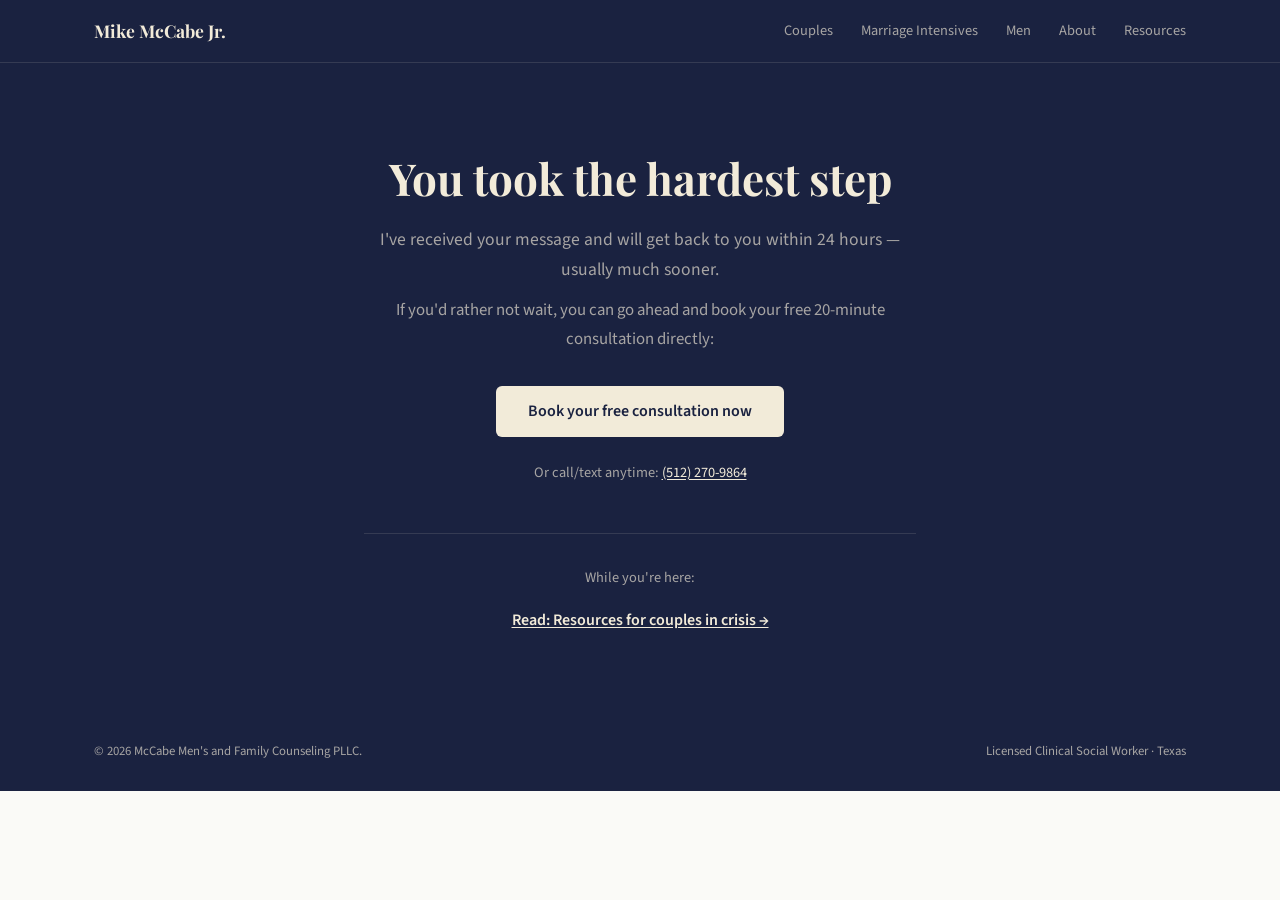
<file: thank-you/couples.html>
<!DOCTYPE html>
<html lang="en">
<head>
  <meta charset="UTF-8">
  <meta name="viewport" content="width=device-width, initial-scale=1.0">
  <title>Thank You | Mike McCabe Counseling</title>
  <meta name="robots" content="noindex, nofollow">

  <!-- Google Tag Manager -->
  <script>(function(w,d,s,l,i){w[l]=w[l]||[];w[l].push({'gtm.start':
  new Date().getTime(),event:'gtm.js'});var f=d.getElementsByTagName(s)[0],
  j=d.createElement(s),dl=l!='dataLayer'?'&l='+l:'';j.async=true;j.src=
  'https://www.googletagmanager.com/gtm.js?id='+i+dl;f.parentNode.insertBefore(j,f);
  })(window,document,'script','dataLayer','GTM-TH7GG8ZM');</script>
  <!-- End Google Tag Manager -->

  <link rel="preconnect" href="https://fonts.googleapis.com">
  <link rel="preconnect" href="https://fonts.gstatic.com" crossorigin>
  <link href="https://fonts.googleapis.com/css2?family=Playfair+Display:wght@400;700&family=Source+Sans+3:wght@400;600;700&display=swap" rel="stylesheet">
  <link rel="stylesheet" href="/css/style.css">
</head>
<body>
  <!-- Google Tag Manager (noscript) -->
  <noscript><iframe src="https://www.googletagmanager.com/ns.html?id=GTM-TH7GG8ZM"
  height="0" width="0" style="display:none;visibility:hidden"></iframe></noscript>
  <!-- End Google Tag Manager (noscript) -->

  <nav class="nav">
    <div class="nav-inner">
      <a href="/" class="nav-brand">Mike McCabe Jr.</a>
      <button class="nav-toggle" aria-label="Toggle navigation"><span></span><span></span><span></span></button>
      <div class="nav-links">
        <a href="/couples.html">Couples</a>
        <a href="/intensives.html">Marriage Intensives</a>
        <a href="/mens.html">Men</a>
        <a href="/about.html">About</a>
        <a href="/blog/">Resources</a>
      </div>
    </div>
  </nav>

  <section class="hero" style="min-height: 70vh; display: flex; align-items: center;">
    <div class="container" style="text-align: center; max-width: 600px; margin: 0 auto;">
      <h1 style="margin-bottom: 20px;">You took the hardest step</h1>
      <p style="font-size: 1.1rem; color: var(--text-muted-on-navy); margin-bottom: 12px;">I've received your message and will get back to you within 24 hours — usually much sooner.</p>
      <p style="color: var(--text-muted-on-navy); margin-bottom: 32px;">If you'd rather not wait, you can go ahead and book your free 20-minute consultation directly:</p>
      <a href="https://calendly.com/mike-mikemccabecounseling/couplesconsult" class="btn btn-primary" target="_blank" rel="noopener">Book your free consultation now</a>
      <p style="margin-top: 24px; font-size: 0.9rem; color: var(--text-muted-on-navy);">Or call/text anytime: <a href="tel:5122709864" style="color: var(--cream); text-decoration: underline; text-underline-offset: 2px;">(512) 270-9864</a></p>
      <div style="margin-top: 48px; padding-top: 32px; border-top: 1px solid var(--border-light);">
        <p style="color: var(--text-muted-on-navy); font-size: 0.9rem; margin-bottom: 16px;">While you're here:</p>
        <a href="/blog/" style="color: var(--cream); font-weight: 600; text-decoration: underline; text-underline-offset: 2px;">Read: Resources for couples in crisis →</a>
      </div>
    </div>
  </section>

  <footer class="footer">
    <div class="container">
      <div class="footer-bottom" style="border-top: none; padding-top: 0;">
        <span>&copy; 2026 McCabe Men's and Family Counseling PLLC.</span>
        <span>Licensed Clinical Social Worker · Texas</span>
      </div>
    </div>
  </footer>
  <script src="/js/main.js"></script>
</body>
</html>
</file>
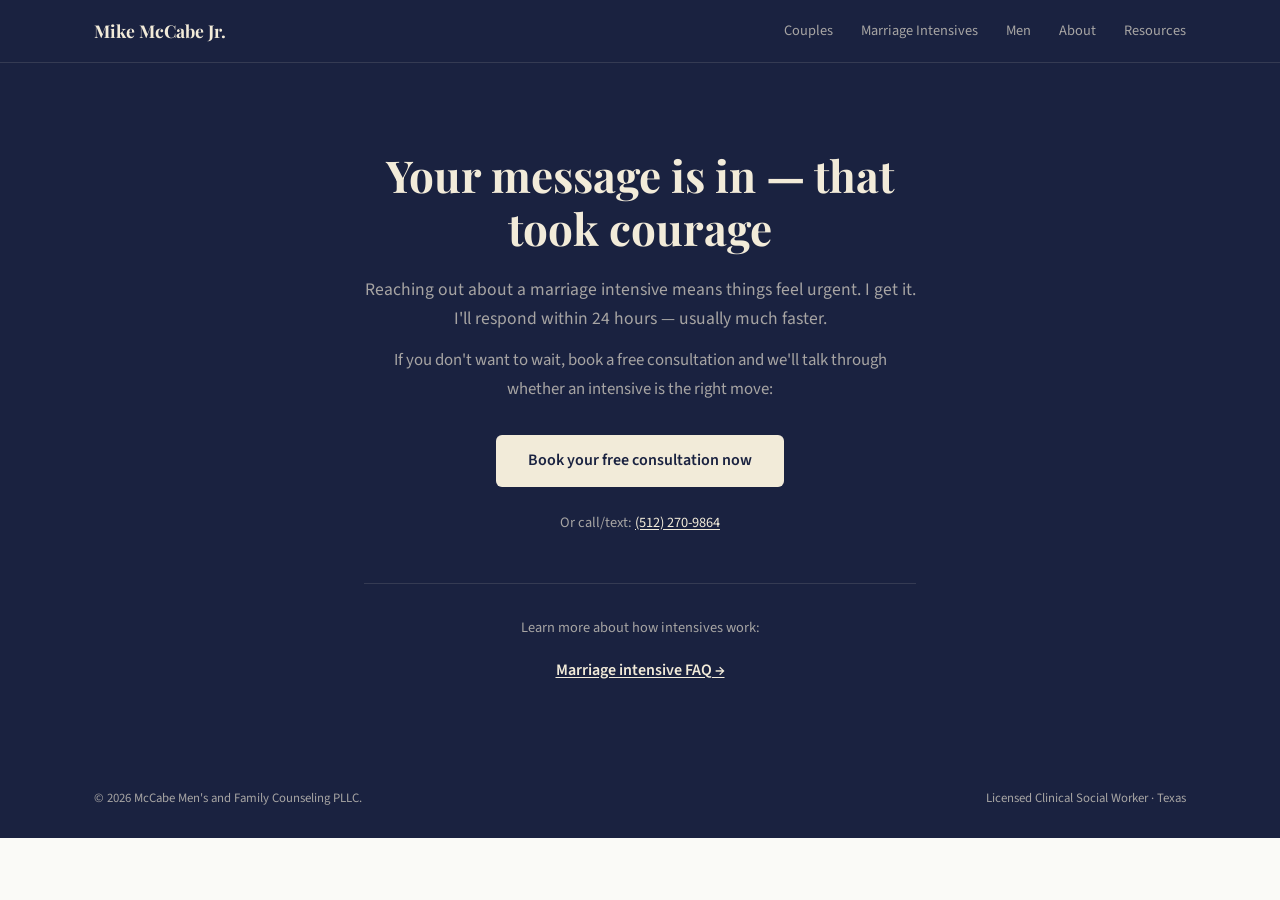
<file: thank-you/intensives.html>
<!DOCTYPE html>
<html lang="en">
<head>
  <meta charset="UTF-8">
  <meta name="viewport" content="width=device-width, initial-scale=1.0">
  <title>Thank You | Marriage Intensives | Mike McCabe Counseling</title>
  <meta name="robots" content="noindex, nofollow">

  <!-- Google Tag Manager -->
  <script>(function(w,d,s,l,i){w[l]=w[l]||[];w[l].push({'gtm.start':
  new Date().getTime(),event:'gtm.js'});var f=d.getElementsByTagName(s)[0],
  j=d.createElement(s),dl=l!='dataLayer'?'&l='+l:'';j.async=true;j.src=
  'https://www.googletagmanager.com/gtm.js?id='+i+dl;f.parentNode.insertBefore(j,f);
  })(window,document,'script','dataLayer','GTM-TH7GG8ZM');</script>
  <!-- End Google Tag Manager -->

  <link rel="preconnect" href="https://fonts.googleapis.com">
  <link rel="preconnect" href="https://fonts.gstatic.com" crossorigin>
  <link href="https://fonts.googleapis.com/css2?family=Playfair+Display:wght@400;700&family=Source+Sans+3:wght@400;600;700&display=swap" rel="stylesheet">
  <link rel="stylesheet" href="/css/style.css">
</head>
<body>
  <!-- Google Tag Manager (noscript) -->
  <noscript><iframe src="https://www.googletagmanager.com/ns.html?id=GTM-TH7GG8ZM"
  height="0" width="0" style="display:none;visibility:hidden"></iframe></noscript>
  <!-- End Google Tag Manager (noscript) -->

  <nav class="nav">
    <div class="nav-inner">
      <a href="/" class="nav-brand">Mike McCabe Jr.</a>
      <button class="nav-toggle" aria-label="Toggle navigation"><span></span><span></span><span></span></button>
      <div class="nav-links">
        <a href="/couples.html">Couples</a>
        <a href="/intensives.html">Marriage Intensives</a>
        <a href="/mens.html">Men</a>
        <a href="/about.html">About</a>
        <a href="/blog/">Resources</a>
      </div>
    </div>
  </nav>

  <section class="hero" style="min-height: 70vh; display: flex; align-items: center;">
    <div class="container" style="text-align: center; max-width: 600px; margin: 0 auto;">
      <h1 style="margin-bottom: 20px;">Your message is in — that took courage</h1>
      <p style="font-size: 1.1rem; color: var(--text-muted-on-navy); margin-bottom: 12px;">Reaching out about a marriage intensive means things feel urgent. I get it. I'll respond within 24 hours — usually much faster.</p>
      <p style="color: var(--text-muted-on-navy); margin-bottom: 32px;">If you don't want to wait, book a free consultation and we'll talk through whether an intensive is the right move:</p>
      <a href="https://calendly.com/mike-mikemccabecounseling/20-minute-marriage-intensive-consultation" class="btn btn-primary" target="_blank" rel="noopener">Book your free consultation now</a>
      <p style="margin-top: 24px; font-size: 0.9rem; color: var(--text-muted-on-navy);">Or call/text: <a href="tel:5122709864" style="color: var(--cream); text-decoration: underline; text-underline-offset: 2px;">(512) 270-9864</a></p>
      <div style="margin-top: 48px; padding-top: 32px; border-top: 1px solid var(--border-light);">
        <p style="color: var(--text-muted-on-navy); font-size: 0.9rem; margin-bottom: 16px;">Learn more about how intensives work:</p>
        <a href="/intensives.html#faq" style="color: var(--cream); font-weight: 600; text-decoration: underline; text-underline-offset: 2px;">Marriage intensive FAQ →</a>
      </div>
    </div>
  </section>

  <footer class="footer">
    <div class="container">
      <div class="footer-bottom" style="border-top: none; padding-top: 0;">
        <span>&copy; 2026 McCabe Men's and Family Counseling PLLC.</span>
        <span>Licensed Clinical Social Worker · Texas</span>
      </div>
    </div>
  </footer>
  <script src="/js/main.js"></script>
</body>
</html>
</file>
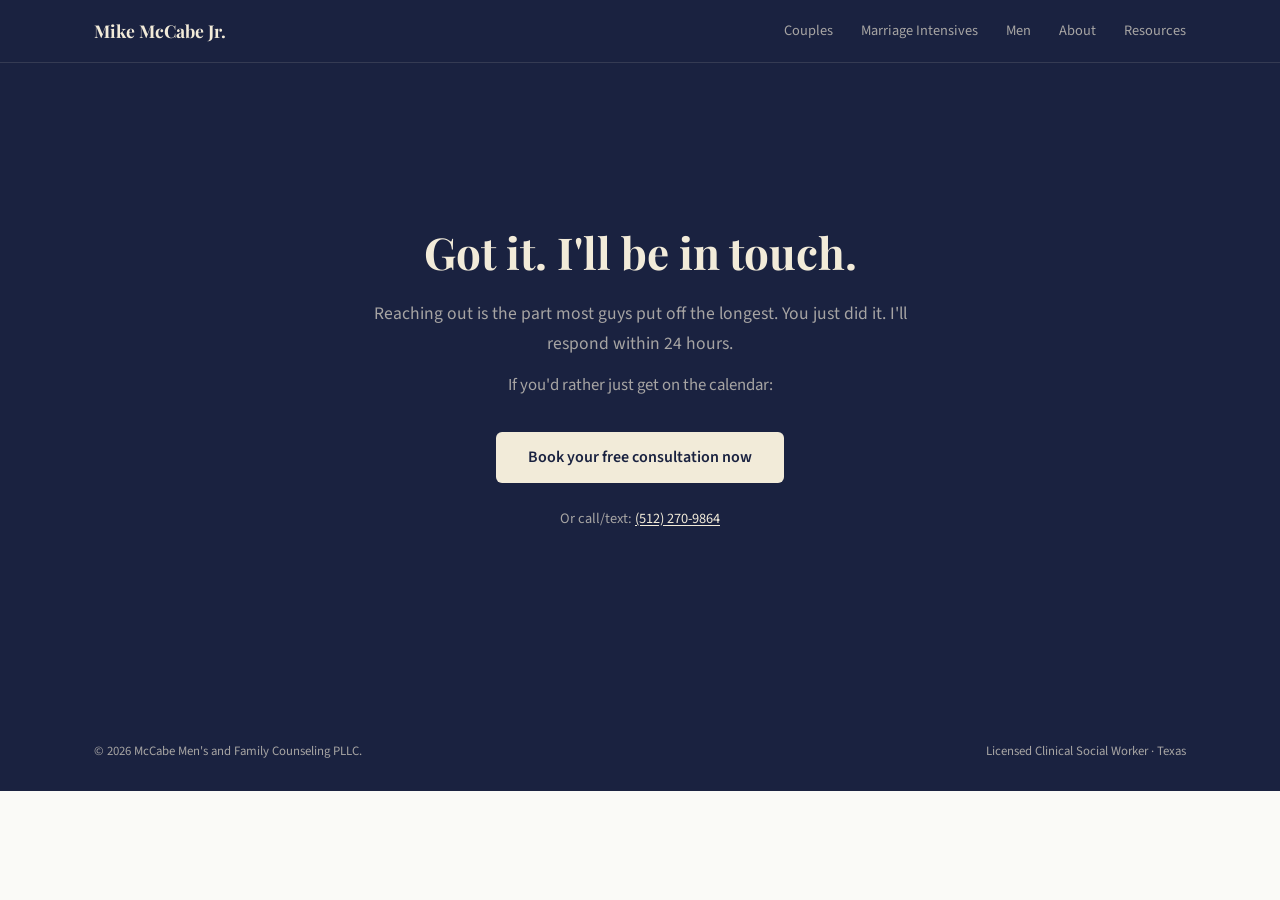
<file: thank-you/mens.html>
<!DOCTYPE html>
<html lang="en">
<head>
  <meta charset="UTF-8">
  <meta name="viewport" content="width=device-width, initial-scale=1.0">
  <title>Thank You | Men's Counseling | Mike McCabe Counseling</title>
  <meta name="robots" content="noindex, nofollow">

  <!-- Google Tag Manager -->
  <script>(function(w,d,s,l,i){w[l]=w[l]||[];w[l].push({'gtm.start':
  new Date().getTime(),event:'gtm.js'});var f=d.getElementsByTagName(s)[0],
  j=d.createElement(s),dl=l!='dataLayer'?'&l='+l:'';j.async=true;j.src=
  'https://www.googletagmanager.com/gtm.js?id='+i+dl;f.parentNode.insertBefore(j,f);
  })(window,document,'script','dataLayer','GTM-TH7GG8ZM');</script>
  <!-- End Google Tag Manager -->

  <link rel="preconnect" href="https://fonts.googleapis.com">
  <link rel="preconnect" href="https://fonts.gstatic.com" crossorigin>
  <link href="https://fonts.googleapis.com/css2?family=Playfair+Display:wght@400;700&family=Source+Sans+3:wght@400;600;700&display=swap" rel="stylesheet">
  <link rel="stylesheet" href="/css/style.css">
</head>
<body>
  <!-- Google Tag Manager (noscript) -->
  <noscript><iframe src="https://www.googletagmanager.com/ns.html?id=GTM-TH7GG8ZM"
  height="0" width="0" style="display:none;visibility:hidden"></iframe></noscript>
  <!-- End Google Tag Manager (noscript) -->

  <nav class="nav">
    <div class="nav-inner">
      <a href="/" class="nav-brand">Mike McCabe Jr.</a>
      <button class="nav-toggle" aria-label="Toggle navigation"><span></span><span></span><span></span></button>
      <div class="nav-links">
        <a href="/couples.html">Couples</a>
        <a href="/intensives.html">Marriage Intensives</a>
        <a href="/mens.html">Men</a>
        <a href="/about.html">About</a>
        <a href="/blog/">Resources</a>
      </div>
    </div>
  </nav>

  <section class="hero" style="min-height: 70vh; display: flex; align-items: center;">
    <div class="container" style="text-align: center; max-width: 600px; margin: 0 auto;">
      <h1 style="margin-bottom: 20px;">Got it. I'll be in touch.</h1>
      <p style="font-size: 1.1rem; color: var(--text-muted-on-navy); margin-bottom: 12px;">Reaching out is the part most guys put off the longest. You just did it. I'll respond within 24 hours.</p>
      <p style="color: var(--text-muted-on-navy); margin-bottom: 32px;">If you'd rather just get on the calendar:</p>
      <a href="https://calendly.com/mike-mikemccabecounseling/20-minute-men-s-counseling-consultation" class="btn btn-primary" target="_blank" rel="noopener">Book your free consultation now</a>
      <p style="margin-top: 24px; font-size: 0.9rem; color: var(--text-muted-on-navy);">Or call/text: <a href="tel:5122709864" style="color: var(--cream); text-decoration: underline; text-underline-offset: 2px;">(512) 270-9864</a></p>
    </div>
  </section>

  <footer class="footer">
    <div class="container">
      <div class="footer-bottom" style="border-top: none; padding-top: 0;">
        <span>&copy; 2026 McCabe Men's and Family Counseling PLLC.</span>
        <span>Licensed Clinical Social Worker · Texas</span>
      </div>
    </div>
  </footer>
  <script src="/js/main.js"></script>
</body>
</html>
</file>
<file: css/style.css>
/* ============================================
   MIKE McCABE COUNSELING — Global Styles
   Brand: Deep Navy / Slate Blue-Grey / Warm Cream
   Mobile-first responsive design
   ============================================ */

*, *::before, *::after { box-sizing: border-box; margin: 0; padding: 0; }

:root {
  --navy: #1A2240;
  --navy-light: #232d4a;
  --slate: #5E7D8E;
  --slate-light: #7a9bab;
  --cream: #F2EBD9;
  --cream-dark: #EDE4CA;
  --sand: #EDE4CA;
  --white: #FAFAF7;
  --text-on-navy: #F2EBD9;
  --text-muted-on-navy: rgba(242, 235, 217, 0.65);
  --text-dark: #1A2240;
  --text-muted: #5E7D8E;
  --border-light: rgba(242, 235, 217, 0.12);
  --border-dark: rgba(26, 34, 64, 0.1);
  --max-width: 1140px;
  --transition: 0.25s ease;
}

html {
  font-size: 16px;
  scroll-behavior: smooth;
  -webkit-font-smoothing: antialiased;
  -moz-osx-font-smoothing: grayscale;
}

body {
  font-family: 'Source Sans 3', 'Source Sans Pro', -apple-system, BlinkMacSystemFont, sans-serif;
  color: var(--text-dark);
  background: var(--white);
  line-height: 1.7;
  overflow-x: hidden;
}

img { max-width: 100%; height: auto; display: block; }
a { color: inherit; text-decoration: none; }
ul, ol { list-style: none; }

/* --- Typography --- */
h1, h2, h3, h4, h5 {
  font-family: 'Playfair Display', Georgia, serif;
  font-weight: 700;
  line-height: 1.2;
}
h1 { font-size: clamp(1.75rem, 5vw, 2.75rem); }
h2 { font-size: clamp(1.5rem, 4vw, 2.25rem); }
h3 { font-size: clamp(1.15rem, 3vw, 1.5rem); }
p { margin-bottom: 1rem; }

.label {
  font-family: 'Source Sans 3', sans-serif;
  font-size: 0.75rem;
  font-weight: 600;
  text-transform: uppercase;
  letter-spacing: 2px;
  color: var(--slate);
  display: block;
}

/* --- Layout --- */
.container {
  max-width: var(--max-width);
  margin: 0 auto;
  padding: 0 20px;
}
.section { padding: 56px 0; }
.section-sm { padding: 40px 0; }

/* --- Buttons (48px min touch target) --- */
.btn {
  display: inline-block;
  font-family: 'Source Sans 3', sans-serif;
  font-weight: 600;
  font-size: 1rem;
  padding: 16px 32px;
  border-radius: 6px;
  border: none;
  cursor: pointer;
  transition: all var(--transition);
  text-align: center;
  min-height: 48px;
  line-height: 1.2;
}
.btn-primary { background: var(--cream); color: var(--navy); }
.btn-primary:hover { background: var(--cream-dark); transform: translateY(-1px); }
.btn-primary-dark { background: var(--navy); color: var(--cream); }
.btn-primary-dark:hover { background: var(--navy-light); transform: translateY(-1px); }
.btn-outline { background: transparent; color: var(--cream); border: 1.5px solid rgba(242,235,217,0.3); }
.btn-outline:hover { border-color: var(--cream); background: rgba(242,235,217,0.08); }
.btn-outline-dark { background: transparent; color: var(--navy); border: 1.5px solid rgba(26,34,64,0.2); }
.btn-outline-dark:hover { border-color: var(--navy); background: rgba(26,34,64,0.04); }
.btn-full { width: 100%; }

/* --- Navigation (mobile-first) --- */
.nav {
  position: sticky;
  top: 0;
  z-index: 100;
  background: var(--navy);
  border-bottom: 1px solid var(--border-light);
}
.nav-inner {
  display: flex;
  align-items: center;
  justify-content: space-between;
  padding: 14px 20px;
  max-width: var(--max-width);
  margin: 0 auto;
  position: relative;
}
.nav-brand {
  font-family: 'Playfair Display', Georgia, serif;
  font-size: 1.1rem;
  font-weight: 700;
  color: var(--cream);
  white-space: nowrap;
}
.nav-links { display: none; }
.nav-links.open {
  display: flex;
  flex-direction: column;
  position: absolute;
  top: 100%;
  left: 0;
  right: 0;
  background: var(--navy);
  padding: 8px 20px 24px;
  border-top: 1px solid var(--border-light);
  gap: 0;
  z-index: 100;
  box-shadow: 0 8px 24px rgba(0,0,0,0.3);
}
.nav-links a {
  font-size: 1rem;
  color: var(--text-muted-on-navy);
  transition: color var(--transition);
  white-space: nowrap;
  padding: 14px 0;
  min-height: 48px;
  display: flex;
  align-items: center;
  border-bottom: 1px solid var(--border-light);
}
.nav-links a:last-child { border-bottom: none; }
.nav-links a:hover, .nav-links a.active { color: var(--cream); }
.nav-cta {
  background: var(--slate) !important;
  color: var(--cream) !important;
  padding: 14px 24px !important;
  border-radius: 6px;
  font-weight: 600 !important;
  font-size: 1rem !important;
  transition: background var(--transition);
  justify-content: center;
  margin-top: 8px;
  border-bottom: none !important;
}
.nav-cta:hover { background: var(--slate-light) !important; }

.nav-toggle {
  display: flex;
  flex-direction: column;
  justify-content: center;
  align-items: center;
  background: none;
  border: none;
  cursor: pointer;
  padding: 8px;
  min-height: 48px;
  min-width: 48px;
}
.nav-toggle span {
  display: block;
  width: 22px;
  height: 2px;
  background: var(--cream);
  margin: 3px 0;
  transition: all 0.3s;
  border-radius: 1px;
}

/* --- Hero --- */
.hero {
  background: var(--navy);
  color: var(--text-on-navy);
  padding: 44px 0 40px;
}
.hero .label { color: var(--slate-light); }
.hero h1 { margin: 14px 0 20px; max-width: 640px; }
.hero p { color: var(--text-muted-on-navy); max-width: 560px; font-size: 1.05rem; margin-bottom: 28px; }

.hero-cta-row {
  display: flex;
  flex-direction: column;
  gap: 12px;
  align-items: flex-start;
}
.hero-phone {
  font-size: 0.95rem;
  color: var(--text-muted-on-navy);
}
.hero-phone a {
  color: var(--text-muted-on-navy);
  text-decoration: underline;
  text-underline-offset: 2px;
}
.hero-phone a:hover { color: var(--cream); }

.trust-bar {
  display: flex;
  flex-direction: column;
  gap: 10px;
  margin-top: 36px;
  padding-top: 24px;
  border-top: 1px solid var(--border-light);
}
.trust-item { font-size: 0.88rem; color: var(--text-muted-on-navy); }
.trust-item strong { color: var(--cream); font-weight: 600; }

/* --- Sections --- */
.bg-cream { background: var(--cream); }
.bg-white { background: var(--white); }
.bg-navy { background: var(--navy); color: var(--text-on-navy); }
.bg-sand { background: var(--sand); }

.section-header {
  text-align: center;
  max-width: 640px;
  margin: 0 auto 36px;
}
.section-header .label { margin-bottom: 12px; }
.section-header h2 { margin-bottom: 16px; }
.section-header p { color: var(--text-muted); }

/* --- Cards --- */
.card-grid {
  display: grid;
  grid-template-columns: 1fr;
  gap: 16px;
}
.card {
  background: var(--white);
  border: 1px solid var(--border-dark);
  border-radius: 8px;
  padding: 24px 20px;
}
.card h3 { margin-bottom: 10px; }
.card p { color: var(--text-muted); font-size: 0.95rem; }

/* --- FAQ --- */
.faq-item { border-bottom: 1px solid var(--border-dark); padding: 12px 0; }
.faq-question {
  display: flex;
  justify-content: space-between;
  align-items: center;
  cursor: pointer;
  font-family: 'Source Sans 3', sans-serif;
  font-weight: 600;
  font-size: 1rem;
  color: var(--text-dark);
  background: none;
  border: none;
  width: 100%;
  text-align: left;
  padding: 8px 0;
  min-height: 48px;
  line-height: 1.4;
}
.faq-question::after {
  content: '+';
  font-size: 1.4rem;
  font-weight: 300;
  color: var(--slate);
  transition: transform 0.3s;
  flex-shrink: 0;
  margin-left: 16px;
}
.faq-item.open .faq-question::after { transform: rotate(45deg); }
.faq-answer {
  max-height: 0;
  overflow: hidden;
  transition: max-height 0.35s ease;
}
.faq-item.open .faq-answer { max-height: 500px; padding-top: 8px; }
.faq-answer p { color: var(--text-muted); font-size: 0.95rem; }

/* --- Forms --- */
.form-group { margin-bottom: 18px; }
.form-group label {
  display: block;
  font-size: 0.85rem;
  font-weight: 600;
  margin-bottom: 6px;
}
.form-group input,
.form-group textarea,
.form-group select {
  width: 100%;
  padding: 14px 16px;
  border: 1.5px solid rgba(26,34,64,0.15);
  border-radius: 6px;
  font-family: 'Source Sans 3', sans-serif;
  font-size: 16px; /* Prevents iOS auto-zoom */
  color: var(--text-dark);
  background: var(--white);
  transition: border-color var(--transition);
  -webkit-appearance: none;
}
.form-group input:focus, .form-group textarea:focus, .form-group select:focus {
  outline: none;
  border-color: var(--slate);
}
.form-group textarea { resize: vertical; min-height: 100px; }

/* Dark form (on navy bg) */
.form-dark label,
.form-dark .form-group label {
  color: var(--cream);
  opacity: 0.9;
}
.form-dark label span,
.form-dark .form-group label span {
  opacity: 0.5;
}
.form-dark .form-group input,
.form-dark .form-group textarea,
.form-dark .form-group select {
  background: rgba(242,235,217,0.1);
  border: 1.5px solid rgba(242,235,217,0.25);
  color: var(--cream);
}
.form-dark .form-group input:focus,
.form-dark .form-group textarea:focus,
.form-dark .form-group select:focus {
  border-color: var(--slate-light);
  background: rgba(242,235,217,0.14);
}
.form-dark .form-group input::placeholder,
.form-dark .form-group textarea::placeholder {
  color: rgba(242,235,217,0.4);
}
.form-dark .form-check label {
  color: var(--text-muted-on-navy);
  opacity: 1;
}
.form-dark .form-check input[type="checkbox"] {
  border-color: rgba(242,235,217,0.3);
  background: rgba(242,235,217,0.08);
}
.form-dark .form-check input[type="checkbox"]:checked {
  background: var(--slate);
  border-color: var(--slate);
}

.form-check {
  display: flex;
  align-items: flex-start;
  gap: 12px;
  margin-bottom: 20px;
}
.form-check input[type="checkbox"] {
  margin-top: 3px;
  width: 22px;
  height: 22px;
  flex-shrink: 0;
  -webkit-appearance: none;
  appearance: none;
  border: 1.5px solid rgba(26,34,64,0.25);
  border-radius: 4px;
  cursor: pointer;
  position: relative;
  background: var(--white);
}
.form-check input[type="checkbox"]:checked {
  background: var(--navy);
  border-color: var(--navy);
}
.form-check input[type="checkbox"]:checked::after {
  content: '';
  position: absolute;
  left: 7px;
  top: 3px;
  width: 5px;
  height: 10px;
  border: solid var(--cream);
  border-width: 0 2px 2px 0;
  transform: rotate(45deg);
}
.form-check label {
  font-size: 0.82rem;
  color: var(--text-muted);
  line-height: 1.5;
  margin-bottom: 0;
}

/* --- Footer --- */
.footer {
  background: var(--navy);
  color: var(--text-muted-on-navy);
  padding: 48px 0 28px;
}
.footer-grid {
  display: grid;
  grid-template-columns: 1fr;
  gap: 28px;
  margin-bottom: 28px;
}
.footer-brand {
  font-family: 'Playfair Display', Georgia, serif;
  font-size: 1.1rem;
  font-weight: 700;
  color: var(--cream);
  margin-bottom: 12px;
}
.footer p { font-size: 0.9rem; margin-bottom: 4px; }
.footer a { transition: color var(--transition); }
.footer a:hover { color: var(--cream); }
.footer h4 {
  font-family: 'Source Sans 3', sans-serif;
  font-size: 0.8rem;
  font-weight: 600;
  text-transform: uppercase;
  letter-spacing: 1.5px;
  color: var(--cream);
  margin-bottom: 12px;
}
.footer-links a {
  display: flex;
  align-items: center;
  font-size: 0.9rem;
  padding: 6px 0;
  min-height: 40px;
}
.footer-bottom {
  border-top: 1px solid var(--border-light);
  padding-top: 20px;
  font-size: 0.8rem;
  display: flex;
  flex-direction: column;
  gap: 4px;
}

/* --- Headshots --- */
.headshot {
  width: 100%;
  max-width: 400px;
  aspect-ratio: 1 / 1;
  border-radius: 8px;
  object-fit: cover;
  object-position: center top;
}
.headshot-inline {
  width: 180px;
  height: 180px;
  border-radius: 8px;
  object-fit: cover;
  object-position: center top;
}

/* --- Pricing (always horizontal) --- */
.pricing-grid {
  display: grid;
  grid-template-columns: repeat(3, 1fr);
  gap: 16px;
}
@media (max-width: 768px) {
  .pricing-grid {
    grid-template-columns: repeat(3, minmax(240px, 1fr));
    overflow-x: auto;
    -webkit-overflow-scrolling: touch;
    scroll-snap-type: x mandatory;
    padding-bottom: 8px;
  }
  .pricing-card {
    scroll-snap-align: start;
  }
}
.pricing-card {
  background: var(--white);
  border: 1px solid var(--border-dark);
  border-radius: 8px;
  padding: 28px 24px;
  text-align: center;
}
.pricing-card.featured { border: 2px solid var(--slate); position: relative; }
.pricing-badge {
  position: absolute;
  top: -12px;
  left: 50%;
  transform: translateX(-50%);
  background: var(--slate);
  color: var(--cream);
  font-size: 0.75rem;
  font-weight: 600;
  text-transform: uppercase;
  letter-spacing: 1px;
  padding: 4px 16px;
  border-radius: 20px;
  white-space: nowrap;
}
.price {
  font-family: 'Playfair Display', Georgia, serif;
  font-size: 2.25rem;
  font-weight: 700;
  color: var(--navy);
  margin: 12px 0 6px;
}
.price-sub { font-size: 0.9rem; color: var(--text-muted); margin-bottom: 20px; }
.pricing-features { text-align: left; margin-bottom: 24px; }
.pricing-features li {
  font-size: 0.92rem;
  padding: 8px 0;
  border-bottom: 1px solid var(--border-dark);
  color: var(--text-muted);
}
.pricing-features li:last-child { border: none; }

/* --- Steps --- */
.step { display: flex; gap: 16px; }
.step-number {
  flex-shrink: 0;
  width: 36px;
  height: 36px;
  background: var(--navy);
  color: var(--cream);
  border-radius: 50%;
  display: flex;
  align-items: center;
  justify-content: center;
  font-weight: 700;
  font-family: 'Playfair Display', serif;
  font-size: 0.95rem;
}

/* --- Two-col --- */
.two-col {
  display: grid;
  grid-template-columns: 1fr;
  gap: 32px;
  align-items: center;
}

/* --- CTA center --- */
.cta-center { text-align: center; max-width: 600px; margin: 0 auto; }

/* --- Blog --- */
.blog-card { border-bottom: 1px solid var(--border-dark); padding: 20px 0; }
.blog-card:first-child { padding-top: 0; }
.blog-meta { font-size: 0.8rem; color: var(--text-muted); margin-bottom: 6px; }
.blog-card h3 { margin-bottom: 6px; }
.blog-card h3 a:hover { color: var(--slate); }
.blog-card p { color: var(--text-muted); font-size: 0.95rem; }

/* ============================================
   TABLET (600px+)
   ============================================ */
@media (min-width: 600px) {
  .container { padding: 0 24px; }
  .section { padding: 64px 0; }
  .hero { padding: 56px 0 48px; }
  .hero-cta-row { flex-direction: row; align-items: center; gap: 16px; }
  .trust-bar { flex-direction: row; flex-wrap: wrap; gap: 24px; }
  .card-grid { grid-template-columns: 1fr 1fr; gap: 20px; }
  .two-col { grid-template-columns: 1fr 1fr; gap: 48px; }
  .footer-grid { grid-template-columns: 2fr 1fr 1fr; gap: 40px; }
  .footer-bottom { flex-direction: row; justify-content: space-between; }
  .headshot-inline { width: 220px; height: 220px; }
  .card { padding: 28px 24px; }
}

/* ============================================
   DESKTOP (900px+)
   ============================================ */
@media (min-width: 900px) {
  .section { padding: 80px 0; }
  .section-sm { padding: 48px 0; }
  .hero { padding: 72px 0 56px; }
  
  .nav-links {
    display: flex !important;
    flex-direction: row;
    align-items: center;
    gap: 28px;
    position: static;
    padding: 0;
    box-shadow: none;
    background: none;
    border-top: none;
  }
  .nav-links a {
    font-size: 0.9rem;
    padding: 0;
    min-height: auto;
    border-bottom: none;
  }
  .nav-cta {
    padding: 10px 20px !important;
    font-size: 0.85rem !important;
    margin-top: 0 !important;
    border-bottom: none !important;
  }
  .nav-toggle { display: none; }
  .nav-inner { padding: 16px 24px; }

  .trust-bar { gap: 40px; }
  .card-grid { grid-template-columns: repeat(3, 1fr); gap: 24px; }
  .two-col { gap: 64px; }
  .card { padding: 32px 28px; }
  .headshot-inline { width: 260px; height: 260px; }
  .section-header { margin-bottom: 48px; }
}

/* Utility: two-column card layout that stays 2-col and centered */
.two-col-cards {
  display: grid;
  grid-template-columns: 1fr;
  gap: 20px;
  max-width: 800px;
  margin: 0 auto;
}
@media (min-width: 600px) {
  .two-col-cards { grid-template-columns: 1fr 1fr; }
}
</file>
